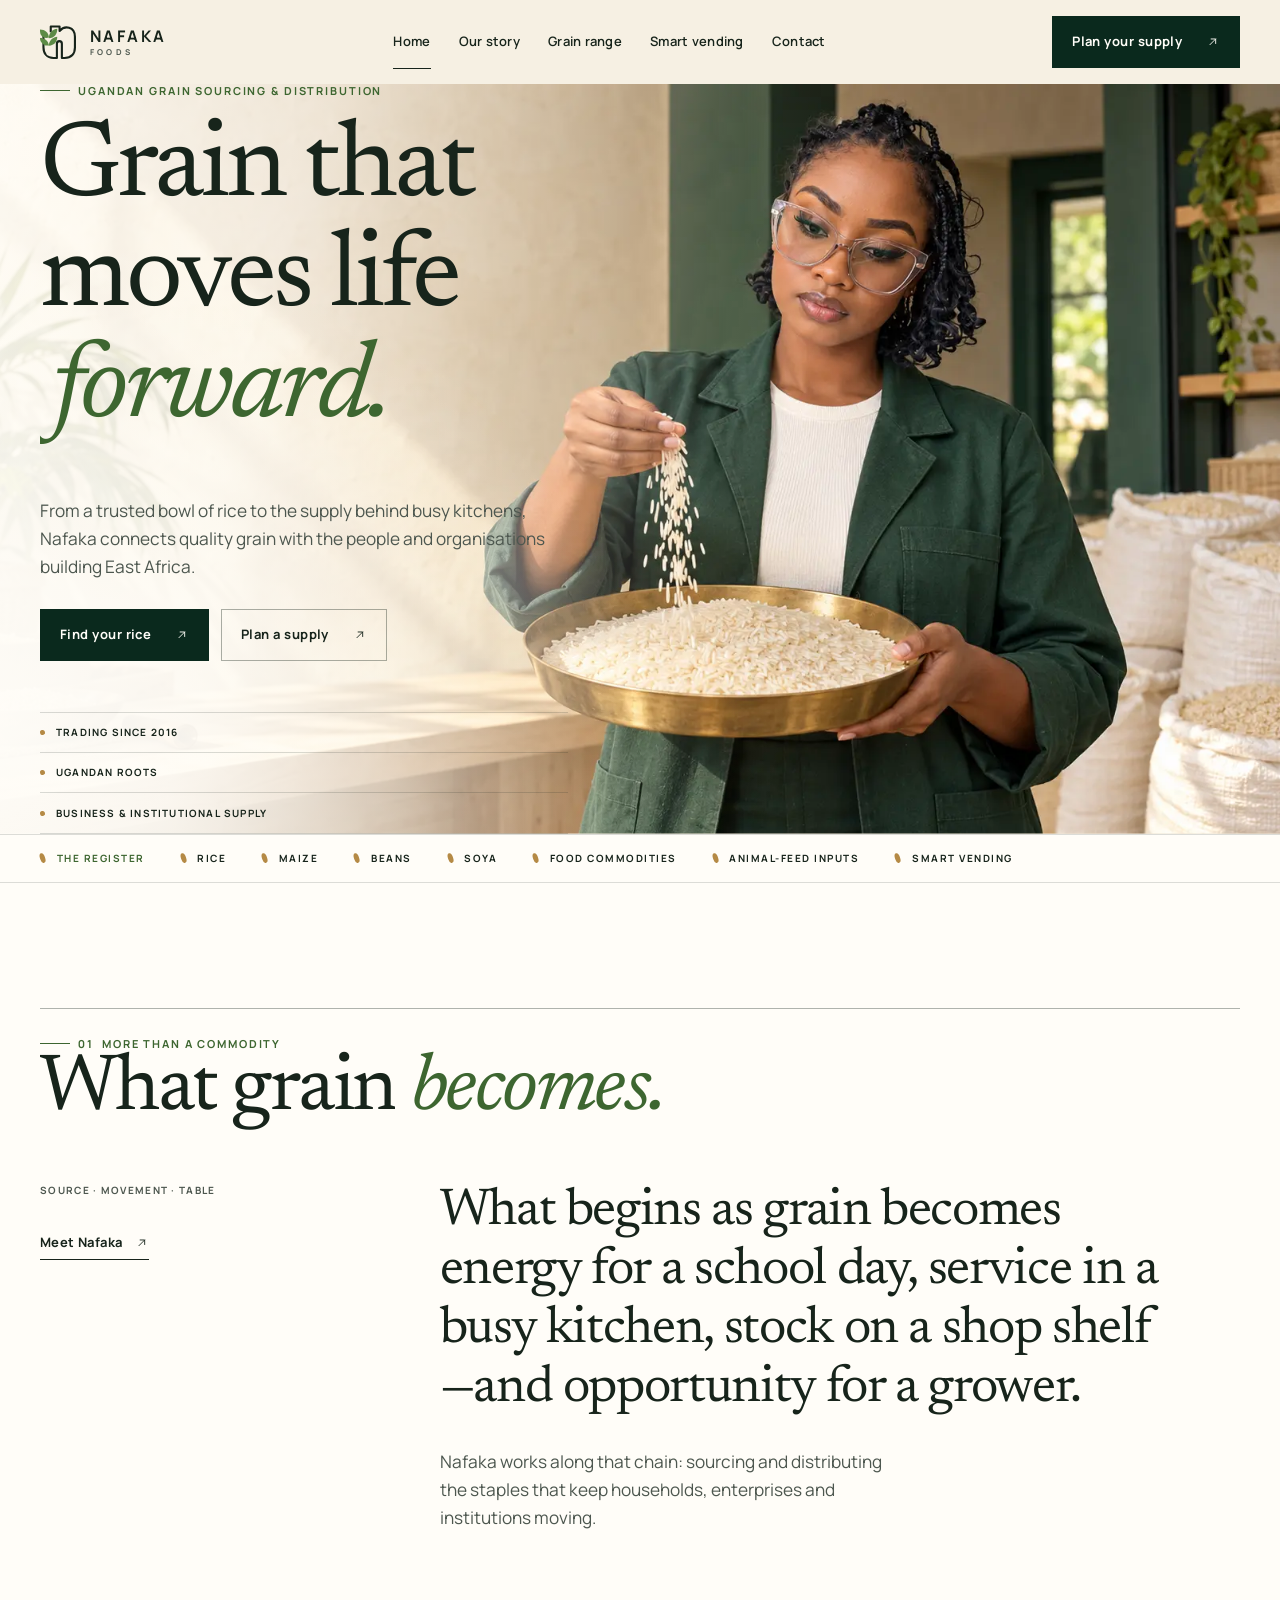
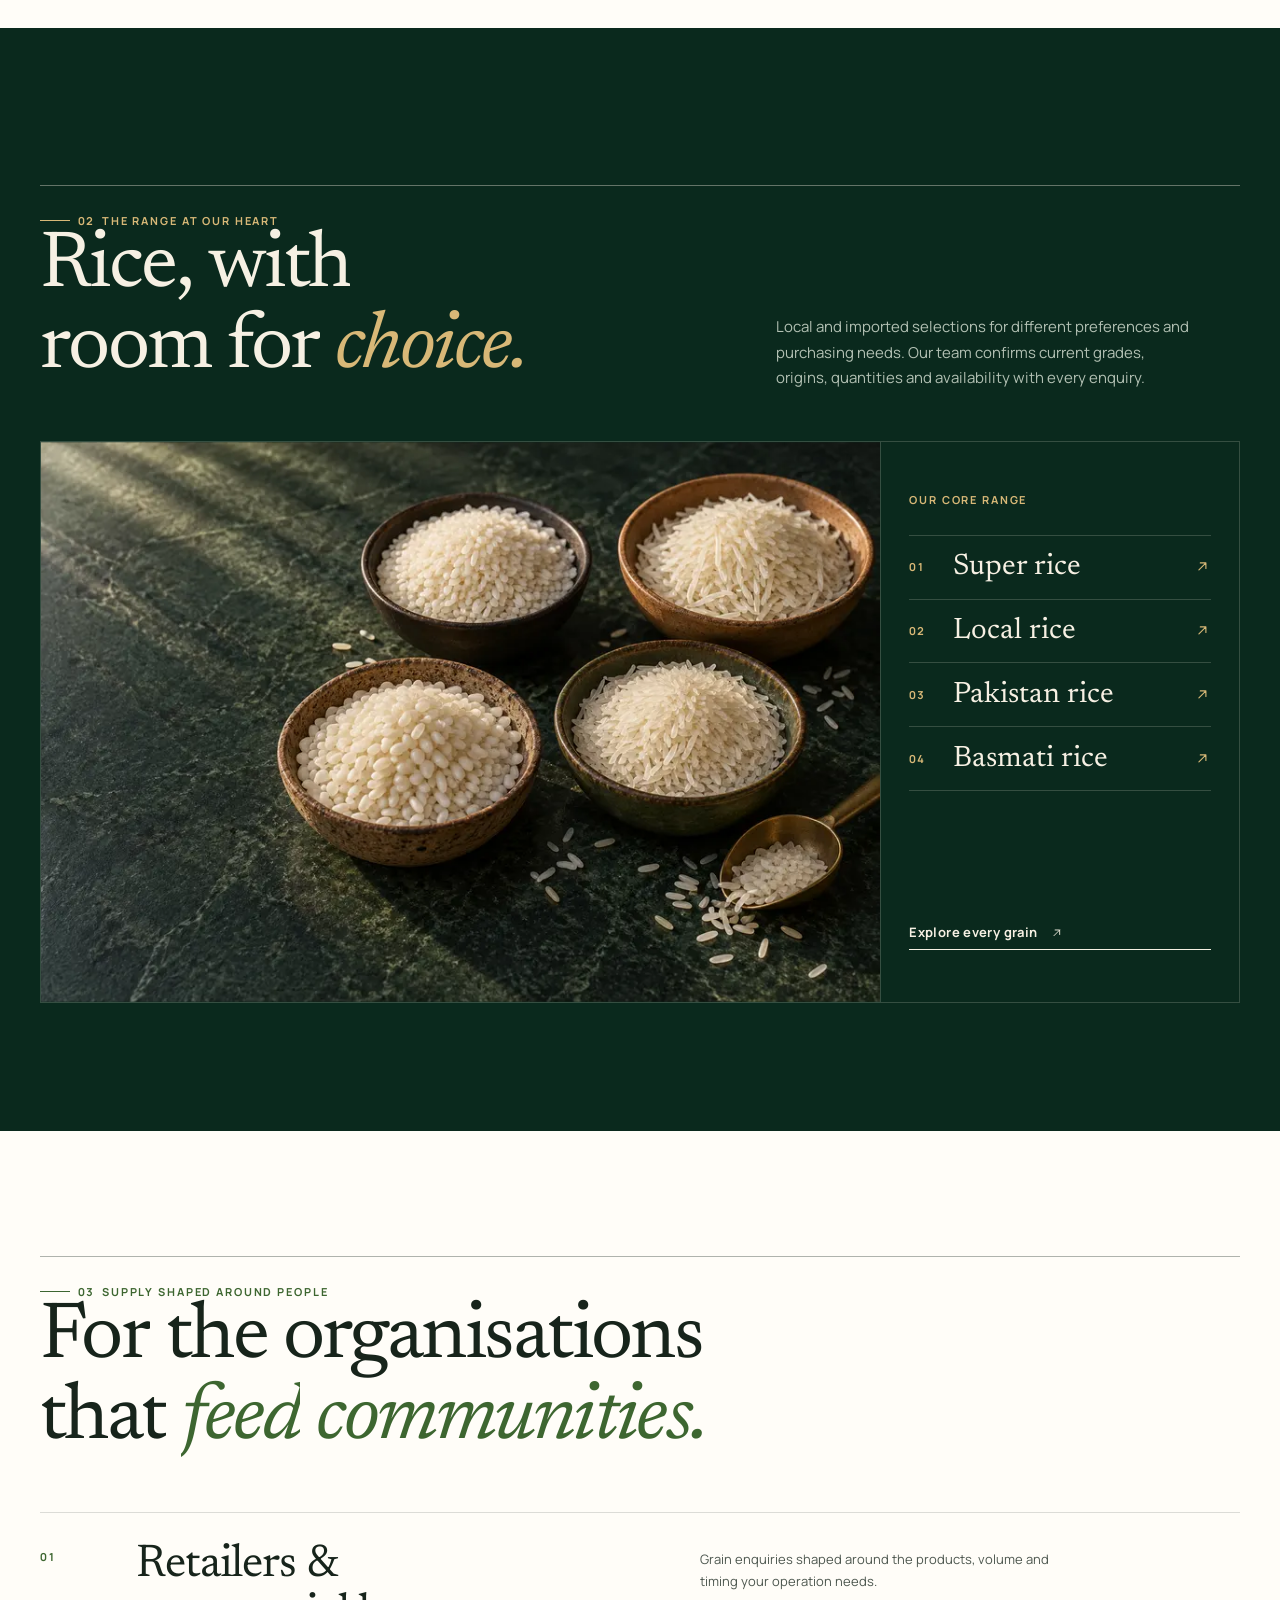
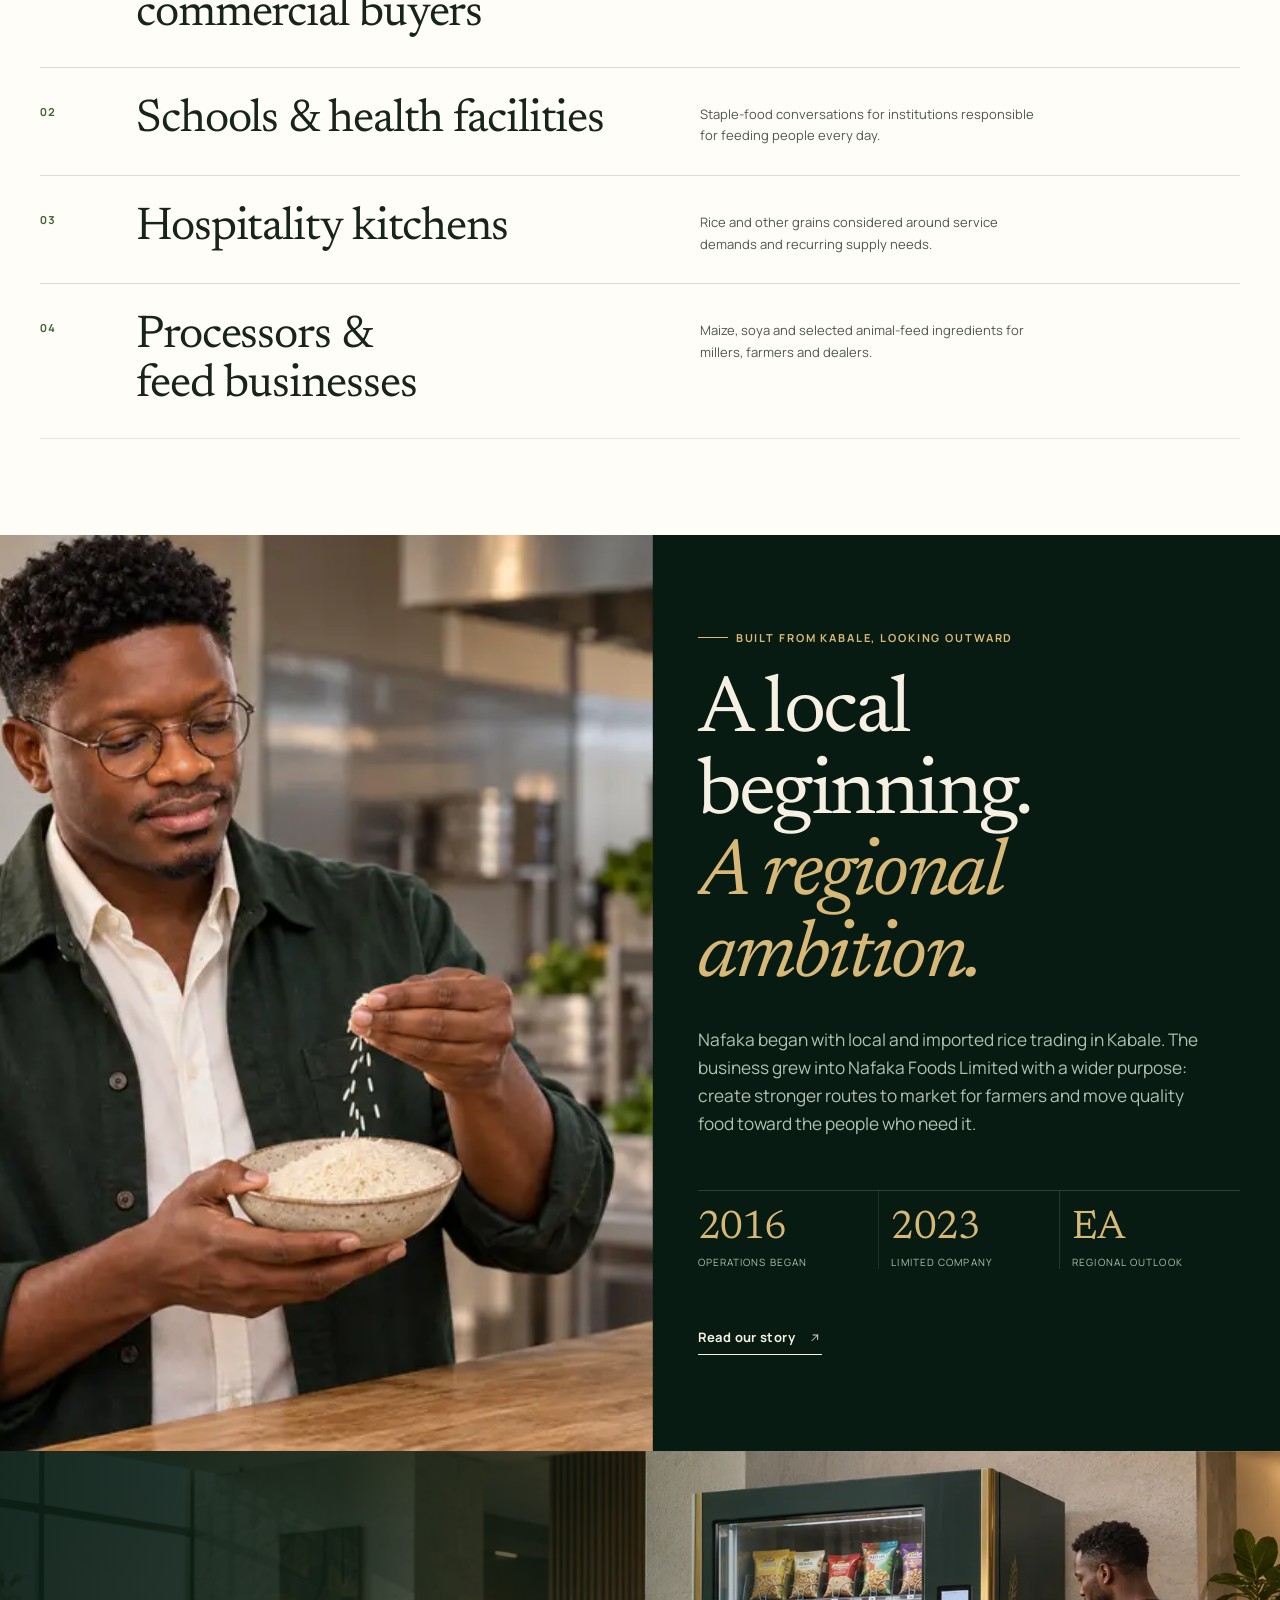
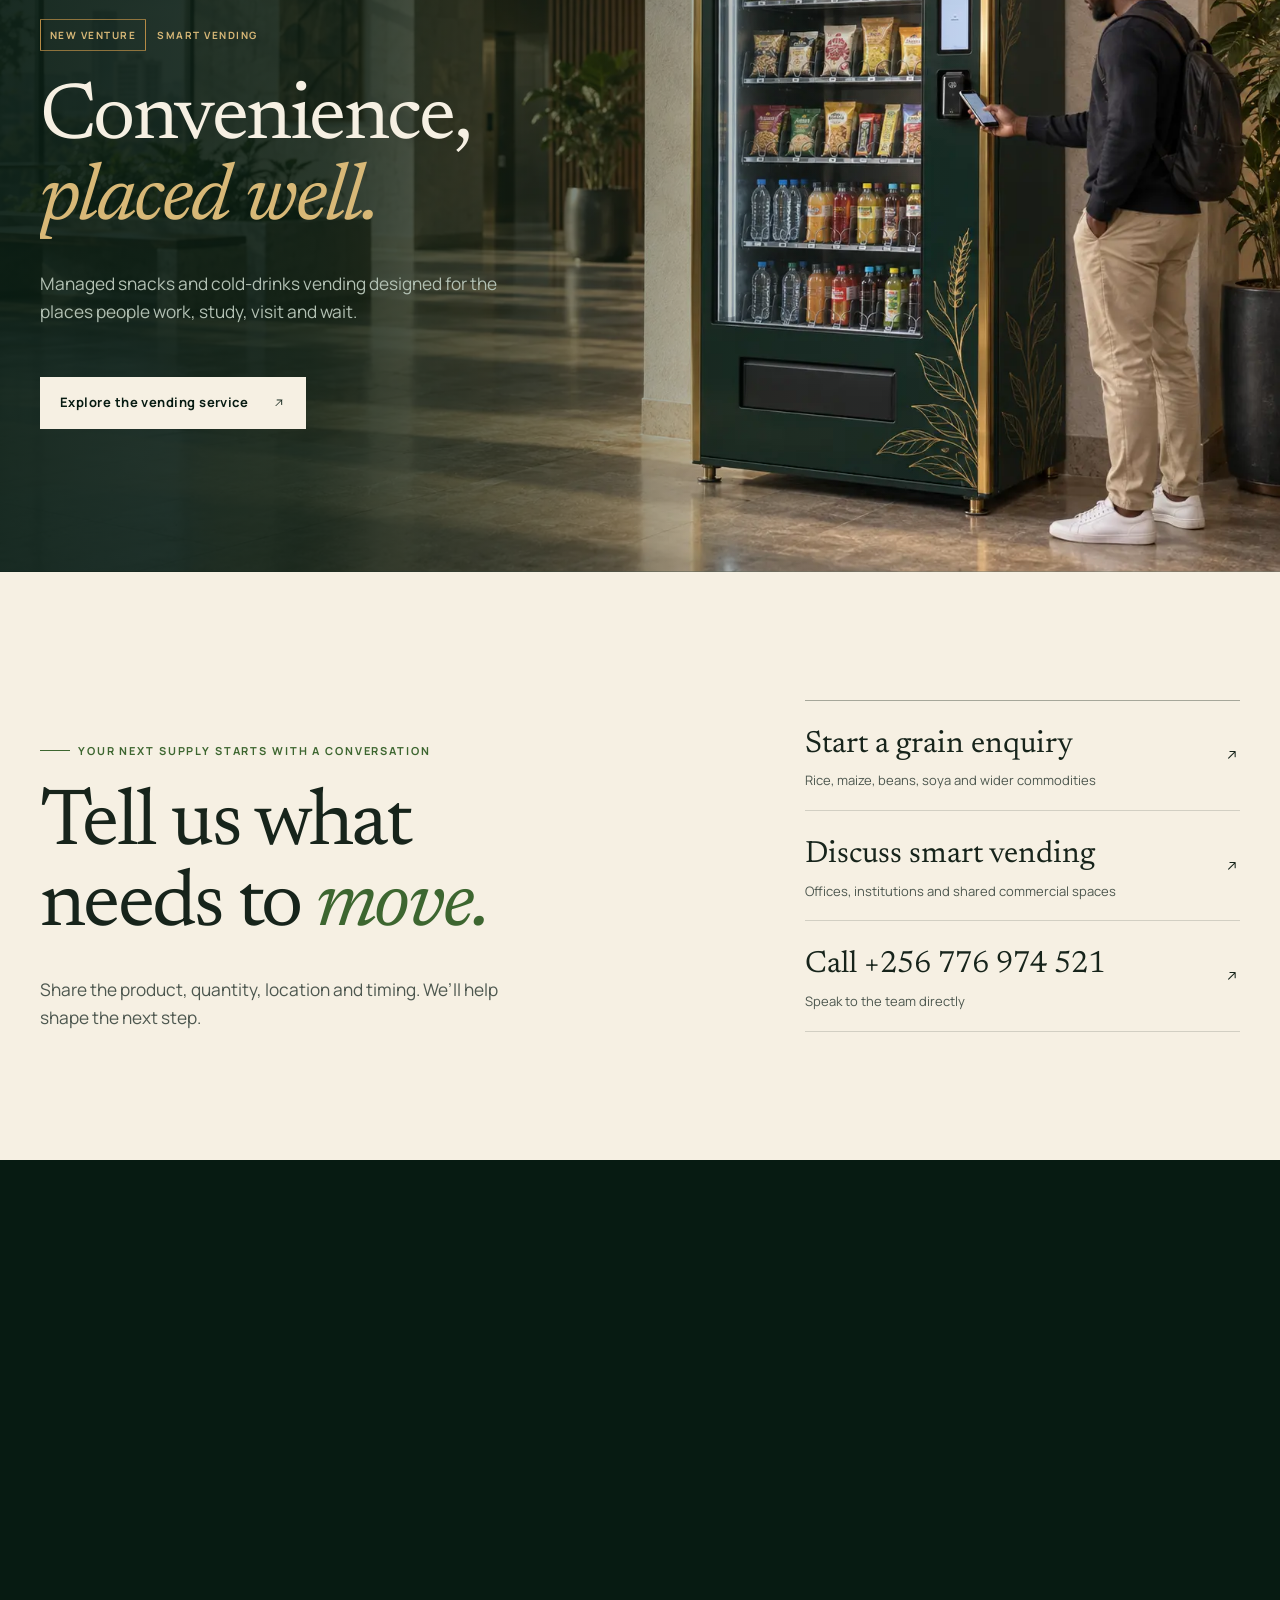
<file: index.html>
<!doctype html>
<!-- Generated by tools/build_pages.py — edit that file, not this one. -->
<html lang="en-UG">
<head>
  <meta charset="utf-8">
  <meta name="viewport" content="width=device-width,initial-scale=1,viewport-fit=cover">
  <meta name="theme-color" content="#0a291d">
  <title>Nafaka Foods | Grain That Moves Life Forward</title>
  <meta name="description" content="Nafaka Foods sources and distributes rice, maize, beans and soya for kitchens, businesses and institutions across Uganda and East Africa.">
  <meta name="robots" content="index,follow">
  <link rel="canonical" href="https://cartelug.github.io/Nafaka_Foods_Website/">
  <meta property="og:type" content="website">
  <meta property="og:site_name" content="Nafaka Foods">
  <meta property="og:locale" content="en_UG">
  <meta property="og:title" content="Nafaka Foods | Grain That Moves Life Forward">
  <meta property="og:description" content="Rice at the heart of a growing Ugandan grain business, connecting quality food with the people and organisations that need it.">
  <meta property="og:image" content="https://cartelug.github.io/Nafaka_Foods_Website/assets/images/v3/hero-desktop-1672.webp">
  <meta property="og:url" content="https://cartelug.github.io/Nafaka_Foods_Website/">
  <meta name="twitter:card" content="summary_large_image">
  <link rel="icon" href="assets/nafaka-mark.svg" type="image/svg+xml">
  <link rel="apple-touch-icon" href="assets/apple-touch-icon.png">
  <link rel="preload" href="assets/fonts/newsreader-400.woff2" as="font" type="font/woff2" crossorigin>
  <link rel="preload" href="assets/fonts/manrope-700.woff2" as="font" type="font/woff2" crossorigin>
  <link rel="preload" href="assets/images/v3/hero-desktop-1672.webp" as="image" media="(min-width:64em)">
  <link rel="preload" href="assets/images/v3/hero-mobile-960.webp" as="image" media="(max-width:63.99em)">
  <link rel="stylesheet" href="assets/css/site.css">
  <script>
  (function(){var d=document.documentElement;d.classList.add('js');
  try{if(!sessionStorage.getItem('nafaka:seen')&&!matchMedia('(prefers-reduced-motion: reduce)').matches){d.classList.add('has-gate')}}catch(e){}
  setTimeout(function(){if(!d.classList.contains('js-ready')){d.classList.remove('js','has-gate')}},3000)})();
  </script>
  <script src="assets/js/enquiry.js" defer></script>
  <script src="assets/js/site.js" defer></script>
  <script type="application/ld+json">{"@context":"https://schema.org","@type":"Organization","name":"Nafaka Foods Limited","url":"https://cartelug.github.io/Nafaka_Foods_Website/","logo":"https://cartelug.github.io/Nafaka_Foods_Website/assets/nafaka-logo.webp","foundingDate":"2023","description":"A Ugandan grain trading, value addition and food distribution company whose operations began in Kabale in 2016.","email":"nafakafoodsmc@gmail.com","telephone":"+256776974521","address":{"@type":"PostalAddress","addressLocality":"Kampala","addressCountry":"UG","postOfficeBoxNumber":"10463"},"contactPoint":[{"@type":"ContactPoint","contactType":"sales","telephone":"+256776974521"},{"@type":"ContactPoint","contactType":"sales","telephone":"+256752974521"}]}</script>
</head>
<body data-nav="light">
  <a class="skip-link" href="#main">Skip to content</a>
  <svg class="icon-sprite" aria-hidden="true" focusable="false" width="0" height="0">
    <defs>
      <symbol id="i-arrow-ne" viewBox="0 0 24 24"><path d="M7 17 17 7M9 7h8v8"/></symbol>
      <symbol id="i-arrow-down" viewBox="0 0 24 24"><path d="M12 5v14M6 13l6 6 6-6"/></symbol>
      <symbol id="i-arrow-up" viewBox="0 0 24 24"><path d="M12 19V5M6 11l6-6 6 6"/></symbol>
      <symbol id="i-arrow-right" viewBox="0 0 24 24"><path d="M4 12h15M13 6l6 6-6 6"/></symbol>
      <symbol id="i-phone" viewBox="0 0 24 24">
        <path d="M8.4 4.5 10 8.2 8 10a12 12 0 0 0 6 6l1.8-2 3.7 1.6v3.1c0 .9-.8 1.6-1.7 1.5C10.6 21 3 13.4 2.6 6.2c0-.9.6-1.7 1.5-1.7Z"/>
      </symbol>
      <symbol id="i-whatsapp" viewBox="0 0 24 24">
        <path d="M3.5 20.5 5 16.6A8.2 8.2 0 1 1 8 19.4Z"/>
        <path d="M8.9 8.3c.3 0 .5 0 .7.4l.8 1.7-.7 1a5.6 5.6 0 0 0 2.9 2.9l1-.8 1.8.8c.3.1.4.3.4.6a2 2 0 0 1-2.8 1.5 8.6 8.6 0 0 1-4.6-4.6 2 2 0 0 1 .5-3.5Z"/>
      </symbol>
      <symbol id="i-mail" viewBox="0 0 24 24">
        <rect x="2.5" y="5" width="19" height="14" rx="1.2"/><path d="m3.4 6.2 8.6 6.6 8.6-6.6"/>
      </symbol>
      <symbol id="i-pin" viewBox="0 0 24 24">
        <path d="M12 21.5C7.6 16.9 5.4 13.4 5.4 10a6.6 6.6 0 1 1 13.2 0c0 3.4-2.2 6.9-6.6 11.5Z"/>
        <circle cx="12" cy="9.8" r="2.4"/>
      </symbol>
      <symbol id="i-grain" viewBox="0 0 24 24">
        <path d="M12 21V8"/>
        <path d="M12 8c0-3 2-5.5 5-6 .3 3.4-1.6 6-5 6ZM12 8C12 5 10 2.5 7 2c-.3 3.4 1.6 6 5 6Z"/>
        <path d="M12 15c0-2.6 1.8-4.8 4.4-5.2.3 3-1.4 5.2-4.4 5.2ZM12 15c0-2.6-1.8-4.8-4.4-5.2-.3 3 1.4 5.2 4.4 5.2Z"/>
      </symbol>
      <symbol id="i-check" viewBox="0 0 24 24"><path d="m4.5 12.5 5 5 10-11"/></symbol>
      <symbol id="i-close" viewBox="0 0 24 24"><path d="M5.5 5.5l13 13M18.5 5.5l-13 13"/></symbol>
    </defs>
  </svg>
  <div class="route-progress" data-scroll-progress aria-hidden="true"></div>
  <div class="grain-gate" aria-hidden="true">
    <div>
      <svg class="grain-gate__mark" viewBox="-14 -12 128 124" fill="none" role="presentation">
        <path class="grain-gate__stroke" d="M28 24V9h23v12C64 5 91 9 91 36v28c0 17-10 27-27 27h-7V54c0-9-13-9-13 0v37h-9C18 91 9 79 9 63V28"/>
        <path class="grain-gate__leaf" d="M10 38C-1 32 0 21 0 17c13 0 23 8 23 21-5 1-9 1-13 0ZM23 38c1-14 11-22 22-23 0 14-7 24-22 25ZM11 57C1 51 0 43 0 39c12 0 22 7 23 19-5 1-8 1-12-1ZM23 57c2-13 11-20 22-21 0 12-7 23-22 23Z"/>
        <ellipse class="grain-gate__grain" cx="49" cy="53" rx="3.1" ry="6.4"/>
      </svg>
      <p class="grain-gate__label meta">Nafaka Foods</p>
    </div>
  </div>
  <header class="site-header">
    <div class="shell nav-rail">
      <a class="brand" href="index.html"><svg class="brand__mark" viewBox="0 0 100 100" fill="none" aria-hidden="true" focusable="false"><path d="M28 24V9h23v12C64 5 91 9 91 36v28c0 17-10 27-27 27h-7V54c0-9-13-9-13 0v37h-9C18 91 9 79 9 63V28" stroke="currentColor" stroke-width="5.5" stroke-linejoin="round"/><path d="M10 38C-1 32 0 21 0 17c13 0 23 8 23 21-5 1-9 1-13 0ZM23 38c1-14 11-22 22-23 0 14-7 24-22 25ZM11 57C1 51 0 43 0 39c12 0 22 7 23 19-5 1-8 1-12-1ZM23 57c2-13 11-20 22-21 0 12-7 23-22 23Z" fill="#5c8b46"/></svg><span class="brand__word">NAFAKA<span>FOODS</span><span class="visually-hidden">— home</span></span></a>
      <nav class="nav-primary" aria-label="Primary">
        <a class="nav-link" href="index.html" aria-current="page">Home</a><a class="nav-link" href="about.html">Our story</a><a class="nav-link" href="products.html">Grain range</a><a class="nav-link" href="services.html">Smart vending</a><a class="nav-link" href="contact.html">Contact</a>
        <span class="nav-indicator" aria-hidden="true"></span>
      </nav>
      <a class="btn nav-action" href="contact.html" data-magnetic>Plan your supply <span class="travel travel--ne" aria-hidden="true"><svg class="icon travel__out" viewBox="0 0 24 24" aria-hidden="true" focusable="false"><use href="#i-arrow-ne"/></svg><svg class="icon travel__in" viewBox="0 0 24 24" aria-hidden="true" focusable="false"><use href="#i-arrow-ne"/></svg></span></a>
      <details class="menu">
        <summary class="menu-trigger" aria-label="Open navigation" aria-expanded="false" aria-controls="menu-panel">
          <span class="menu-trigger__ticks" aria-hidden="true"><i></i><i></i><i></i></span>
        </summary>
        <div class="menu-panel" id="menu-panel">
          <nav class="menu-nav" aria-label="Primary, mobile">
            <a class="menu-link" href="index.html" aria-current="page"><span>Home</span><span class="menu-link__index" aria-hidden="true">01</span></a><a class="menu-link" href="about.html"><span>Our story</span><span class="menu-link__index" aria-hidden="true">02</span></a><a class="menu-link" href="products.html"><span>Grain range</span><span class="menu-link__index" aria-hidden="true">03</span></a><a class="menu-link" href="services.html"><span>Smart vending</span><span class="menu-link__index" aria-hidden="true">04</span></a><a class="menu-link" href="contact.html"><span>Contact</span><span class="menu-link__index" aria-hidden="true">05</span></a>
          </nav>
          <div class="menu-foot">
            <a class="btn" href="https://wa.me/256776974521?text=Hello%20Nafaka%20Foods%2C%20I%20would%20like%20to%20make%20an%20enquiry." target="_blank" rel="noopener noreferrer">Start on WhatsApp <span class="travel travel--ne" aria-hidden="true"><svg class="icon travel__out" viewBox="0 0 24 24" aria-hidden="true" focusable="false"><use href="#i-arrow-ne"/></svg><svg class="icon travel__in" viewBox="0 0 24 24" aria-hidden="true" focusable="false"><use href="#i-arrow-ne"/></svg></span></a>
            <p class="menu-foot__note">Ugandan grain sourcing and distribution.<br>Building forward since 2016.</p>
          </div>
        </div>
      </details>
    </div>
  </header>

  <main id="main" tabindex="-1">
    <section class="hero" data-surface="rice">
      <div class="hero__media parallax" data-depth="22" data-reveal="open">
        <picture>
          <source media="(max-width:63.99em)"
                  srcset="assets/images/v3/hero-mobile-640.webp 640w, assets/images/v3/hero-mobile-960.webp 960w"
                  sizes="100vw" width="640" height="800">
          <img src="assets/images/v3/hero-desktop-1672.webp"
               srcset="assets/images/v3/hero-desktop-1120.webp 1120w, assets/images/v3/hero-desktop-1672.webp 1672w"
               sizes="100vw" alt="A grain specialist examining long-grain white rice in a brass sampling pan"
               width="1672" height="941" fetchpriority="high" decoding="async">
        </picture>
      </div>
      <div class="hero__veil" aria-hidden="true"></div>
      <div class="grain-field" data-ambient aria-hidden="true"><i style="left:32.8%;--d:12.7s;--t:-13.0s;--x:-29px;transform:scale(0.96)"></i><i style="left:36.7%;--d:11.6s;--t:-10.1s;--x:-31px;transform:scale(0.89)"></i><i style="left:8.6%;--d:12.0s;--t:-8.5s;--x:22px;transform:scale(0.7)"></i><i style="left:23.2%;--d:17.9s;--t:-19.0s;--x:5px;transform:scale(0.87)"></i><i style="left:94.7%;--d:11.5s;--t:-17.2s;--x:-14px;transform:scale(0.71)"></i><i style="left:13.2%;--d:14.4s;--t:-16.3s;--x:-22px;transform:scale(0.99)"></i><i style="left:62.7%;--d:15.1s;--t:-11.0s;--x:-30px;transform:scale(0.66)"></i><i style="left:21.6%;--d:18.5s;--t:-8.6s;--x:-13px;transform:scale(0.99)"></i><i style="left:45.1%;--d:14.3s;--t:-15.9s;--x:14px;transform:scale(0.77)"></i><i style="left:56.6%;--d:16.8s;--t:-17.5s;--x:16px;transform:scale(0.8)"></i><i style="left:95.1%;--d:12.3s;--t:-8.4s;--x:17px;transform:scale(0.72)"></i><i style="left:48.5%;--d:11.4s;--t:-13.4s;--x:18px;transform:scale(0.98)"></i><i style="left:85.2%;--d:14.5s;--t:-13.9s;--x:6px;transform:scale(0.99)"></i><i style="left:45.3%;--d:20.2s;--t:-18.9s;--x:-2px;transform:scale(1.04)"></i><i style="left:7.8%;--d:18.7s;--t:-12.9s;--x:34px;transform:scale(1.14)"></i><i style="left:29.0%;--d:15.2s;--t:-13.4s;--x:-32px;transform:scale(0.91)"></i><i style="left:18.0%;--d:12.3s;--t:-1.2s;--x:18px;transform:scale(0.7)"></i><i style="left:25.5%;--d:15.3s;--t:-17.4s;--x:-29px;transform:scale(0.9)"></i></div>

      <div class="shell hero__lede">
        <div class="hero__copy">
          <p class="eyebrow">Ugandan grain sourcing &amp; distribution</p>
          <h1 class="hero__title display-1">
            <span class="hero__line"><span>Grain that</span></span>
            <span class="hero__line"><span>moves life</span></span>
            <span class="hero__line hero__line--step"><span><em>forward.</em></span></span>
          </h1>
        </div>
      </div>

      <div class="shell hero__support">
        <div class="hero__copy">
          <p class="lead">From a trusted bowl of rice to the supply behind busy kitchens,
            Nafaka connects quality grain with the people and organisations building East Africa.</p>
          <div class="cluster hero__actions">
            <a class="btn" href="products.html#rice" data-magnetic>Find your rice <span class="travel travel--ne" aria-hidden="true"><svg class="icon travel__out" viewBox="0 0 24 24" aria-hidden="true" focusable="false"><use href="#i-arrow-ne"/></svg><svg class="icon travel__in" viewBox="0 0 24 24" aria-hidden="true" focusable="false"><use href="#i-arrow-ne"/></svg></span></a>
            <a class="btn btn--line" href="contact.html">Plan a supply <span class="travel travel--ne" aria-hidden="true"><svg class="icon travel__out" viewBox="0 0 24 24" aria-hidden="true" focusable="false"><use href="#i-arrow-ne"/></svg><svg class="icon travel__in" viewBox="0 0 24 24" aria-hidden="true" focusable="false"><use href="#i-arrow-ne"/></svg></span></a>
          </div>
          <ul class="hero__meta">
            <li>Trading since 2016</li>
            <li>Ugandan roots</li>
            <li>Business &amp; institutional supply</li>
          </ul>
        </div>
      </div>
    </section>

    <nav class="route-rail" data-surface="ivory" aria-label="What Nafaka moves">
      <div class="route-rail__track">
        <span class="route-rail__item route-rail__lead" aria-hidden="true">The register</span>
        <a class="route-rail__item" href="products.html#rice">Rice</a><a class="route-rail__item" href="products.html#maize">Maize</a><a class="route-rail__item" href="products.html#beans">Beans</a><a class="route-rail__item" href="products.html#soya">Soya</a><a class="route-rail__item" href="products.html#wider-range">Food commodities</a><a class="route-rail__item" href="products.html#wider-range">Animal-feed inputs</a><a class="route-rail__item" href="services.html">Smart vending</a>
      </div>
    </nav>

    <section class="band" data-surface="ivory">
      <div class="shell">
        <div class="station" data-reveal="draw">
          <p class="eyebrow"><span class="index">01</span>More than a commodity</p>
          <div class="station__head">
            <h2 class="station__title display-2" data-reveal="words">What grain <em>becomes.</em></h2>
            
          </div>
          
        </div>
        <div class="statement__grid">
          <div class="statement__aside" data-reveal="advance">
            <p class="meta">Source &middot; Movement &middot; Table</p>
            <a class="link" href="about.html">Meet Nafaka <span class="travel travel--ne" aria-hidden="true"><svg class="icon travel__out" viewBox="0 0 24 24" aria-hidden="true" focusable="false"><use href="#i-arrow-ne"/></svg><svg class="icon travel__in" viewBox="0 0 24 24" aria-hidden="true" focusable="false"><use href="#i-arrow-ne"/></svg></span></a>
          </div>
          <div data-reveal="fall">
            <p class="quote quote--wide statement__quote">What begins as grain becomes energy for a
              school day, service in a busy kitchen, stock on a shop shelf&mdash;and opportunity for
              a grower.</p>
            <p class="lead">Nafaka works along that chain: sourcing and distributing the staples that
              keep households, enterprises and institutions moving.</p>
          </div>
        </div>
      </div>
    </section>

    <section class="band band--tall" data-surface="forest" id="range">
      <div class="shell">
        <div class="station" data-reveal="draw">
          <p class="eyebrow"><span class="index">02</span>The range at our heart</p>
          <div class="station__head station__grid">
            <h2 class="station__title display-2" data-reveal="words">Rice, with room for <em>choice.</em></h2>
            <p class="station__note prose">Local and imported selections for different preferences and purchasing needs. Our team confirms current grades, origins, quantities and availability with every enquiry.</p>
          </div>
          
        </div>
        <div class="range__stage">
          <div class="figure range__photo parallax" data-depth="18" data-reveal="open">
            <img src="assets/images/v3/rice-range-1536.webp"
                 srcset="assets/images/v3/rice-range-900.webp 900w, assets/images/v3/rice-range-1536.webp 1536w"
                 sizes="(max-width:63.99em) 100vw, 62vw"
                 alt="Four bowls presenting different realistic white-rice grain profiles"
                 width="1536" height="1024" loading="lazy" decoding="async">
          </div>
          <div class="range__index">
            <p class="eyebrow eyebrow--bare">Our core range</p>
            <div class="rice-rows" data-reveal-group="60">
              <a class="rice-row" href="products.html#super-rice">
                <span class="index">01</span>
                <span class="rice-row__name">Super rice</span>
                <span class="rice-row__arrow"><span class="travel travel--ne" aria-hidden="true"><svg class="icon travel__out" viewBox="0 0 24 24" aria-hidden="true" focusable="false"><use href="#i-arrow-ne"/></svg><svg class="icon travel__in" viewBox="0 0 24 24" aria-hidden="true" focusable="false"><use href="#i-arrow-ne"/></svg></span></span>
              </a><a class="rice-row" href="products.html#local-rice">
                <span class="index">02</span>
                <span class="rice-row__name">Local rice</span>
                <span class="rice-row__arrow"><span class="travel travel--ne" aria-hidden="true"><svg class="icon travel__out" viewBox="0 0 24 24" aria-hidden="true" focusable="false"><use href="#i-arrow-ne"/></svg><svg class="icon travel__in" viewBox="0 0 24 24" aria-hidden="true" focusable="false"><use href="#i-arrow-ne"/></svg></span></span>
              </a><a class="rice-row" href="products.html#pakistan-rice">
                <span class="index">03</span>
                <span class="rice-row__name">Pakistan rice</span>
                <span class="rice-row__arrow"><span class="travel travel--ne" aria-hidden="true"><svg class="icon travel__out" viewBox="0 0 24 24" aria-hidden="true" focusable="false"><use href="#i-arrow-ne"/></svg><svg class="icon travel__in" viewBox="0 0 24 24" aria-hidden="true" focusable="false"><use href="#i-arrow-ne"/></svg></span></span>
              </a><a class="rice-row" href="products.html#basmati-rice">
                <span class="index">04</span>
                <span class="rice-row__name">Basmati rice</span>
                <span class="rice-row__arrow"><span class="travel travel--ne" aria-hidden="true"><svg class="icon travel__out" viewBox="0 0 24 24" aria-hidden="true" focusable="false"><use href="#i-arrow-ne"/></svg><svg class="icon travel__in" viewBox="0 0 24 24" aria-hidden="true" focusable="false"><use href="#i-arrow-ne"/></svg></span></span>
              </a>
            </div>
            <a class="link" href="products.html">Explore every grain <span class="travel travel--ne" aria-hidden="true"><svg class="icon travel__out" viewBox="0 0 24 24" aria-hidden="true" focusable="false"><use href="#i-arrow-ne"/></svg><svg class="icon travel__in" viewBox="0 0 24 24" aria-hidden="true" focusable="false"><use href="#i-arrow-ne"/></svg></span></a>
          </div>
        </div>
      </div>
    </section>

    <section class="band" data-surface="ivory">
      <div class="shell">
        <div class="station" data-reveal="draw">
          <p class="eyebrow"><span class="index">03</span>Supply shaped around people</p>
          <div class="station__head">
            <h2 class="station__title display-2" data-reveal="words">For the organisations that <em>feed communities.</em></h2>
            
          </div>
          
        </div>
        <div class="measures" data-reveal-group="70">
          <div class="measure-row" data-reveal="advance">
              <span class="index measure-row__index">01</span>
              <div>
                <h3 class="measure-row__title display-3">Retailers &amp; commercial buyers</h3>
              </div>
              <p class="measure-row__body">Grain enquiries shaped around the products, volume and timing your operation needs.</p>
            </div><div class="measure-row" data-reveal="advance">
              <span class="index measure-row__index">02</span>
              <div>
                <h3 class="measure-row__title display-3">Schools &amp; health facilities</h3>
              </div>
              <p class="measure-row__body">Staple-food conversations for institutions responsible for feeding people every day.</p>
            </div><div class="measure-row" data-reveal="advance">
              <span class="index measure-row__index">03</span>
              <div>
                <h3 class="measure-row__title display-3">Hospitality kitchens</h3>
              </div>
              <p class="measure-row__body">Rice and other grains considered around service demands and recurring supply needs.</p>
            </div><div class="measure-row" data-reveal="advance">
              <span class="index measure-row__index">04</span>
              <div>
                <h3 class="measure-row__title display-3">Processors &amp; feed businesses</h3>
              </div>
              <p class="measure-row__body">Maize, soya and selected animal-feed ingredients for millers, farmers and dealers.</p>
            </div>
        </div>
      </div>
    </section>

    <section class="origin" data-surface="deep">
      <div class="figure origin__media parallax" data-depth="24" data-reveal="open">
        <img src="assets/images/v3/supply-1536.webp"
             srcset="assets/images/v3/supply-900.webp 900w, assets/images/v3/supply-1536.webp 1536w"
             sizes="(max-width:63.99em) 100vw, 51vw"
             alt="A commercial kitchen buyer examining a bowl of uncooked long-grain rice"
             width="1536" height="1024" loading="lazy" decoding="async">
      </div>
      <div class="origin__copy">
        <p class="eyebrow" data-reveal="advance">Built from Kabale, looking outward</p>
        <h2 class="display-2 mt-s" data-reveal="fall">A local beginning.<br><em>A regional ambition.</em></h2>
        <p class="lead mt-s" data-reveal="settle">Nafaka began with local and imported rice trading in
          Kabale. The business grew into Nafaka Foods Limited with a wider purpose: create stronger
          routes to market for farmers and move quality food toward the people who need it.</p>
        <div class="origin__milestones" data-reveal-group="70">
          <div class="origin__milestone" data-reveal="settle">
            <strong class="numeral" data-count>2016</strong><span>Operations began</span>
          </div>
          <div class="origin__milestone" data-reveal="settle">
            <strong class="numeral" data-count>2023</strong><span>Limited company</span>
          </div>
          <div class="origin__milestone" data-reveal="settle">
            <strong class="numeral">EA</strong><span>Regional outlook</span>
          </div>
        </div>
        <p class="mt-m" data-reveal="settle"><a class="link" href="about.html">Read our story <span class="travel travel--ne" aria-hidden="true"><svg class="icon travel__out" viewBox="0 0 24 24" aria-hidden="true" focusable="false"><use href="#i-arrow-ne"/></svg><svg class="icon travel__in" viewBox="0 0 24 24" aria-hidden="true" focusable="false"><use href="#i-arrow-ne"/></svg></span></a></p>
      </div>
    </section>

    <section class="venture" data-surface="deep">
      <div class="figure venture__media parallax" data-depth="20" data-reveal="open">
        <picture>
          <source media="(max-width:56.24em)"
                  srcset="assets/images/v3/vending-mobile-640.webp 640w, assets/images/v3/vending-mobile-960.webp 960w"
                  sizes="100vw" width="640" height="800">
          <img src="assets/images/v3/vending-desktop-1672.webp"
               srcset="assets/images/v3/vending-desktop-1120.webp 1120w, assets/images/v3/vending-desktop-1672.webp 1672w"
               sizes="100vw"
               alt="A professional using a phone at a smart snacks-and-drinks vending machine"
               width="1672" height="941" loading="lazy" decoding="async">
        </picture>
      </div>
      <div class="venture__veil" aria-hidden="true"></div>
      <div class="venture__copy">
        <div class="venture__inner">
          <p class="venture__tag" data-reveal="advance"><span>New venture</span> Smart vending</p>
          <h2 class="display-2" data-reveal="fall">Convenience, <em>placed well.</em></h2>
          <p class="lead mt-s" data-reveal="settle">Managed snacks and cold-drinks vending designed for
            the places people work, study, visit and wait.</p>
          <p class="mt-m" data-reveal="settle">
            <a class="btn" href="services.html" data-magnetic>Explore the vending service <span class="travel travel--ne" aria-hidden="true"><svg class="icon travel__out" viewBox="0 0 24 24" aria-hidden="true" focusable="false"><use href="#i-arrow-ne"/></svg><svg class="icon travel__in" viewBox="0 0 24 24" aria-hidden="true" focusable="false"><use href="#i-arrow-ne"/></svg></span></a>
          </p>
        </div>
      </div>
    </section>

    <section class="band band--tall" data-surface="rice">
      <div class="shell">
        <div class="close-panel__grid">
          <div data-reveal="fall">
            <p class="eyebrow">Your next supply starts with a conversation</p>
            <h2 class="display-2 mt-s">Tell us what needs to <em>move.</em></h2>
            <p class="lead mt-s">Share the product, quantity, location and timing. We&rsquo;ll help shape the next step.</p>
          </div>
          <div class="close-panel__routes" data-reveal-group="80">
            <a class="close-panel__route" href="contact.html">
              <span><strong>Start a grain enquiry</strong><small>Rice, maize, beans, soya and wider commodities</small></span>
              <span class="travel travel--ne" aria-hidden="true"><svg class="icon travel__out" viewBox="0 0 24 24" aria-hidden="true" focusable="false"><use href="#i-arrow-ne"/></svg><svg class="icon travel__in" viewBox="0 0 24 24" aria-hidden="true" focusable="false"><use href="#i-arrow-ne"/></svg></span>
            </a><a class="close-panel__route" href="contact.html?product=Smart%20vending">
              <span><strong>Discuss smart vending</strong><small>Offices, institutions and shared commercial spaces</small></span>
              <span class="travel travel--ne" aria-hidden="true"><svg class="icon travel__out" viewBox="0 0 24 24" aria-hidden="true" focusable="false"><use href="#i-arrow-ne"/></svg><svg class="icon travel__in" viewBox="0 0 24 24" aria-hidden="true" focusable="false"><use href="#i-arrow-ne"/></svg></span>
            </a><a class="close-panel__route" href="tel:+256776974521">
              <span><strong>Call +256 776 974 521</strong><small>Speak to the team directly</small></span>
              <span class="travel travel--ne" aria-hidden="true"><svg class="icon travel__out" viewBox="0 0 24 24" aria-hidden="true" focusable="false"><use href="#i-arrow-ne"/></svg><svg class="icon travel__in" viewBox="0 0 24 24" aria-hidden="true" focusable="false"><use href="#i-arrow-ne"/></svg></span>
            </a>
          </div>
        </div>
      </div>
    </section>
  </main>

  <footer class="site-footer" data-surface="deep">
    <div class="shell">
      <div class="footer-grid">
        <div>
          <a class="brand" href="index.html"><svg class="brand__mark" viewBox="0 0 100 100" fill="none" aria-hidden="true" focusable="false"><path d="M28 24V9h23v12C64 5 91 9 91 36v28c0 17-10 27-27 27h-7V54c0-9-13-9-13 0v37h-9C18 91 9 79 9 63V28" stroke="currentColor" stroke-width="5.5" stroke-linejoin="round"/><path d="M10 38C-1 32 0 21 0 17c13 0 23 8 23 21-5 1-9 1-13 0ZM23 38c1-14 11-22 22-23 0 14-7 24-22 25ZM11 57C1 51 0 43 0 39c12 0 22 7 23 19-5 1-8 1-12-1ZM23 57c2-13 11-20 22-21 0 12-7 23-22 23Z" fill="#5c8b46"/></svg><span class="brand__word">NAFAKA<span>FOODS</span><span class="visually-hidden">— home</span></span></a>
          <p class="footer-note mt-s">Grain that moves life forward. A Ugandan food business connecting
            supply, opportunity and everyday nourishment.</p>
        </div>
        <div>
          <h2 class="footer-heading">Explore</h2>
          <nav class="footer-links" aria-label="Footer"><a href="index.html" aria-current="page">Home</a><a href="about.html">Our story</a><a href="products.html">Grain range</a><a href="services.html">Smart vending</a><a href="contact.html">Contact</a></nav>
        </div>
        <div>
          <h2 class="footer-heading">Start a conversation</h2>
          <div class="footer-links">
            <a href="tel:+256776974521">+256 776 974 521</a>
            <a href="tel:+256752974521">+256 752 974 521</a>
            <a href="mailto:nafakafoodsmc@gmail.com">nafakafoodsmc@gmail.com</a>
          </div>
          <p class="footer-note mt-s">P.O. Box 10463<br>Kampala, Uganda</p>
        </div>
      </div>
      <div class="footer-bottom">
        <span>&copy; <span data-year>2026</span> Nafaka Foods Limited</span>
        <span>Uganda &middot; East Africa</span>
        <a class="to-top" href="#main">Back to top <span class="travel travel--up" aria-hidden="true"><svg class="icon travel__out" viewBox="0 0 24 24" aria-hidden="true" focusable="false"><use href="#i-arrow-up"/></svg><svg class="icon travel__in" viewBox="0 0 24 24" aria-hidden="true" focusable="false"><use href="#i-arrow-up"/></svg></span></a>
      </div>
    </div>
  </footer>
  <aside class="quick-bar" data-surface="ivory" aria-label="Quick contact">
    <a class="btn" href="https://wa.me/256776974521?text=Hello%20Nafaka%20Foods%2C%20I%20would%20like%20to%20make%20an%20enquiry." target="_blank" rel="noopener noreferrer">Enquire on WhatsApp <span class="travel travel--ne" aria-hidden="true"><svg class="icon travel__out" viewBox="0 0 24 24" aria-hidden="true" focusable="false"><use href="#i-arrow-ne"/></svg><svg class="icon travel__in" viewBox="0 0 24 24" aria-hidden="true" focusable="false"><use href="#i-arrow-ne"/></svg></span></a>
    <a class="btn btn--line btn--icon" href="tel:+256776974521" aria-label="Call Nafaka Foods on +256 776 974 521">
      <svg class="icon icon--ring" viewBox="0 0 24 24" aria-hidden="true" focusable="false"><use href="#i-phone"/></svg>
    </a>
  </aside>
</body>
</html>
</file>
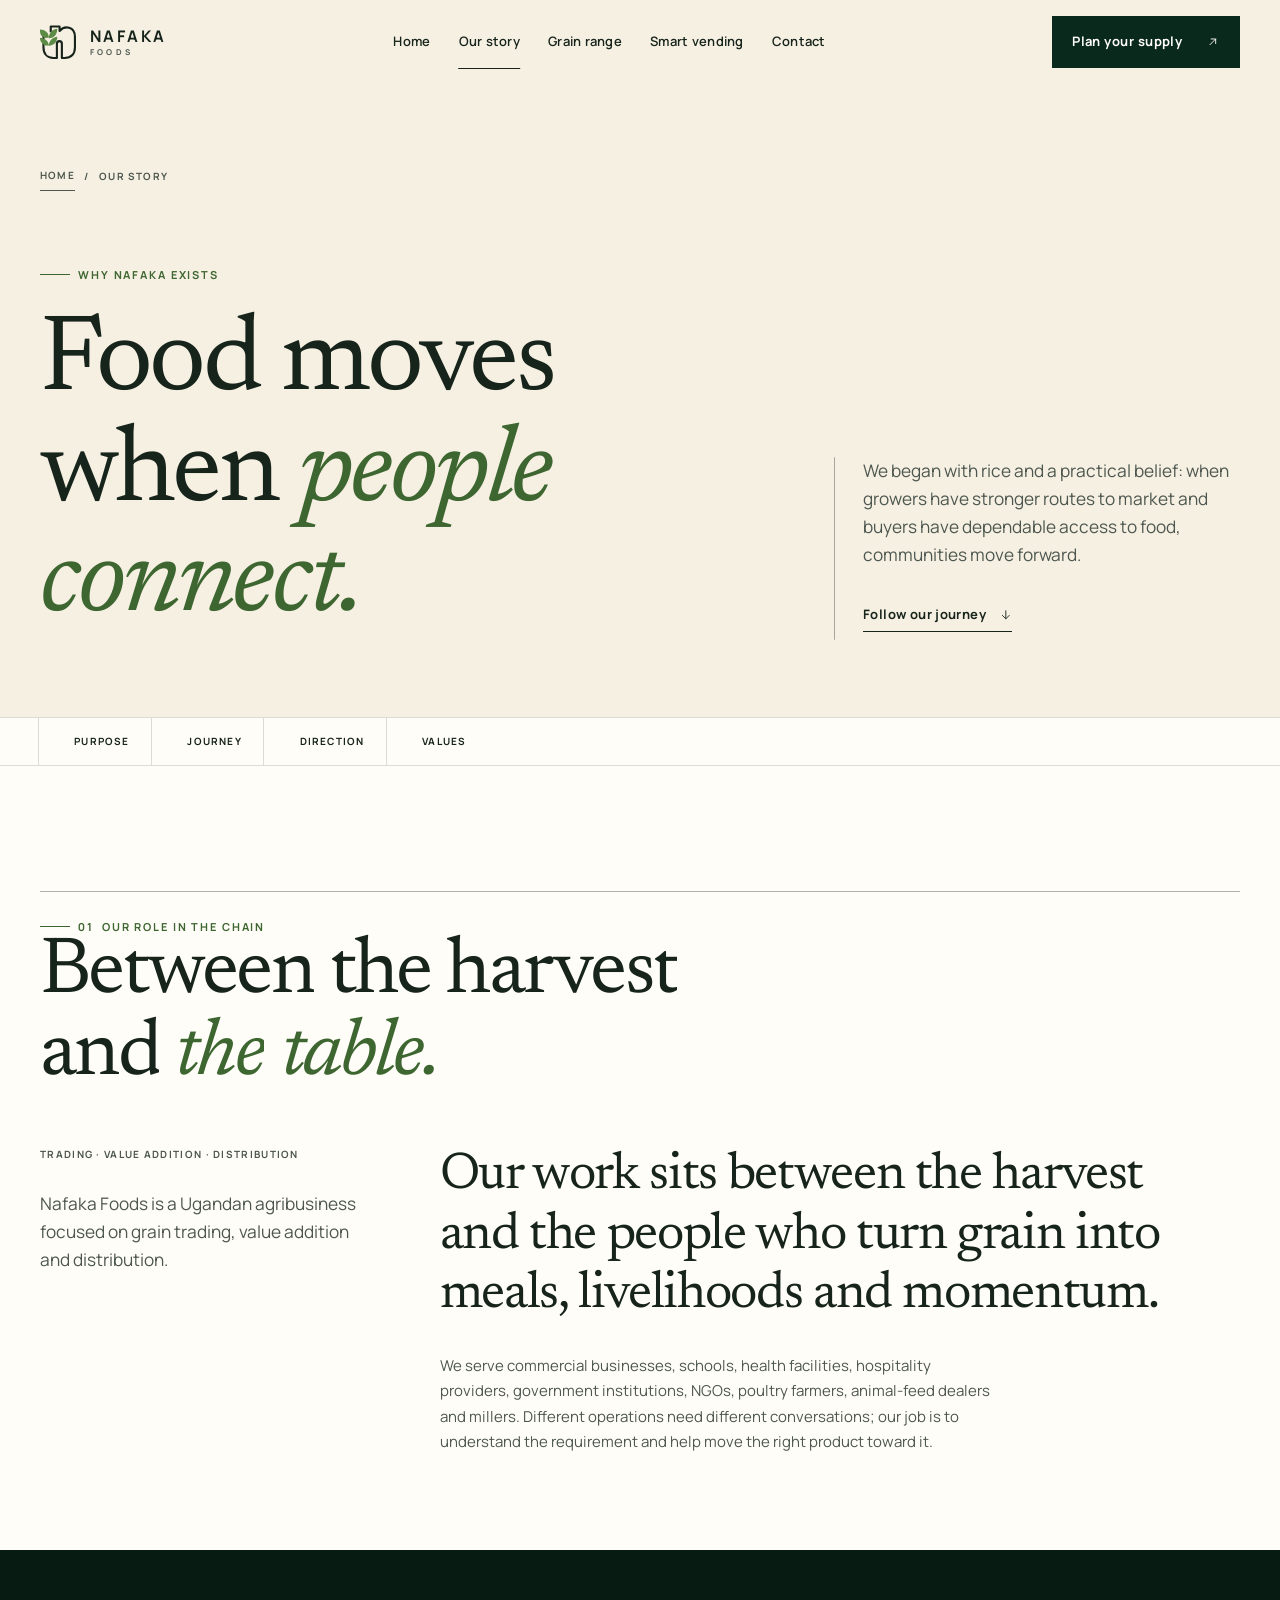
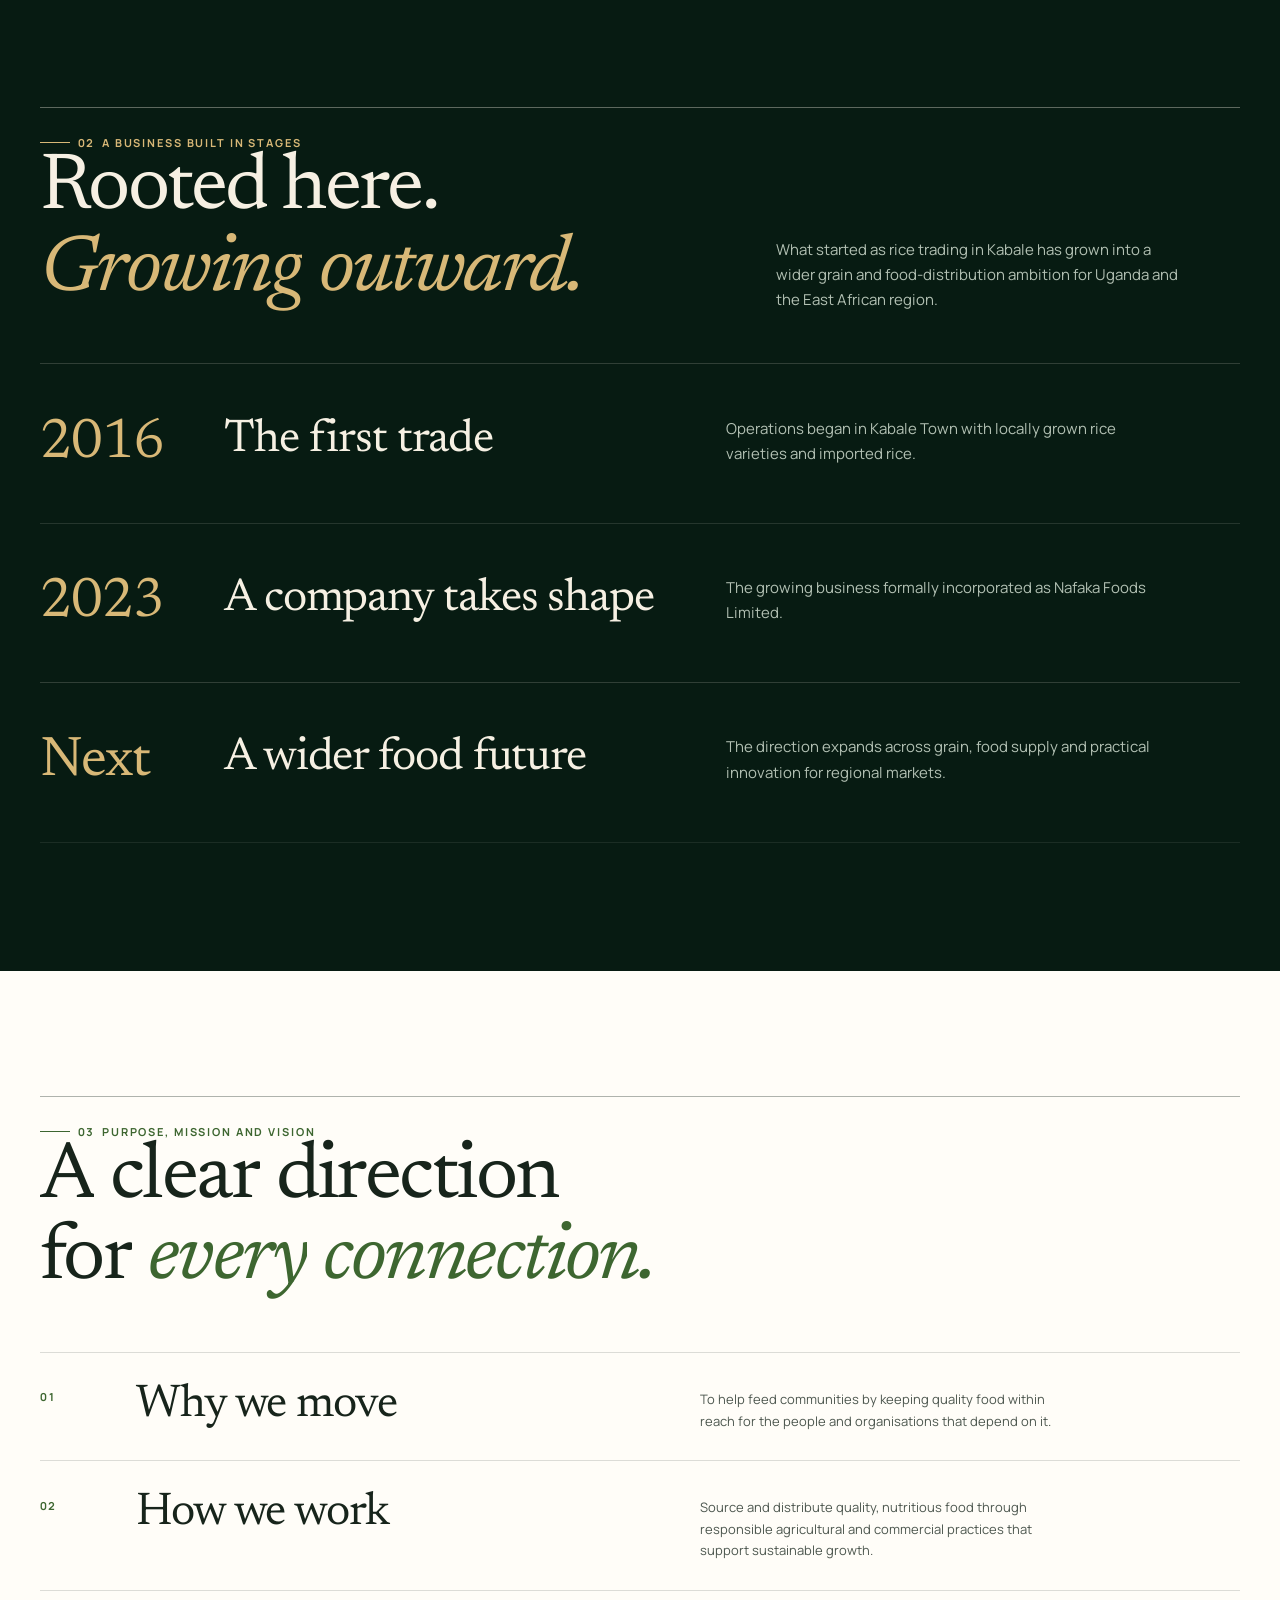
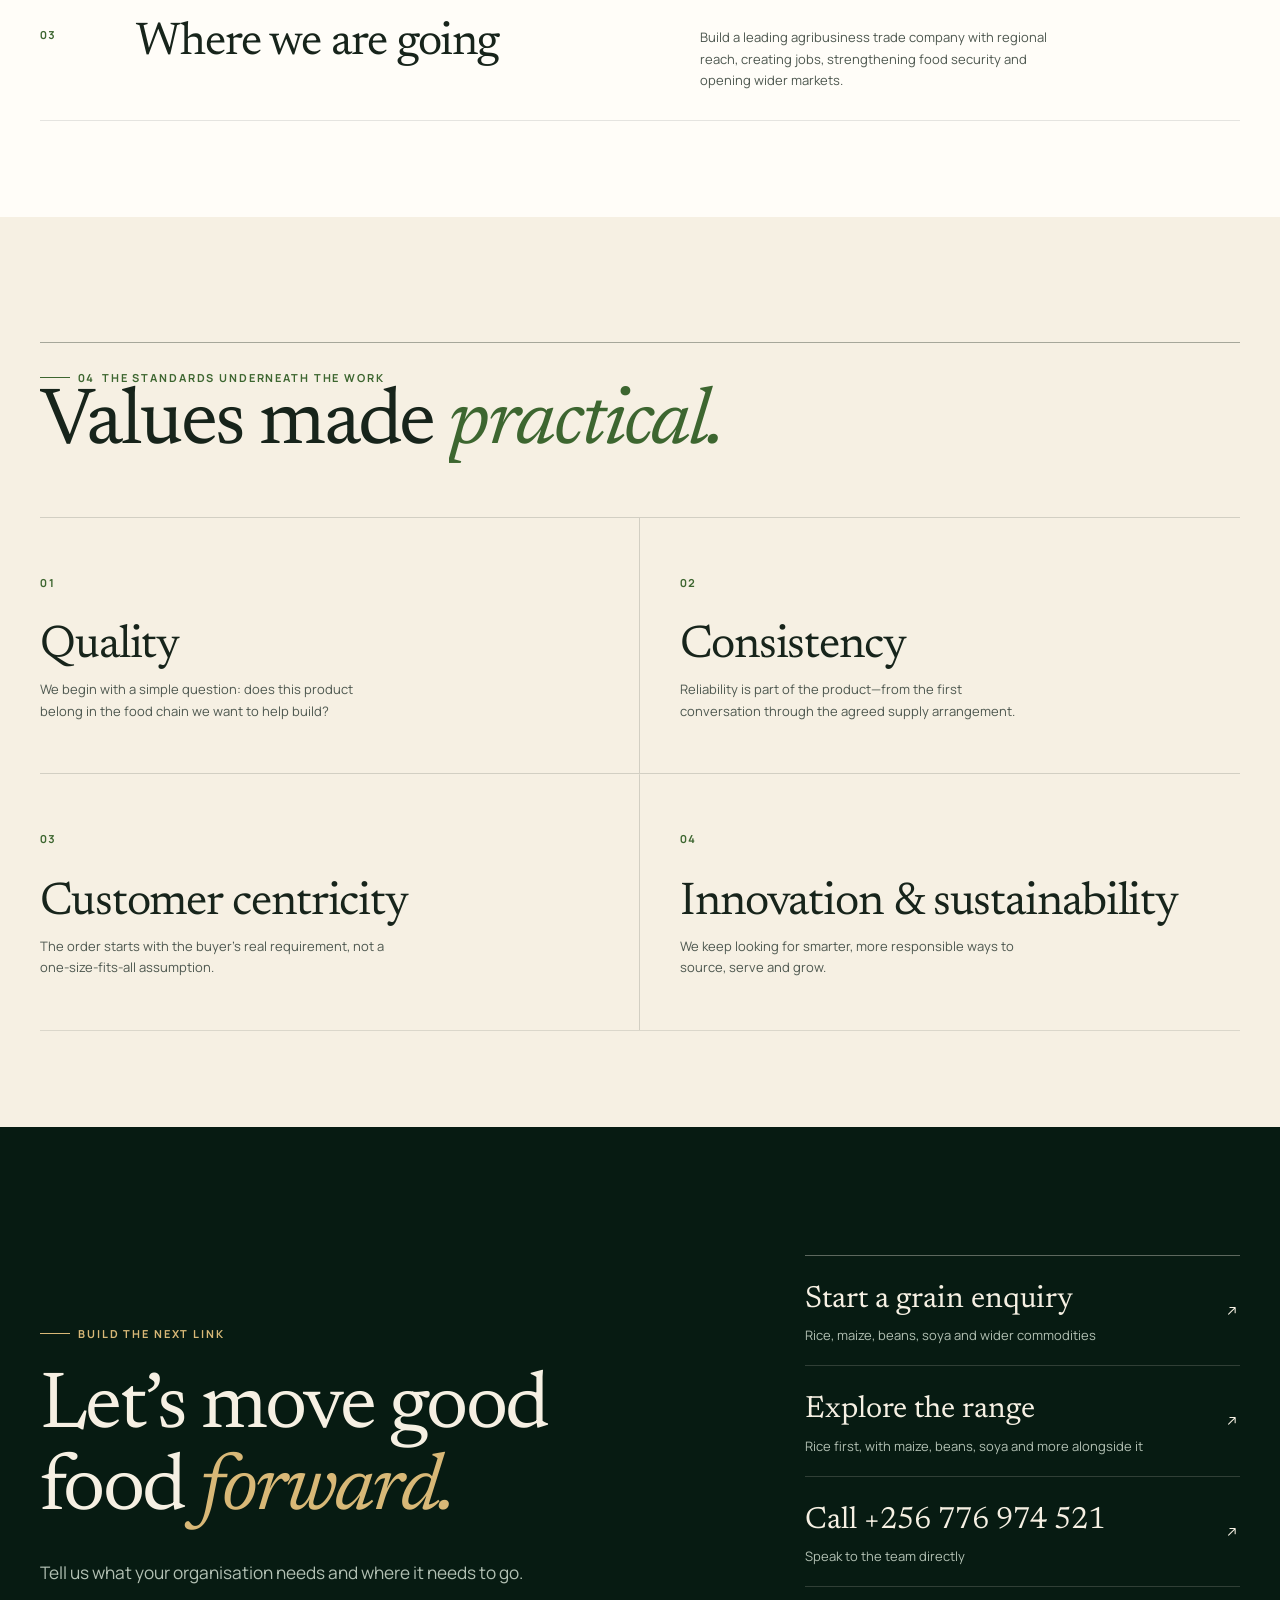
<file: about.html>
<!doctype html>
<!-- Generated by tools/build_pages.py — edit that file, not this one. -->
<html lang="en-UG">
<head>
  <meta charset="utf-8">
  <meta name="viewport" content="width=device-width,initial-scale=1,viewport-fit=cover">
  <meta name="theme-color" content="#0a291d">
  <title>Our Story | Nafaka Foods</title>
  <meta name="description" content="Discover Nafaka Foods’ journey from rice trading in Kabale in 2016 to a Ugandan grain and food-distribution company with a regional outlook.">
  <meta name="robots" content="index,follow">
  <link rel="canonical" href="https://cartelug.github.io/Nafaka_Foods_Website/about.html">
  <meta property="og:type" content="website">
  <meta property="og:site_name" content="Nafaka Foods">
  <meta property="og:locale" content="en_UG">
  <meta property="og:title" content="Our Story | Nafaka Foods">
  <meta property="og:description" content="A Ugandan grain business creating stronger connections between farmers, food and the organisations that serve communities.">
  <meta property="og:image" content="https://cartelug.github.io/Nafaka_Foods_Website/assets/images/v3/supply-1536.webp">
  <meta property="og:url" content="https://cartelug.github.io/Nafaka_Foods_Website/about.html">
  <meta name="twitter:card" content="summary_large_image">
  <link rel="icon" href="assets/nafaka-mark.svg" type="image/svg+xml">
  <link rel="apple-touch-icon" href="assets/apple-touch-icon.png">
  <link rel="preload" href="assets/fonts/newsreader-400.woff2" as="font" type="font/woff2" crossorigin>
  <link rel="preload" href="assets/fonts/manrope-700.woff2" as="font" type="font/woff2" crossorigin>
  <link rel="stylesheet" href="assets/css/site.css">
  <script>
  (function(){var d=document.documentElement;d.classList.add('js');
  try{if(!sessionStorage.getItem('nafaka:seen')&&!matchMedia('(prefers-reduced-motion: reduce)').matches){d.classList.add('has-gate')}}catch(e){}
  setTimeout(function(){if(!d.classList.contains('js-ready')){d.classList.remove('js','has-gate')}},3000)})();
  </script>
  <script src="assets/js/enquiry.js" defer></script>
  <script src="assets/js/site.js" defer></script>
</head>
<body data-nav="light">
  <a class="skip-link" href="#main">Skip to content</a>
  <svg class="icon-sprite" aria-hidden="true" focusable="false" width="0" height="0">
    <defs>
      <symbol id="i-arrow-ne" viewBox="0 0 24 24"><path d="M7 17 17 7M9 7h8v8"/></symbol>
      <symbol id="i-arrow-down" viewBox="0 0 24 24"><path d="M12 5v14M6 13l6 6 6-6"/></symbol>
      <symbol id="i-arrow-up" viewBox="0 0 24 24"><path d="M12 19V5M6 11l6-6 6 6"/></symbol>
      <symbol id="i-arrow-right" viewBox="0 0 24 24"><path d="M4 12h15M13 6l6 6-6 6"/></symbol>
      <symbol id="i-phone" viewBox="0 0 24 24">
        <path d="M8.4 4.5 10 8.2 8 10a12 12 0 0 0 6 6l1.8-2 3.7 1.6v3.1c0 .9-.8 1.6-1.7 1.5C10.6 21 3 13.4 2.6 6.2c0-.9.6-1.7 1.5-1.7Z"/>
      </symbol>
      <symbol id="i-whatsapp" viewBox="0 0 24 24">
        <path d="M3.5 20.5 5 16.6A8.2 8.2 0 1 1 8 19.4Z"/>
        <path d="M8.9 8.3c.3 0 .5 0 .7.4l.8 1.7-.7 1a5.6 5.6 0 0 0 2.9 2.9l1-.8 1.8.8c.3.1.4.3.4.6a2 2 0 0 1-2.8 1.5 8.6 8.6 0 0 1-4.6-4.6 2 2 0 0 1 .5-3.5Z"/>
      </symbol>
      <symbol id="i-mail" viewBox="0 0 24 24">
        <rect x="2.5" y="5" width="19" height="14" rx="1.2"/><path d="m3.4 6.2 8.6 6.6 8.6-6.6"/>
      </symbol>
      <symbol id="i-pin" viewBox="0 0 24 24">
        <path d="M12 21.5C7.6 16.9 5.4 13.4 5.4 10a6.6 6.6 0 1 1 13.2 0c0 3.4-2.2 6.9-6.6 11.5Z"/>
        <circle cx="12" cy="9.8" r="2.4"/>
      </symbol>
      <symbol id="i-grain" viewBox="0 0 24 24">
        <path d="M12 21V8"/>
        <path d="M12 8c0-3 2-5.5 5-6 .3 3.4-1.6 6-5 6ZM12 8C12 5 10 2.5 7 2c-.3 3.4 1.6 6 5 6Z"/>
        <path d="M12 15c0-2.6 1.8-4.8 4.4-5.2.3 3-1.4 5.2-4.4 5.2ZM12 15c0-2.6-1.8-4.8-4.4-5.2-.3 3 1.4 5.2 4.4 5.2Z"/>
      </symbol>
      <symbol id="i-check" viewBox="0 0 24 24"><path d="m4.5 12.5 5 5 10-11"/></symbol>
      <symbol id="i-close" viewBox="0 0 24 24"><path d="M5.5 5.5l13 13M18.5 5.5l-13 13"/></symbol>
    </defs>
  </svg>
  <div class="route-progress" data-scroll-progress aria-hidden="true"></div>
  <div class="grain-gate" aria-hidden="true">
    <div>
      <svg class="grain-gate__mark" viewBox="-14 -12 128 124" fill="none" role="presentation">
        <path class="grain-gate__stroke" d="M28 24V9h23v12C64 5 91 9 91 36v28c0 17-10 27-27 27h-7V54c0-9-13-9-13 0v37h-9C18 91 9 79 9 63V28"/>
        <path class="grain-gate__leaf" d="M10 38C-1 32 0 21 0 17c13 0 23 8 23 21-5 1-9 1-13 0ZM23 38c1-14 11-22 22-23 0 14-7 24-22 25ZM11 57C1 51 0 43 0 39c12 0 22 7 23 19-5 1-8 1-12-1ZM23 57c2-13 11-20 22-21 0 12-7 23-22 23Z"/>
        <ellipse class="grain-gate__grain" cx="49" cy="53" rx="3.1" ry="6.4"/>
      </svg>
      <p class="grain-gate__label meta">Nafaka Foods</p>
    </div>
  </div>
  <header class="site-header">
    <div class="shell nav-rail">
      <a class="brand" href="index.html"><svg class="brand__mark" viewBox="0 0 100 100" fill="none" aria-hidden="true" focusable="false"><path d="M28 24V9h23v12C64 5 91 9 91 36v28c0 17-10 27-27 27h-7V54c0-9-13-9-13 0v37h-9C18 91 9 79 9 63V28" stroke="currentColor" stroke-width="5.5" stroke-linejoin="round"/><path d="M10 38C-1 32 0 21 0 17c13 0 23 8 23 21-5 1-9 1-13 0ZM23 38c1-14 11-22 22-23 0 14-7 24-22 25ZM11 57C1 51 0 43 0 39c12 0 22 7 23 19-5 1-8 1-12-1ZM23 57c2-13 11-20 22-21 0 12-7 23-22 23Z" fill="#5c8b46"/></svg><span class="brand__word">NAFAKA<span>FOODS</span><span class="visually-hidden">— home</span></span></a>
      <nav class="nav-primary" aria-label="Primary">
        <a class="nav-link" href="index.html">Home</a><a class="nav-link" href="about.html" aria-current="page">Our story</a><a class="nav-link" href="products.html">Grain range</a><a class="nav-link" href="services.html">Smart vending</a><a class="nav-link" href="contact.html">Contact</a>
        <span class="nav-indicator" aria-hidden="true"></span>
      </nav>
      <a class="btn nav-action" href="contact.html" data-magnetic>Plan your supply <span class="travel travel--ne" aria-hidden="true"><svg class="icon travel__out" viewBox="0 0 24 24" aria-hidden="true" focusable="false"><use href="#i-arrow-ne"/></svg><svg class="icon travel__in" viewBox="0 0 24 24" aria-hidden="true" focusable="false"><use href="#i-arrow-ne"/></svg></span></a>
      <details class="menu">
        <summary class="menu-trigger" aria-label="Open navigation" aria-expanded="false" aria-controls="menu-panel">
          <span class="menu-trigger__ticks" aria-hidden="true"><i></i><i></i><i></i></span>
        </summary>
        <div class="menu-panel" id="menu-panel">
          <nav class="menu-nav" aria-label="Primary, mobile">
            <a class="menu-link" href="index.html"><span>Home</span><span class="menu-link__index" aria-hidden="true">01</span></a><a class="menu-link" href="about.html" aria-current="page"><span>Our story</span><span class="menu-link__index" aria-hidden="true">02</span></a><a class="menu-link" href="products.html"><span>Grain range</span><span class="menu-link__index" aria-hidden="true">03</span></a><a class="menu-link" href="services.html"><span>Smart vending</span><span class="menu-link__index" aria-hidden="true">04</span></a><a class="menu-link" href="contact.html"><span>Contact</span><span class="menu-link__index" aria-hidden="true">05</span></a>
          </nav>
          <div class="menu-foot">
            <a class="btn" href="https://wa.me/256776974521?text=Hello%20Nafaka%20Foods%2C%20I%20would%20like%20to%20make%20an%20enquiry." target="_blank" rel="noopener noreferrer">Start on WhatsApp <span class="travel travel--ne" aria-hidden="true"><svg class="icon travel__out" viewBox="0 0 24 24" aria-hidden="true" focusable="false"><use href="#i-arrow-ne"/></svg><svg class="icon travel__in" viewBox="0 0 24 24" aria-hidden="true" focusable="false"><use href="#i-arrow-ne"/></svg></span></a>
            <p class="menu-foot__note">Ugandan grain sourcing and distribution.<br>Building forward since 2016.</p>
          </div>
        </div>
      </details>
    </div>
  </header>

  <main id="main" tabindex="-1">
    <section class="masthead" data-surface="rice">
      <div class="shell">
        <p class="masthead__crumb"><a href="index.html">Home</a> <span aria-hidden="true">/</span> Our story</p>
        <div class="masthead__grid">
          <div>
            <p class="eyebrow" data-reveal="advance">Why Nafaka exists</p>
            <h1 class="masthead__title display-1 mt-s" data-reveal="fall">Food moves when <em>people connect.</em></h1>
          </div>
          <div class="masthead__aside" data-reveal="settle">
            <p class="lead">We began with rice and a practical belief: when growers have stronger routes
              to market and buyers have dependable access to food, communities move forward.</p>
            <a class="link btn--down" href="#journey">Follow our journey <span class="travel travel--down" aria-hidden="true"><svg class="icon travel__out" viewBox="0 0 24 24" aria-hidden="true" focusable="false"><use href="#i-arrow-down"/></svg><svg class="icon travel__in" viewBox="0 0 24 24" aria-hidden="true" focusable="false"><use href="#i-arrow-down"/></svg></span></a>
          </div>
        </div>
      </div>
    </section>

    <nav class="chapters" data-surface="ivory" aria-label="On this page">
      <div class="chapters__scroll"><a class="chapters__link" href="#purpose">Purpose</a><a class="chapters__link" href="#journey">Journey</a><a class="chapters__link" href="#direction">Direction</a><a class="chapters__link" href="#values">Values</a></div>
    </nav>

    <section class="band" data-surface="ivory" id="purpose">
      <div class="shell">
        <div class="station" data-reveal="draw">
          <p class="eyebrow"><span class="index">01</span>Our role in the chain</p>
          <div class="station__head">
            <h2 class="station__title display-2" data-reveal="words">Between the harvest and <em>the table.</em></h2>
            
          </div>
          
        </div>
        <div class="statement__grid">
          <div class="statement__aside" data-reveal="advance">
            <p class="meta">Trading &middot; Value addition &middot; Distribution</p>
            <p class="lead">Nafaka Foods is a Ugandan agribusiness focused on grain trading, value
              addition and distribution.</p>
          </div>
          <div data-reveal="fall">
            <p class="quote quote--wide statement__quote">Our work sits between the harvest and the
              people who turn grain into meals, livelihoods and momentum.</p>
            <p class="prose">We serve commercial businesses, schools, health facilities, hospitality
              providers, government institutions, NGOs, poultry farmers, animal-feed dealers and millers.
              Different operations need different conversations; our job is to understand the requirement
              and help move the right product toward it.</p>
          </div>
        </div>
      </div>
    </section>

    <section class="band band--tall" data-surface="deep" id="journey">
      <div class="shell">
        <div class="station" data-reveal="draw">
          <p class="eyebrow"><span class="index">02</span>A business built in stages</p>
          <div class="station__head station__grid">
            <h2 class="station__title display-2" data-reveal="words">Rooted here. <em>Growing outward.</em></h2>
            <p class="station__note prose">What started as rice trading in Kabale has grown into a wider grain and food-distribution ambition for Uganda and the East African region.</p>
          </div>
          
        </div>
        <div class="chronology" data-reveal-group="90">
          <article class="chronology__entry" data-reveal="advance">
              <p class="chronology__year numeral" data-count>2016</p>
              <h3 class="chronology__title display-3">The first trade</h3>
              <p class="chronology__body">Operations began in Kabale Town with locally grown rice varieties and imported rice.</p>
            </article><article class="chronology__entry" data-reveal="advance">
              <p class="chronology__year numeral" data-count>2023</p>
              <h3 class="chronology__title display-3">A company takes shape</h3>
              <p class="chronology__body">The growing business formally incorporated as Nafaka Foods Limited.</p>
            </article><article class="chronology__entry" data-reveal="advance">
              <p class="chronology__year numeral" data-count>Next</p>
              <h3 class="chronology__title display-3">A wider food future</h3>
              <p class="chronology__body">The direction expands across grain, food supply and practical innovation for regional markets.</p>
            </article>
        </div>
      </div>
    </section>

    <section class="band" data-surface="ivory" id="direction">
      <div class="shell">
        <div class="station" data-reveal="draw">
          <p class="eyebrow"><span class="index">03</span>Purpose, mission and vision</p>
          <div class="station__head">
            <h2 class="station__title display-2" data-reveal="words">A clear direction for <em>every connection.</em></h2>
            
          </div>
          
        </div>
        <div class="measures" data-reveal-group="70">
          <div class="measure-row" data-reveal="advance">
              <span class="index measure-row__index">01</span>
              <div><h3 class="measure-row__title display-3">Why we move</h3></div>
              <p class="measure-row__body">To help feed communities by keeping quality food within reach for the people and organisations that depend on it.</p>
            </div><div class="measure-row" data-reveal="advance">
              <span class="index measure-row__index">02</span>
              <div><h3 class="measure-row__title display-3">How we work</h3></div>
              <p class="measure-row__body">Source and distribute quality, nutritious food through responsible agricultural and commercial practices that support sustainable growth.</p>
            </div><div class="measure-row" data-reveal="advance">
              <span class="index measure-row__index">03</span>
              <div><h3 class="measure-row__title display-3">Where we are going</h3></div>
              <p class="measure-row__body">Build a leading agribusiness trade company with regional reach, creating jobs, strengthening food security and opening wider markets.</p>
            </div>
        </div>
      </div>
    </section>

    <section class="band" data-surface="rice" id="values">
      <div class="shell">
        <div class="station" data-reveal="draw">
          <p class="eyebrow"><span class="index">04</span>The standards underneath the work</p>
          <div class="station__head">
            <h2 class="station__title display-2" data-reveal="words">Values made <em>practical.</em></h2>
            
          </div>
          
        </div>
        <div class="principles" data-reveal-group="70">
          <article class="principle" data-reveal="settle">
              <span class="index">01</span>
              <h3 class="principle__title display-3">Quality</h3>
              <p class="principle__body">We begin with a simple question: does this product belong in the food chain we want to help build?</p>
            </article><article class="principle" data-reveal="settle">
              <span class="index">02</span>
              <h3 class="principle__title display-3">Consistency</h3>
              <p class="principle__body">Reliability is part of the product&mdash;from the first conversation through the agreed supply arrangement.</p>
            </article><article class="principle" data-reveal="settle">
              <span class="index">03</span>
              <h3 class="principle__title display-3">Customer centricity</h3>
              <p class="principle__body">The order starts with the buyer&rsquo;s real requirement, not a one-size-fits-all assumption.</p>
            </article><article class="principle" data-reveal="settle">
              <span class="index">04</span>
              <h3 class="principle__title display-3">Innovation &amp; sustainability</h3>
              <p class="principle__body">We keep looking for smarter, more responsible ways to source, serve and grow.</p>
            </article>
        </div>
      </div>
    </section>

    <section class="band band--tall" data-surface="deep">
      <div class="shell">
        <div class="close-panel__grid">
          <div data-reveal="fall">
            <p class="eyebrow">Build the next link</p>
            <h2 class="display-2 mt-s">Let&rsquo;s move good food <em>forward.</em></h2>
            <p class="lead mt-s">Tell us what your organisation needs and where it needs to go.</p>
          </div>
          <div class="close-panel__routes" data-reveal-group="80">
            <a class="close-panel__route" href="contact.html">
              <span><strong>Start a grain enquiry</strong><small>Rice, maize, beans, soya and wider commodities</small></span>
              <span class="travel travel--ne" aria-hidden="true"><svg class="icon travel__out" viewBox="0 0 24 24" aria-hidden="true" focusable="false"><use href="#i-arrow-ne"/></svg><svg class="icon travel__in" viewBox="0 0 24 24" aria-hidden="true" focusable="false"><use href="#i-arrow-ne"/></svg></span>
            </a><a class="close-panel__route" href="products.html">
              <span><strong>Explore the range</strong><small>Rice first, with maize, beans, soya and more alongside it</small></span>
              <span class="travel travel--ne" aria-hidden="true"><svg class="icon travel__out" viewBox="0 0 24 24" aria-hidden="true" focusable="false"><use href="#i-arrow-ne"/></svg><svg class="icon travel__in" viewBox="0 0 24 24" aria-hidden="true" focusable="false"><use href="#i-arrow-ne"/></svg></span>
            </a><a class="close-panel__route" href="tel:+256776974521">
              <span><strong>Call +256 776 974 521</strong><small>Speak to the team directly</small></span>
              <span class="travel travel--ne" aria-hidden="true"><svg class="icon travel__out" viewBox="0 0 24 24" aria-hidden="true" focusable="false"><use href="#i-arrow-ne"/></svg><svg class="icon travel__in" viewBox="0 0 24 24" aria-hidden="true" focusable="false"><use href="#i-arrow-ne"/></svg></span>
            </a>
          </div>
        </div>
      </div>
    </section>
  </main>

  <footer class="site-footer" data-surface="deep">
    <div class="shell">
      <div class="footer-grid">
        <div>
          <a class="brand" href="index.html"><svg class="brand__mark" viewBox="0 0 100 100" fill="none" aria-hidden="true" focusable="false"><path d="M28 24V9h23v12C64 5 91 9 91 36v28c0 17-10 27-27 27h-7V54c0-9-13-9-13 0v37h-9C18 91 9 79 9 63V28" stroke="currentColor" stroke-width="5.5" stroke-linejoin="round"/><path d="M10 38C-1 32 0 21 0 17c13 0 23 8 23 21-5 1-9 1-13 0ZM23 38c1-14 11-22 22-23 0 14-7 24-22 25ZM11 57C1 51 0 43 0 39c12 0 22 7 23 19-5 1-8 1-12-1ZM23 57c2-13 11-20 22-21 0 12-7 23-22 23Z" fill="#5c8b46"/></svg><span class="brand__word">NAFAKA<span>FOODS</span><span class="visually-hidden">— home</span></span></a>
          <p class="footer-note mt-s">Grain that moves life forward. A Ugandan food business connecting
            supply, opportunity and everyday nourishment.</p>
        </div>
        <div>
          <h2 class="footer-heading">Explore</h2>
          <nav class="footer-links" aria-label="Footer"><a href="index.html">Home</a><a href="about.html" aria-current="page">Our story</a><a href="products.html">Grain range</a><a href="services.html">Smart vending</a><a href="contact.html">Contact</a></nav>
        </div>
        <div>
          <h2 class="footer-heading">Start a conversation</h2>
          <div class="footer-links">
            <a href="tel:+256776974521">+256 776 974 521</a>
            <a href="tel:+256752974521">+256 752 974 521</a>
            <a href="mailto:nafakafoodsmc@gmail.com">nafakafoodsmc@gmail.com</a>
          </div>
          <p class="footer-note mt-s">P.O. Box 10463<br>Kampala, Uganda</p>
        </div>
      </div>
      <div class="footer-bottom">
        <span>&copy; <span data-year>2026</span> Nafaka Foods Limited</span>
        <span>Uganda &middot; East Africa</span>
        <a class="to-top" href="#main">Back to top <span class="travel travel--up" aria-hidden="true"><svg class="icon travel__out" viewBox="0 0 24 24" aria-hidden="true" focusable="false"><use href="#i-arrow-up"/></svg><svg class="icon travel__in" viewBox="0 0 24 24" aria-hidden="true" focusable="false"><use href="#i-arrow-up"/></svg></span></a>
      </div>
    </div>
  </footer>
  <aside class="quick-bar" data-surface="ivory" aria-label="Quick contact">
    <a class="btn" href="https://wa.me/256776974521?text=Hello%20Nafaka%20Foods%2C%20I%20would%20like%20to%20make%20an%20enquiry." target="_blank" rel="noopener noreferrer">Enquire on WhatsApp <span class="travel travel--ne" aria-hidden="true"><svg class="icon travel__out" viewBox="0 0 24 24" aria-hidden="true" focusable="false"><use href="#i-arrow-ne"/></svg><svg class="icon travel__in" viewBox="0 0 24 24" aria-hidden="true" focusable="false"><use href="#i-arrow-ne"/></svg></span></a>
    <a class="btn btn--line btn--icon" href="tel:+256776974521" aria-label="Call Nafaka Foods on +256 776 974 521">
      <svg class="icon icon--ring" viewBox="0 0 24 24" aria-hidden="true" focusable="false"><use href="#i-phone"/></svg>
    </a>
  </aside>
</body>
</html>
</file>
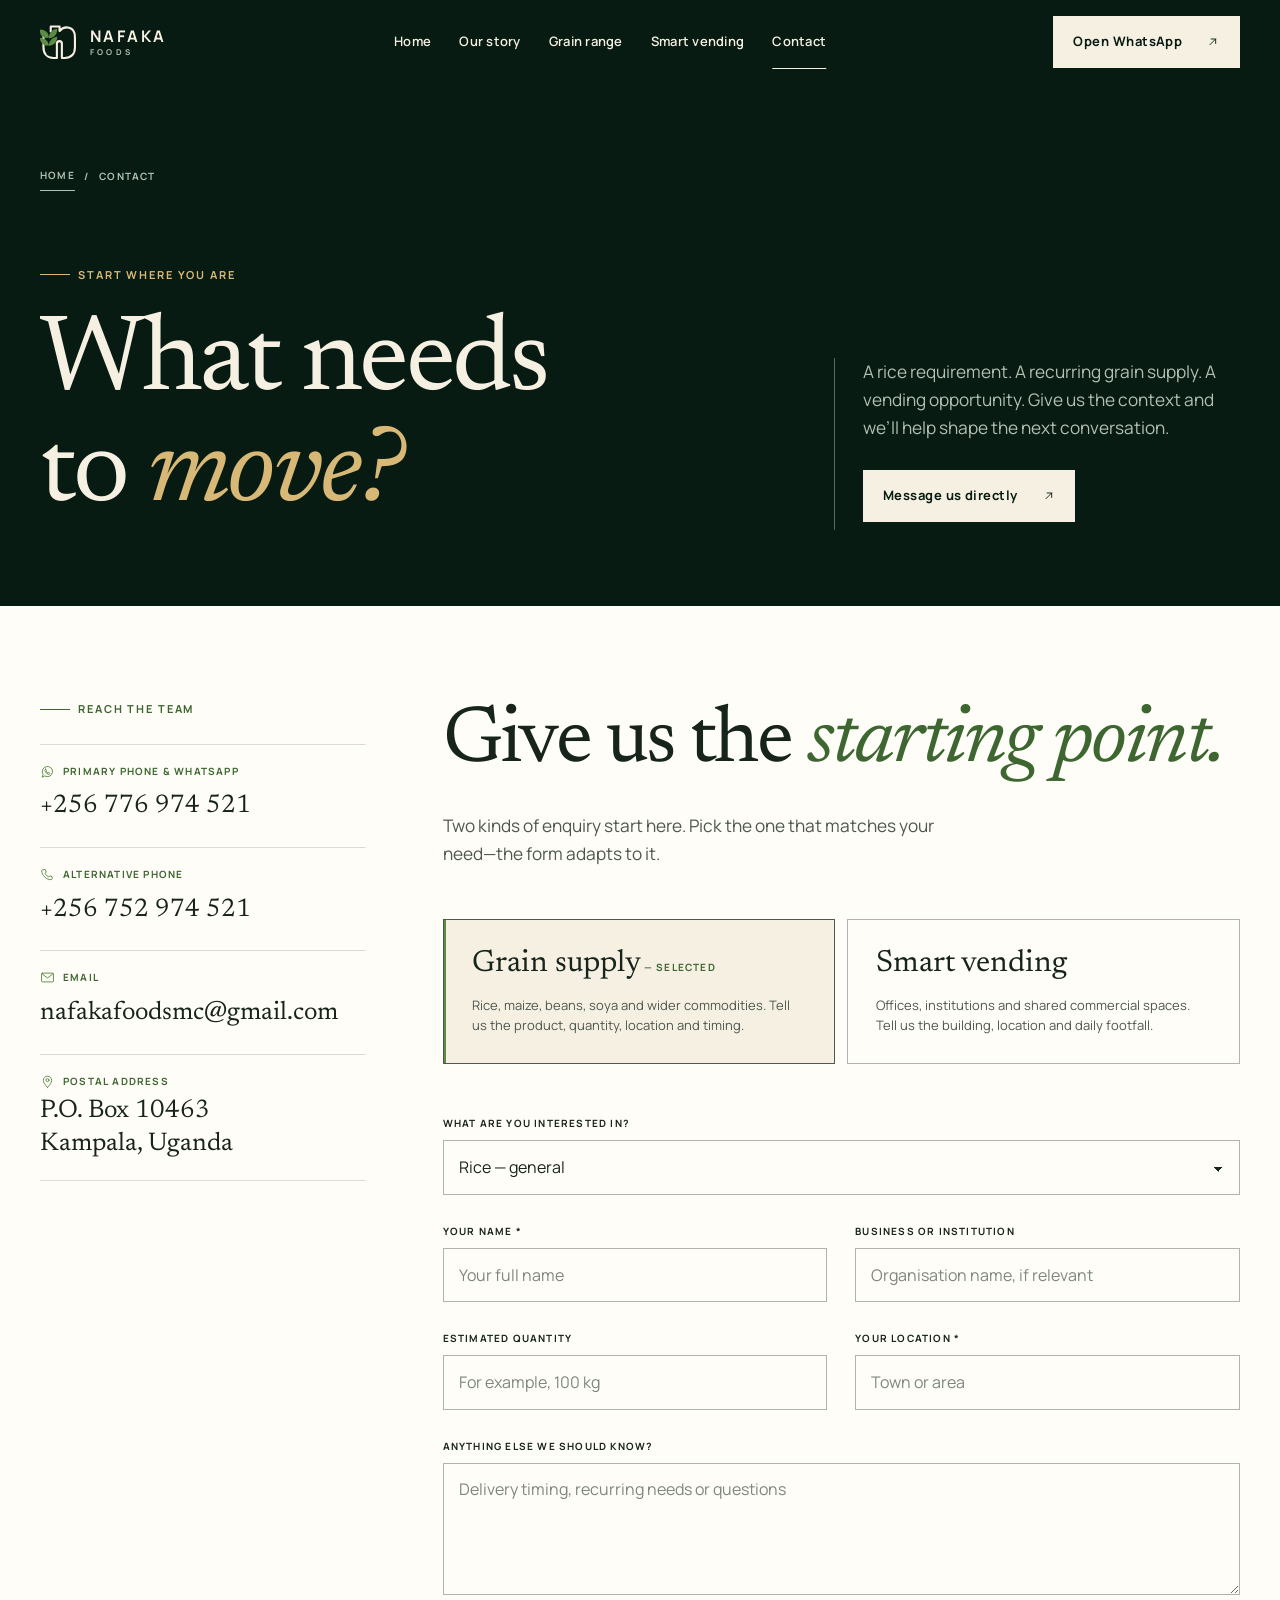
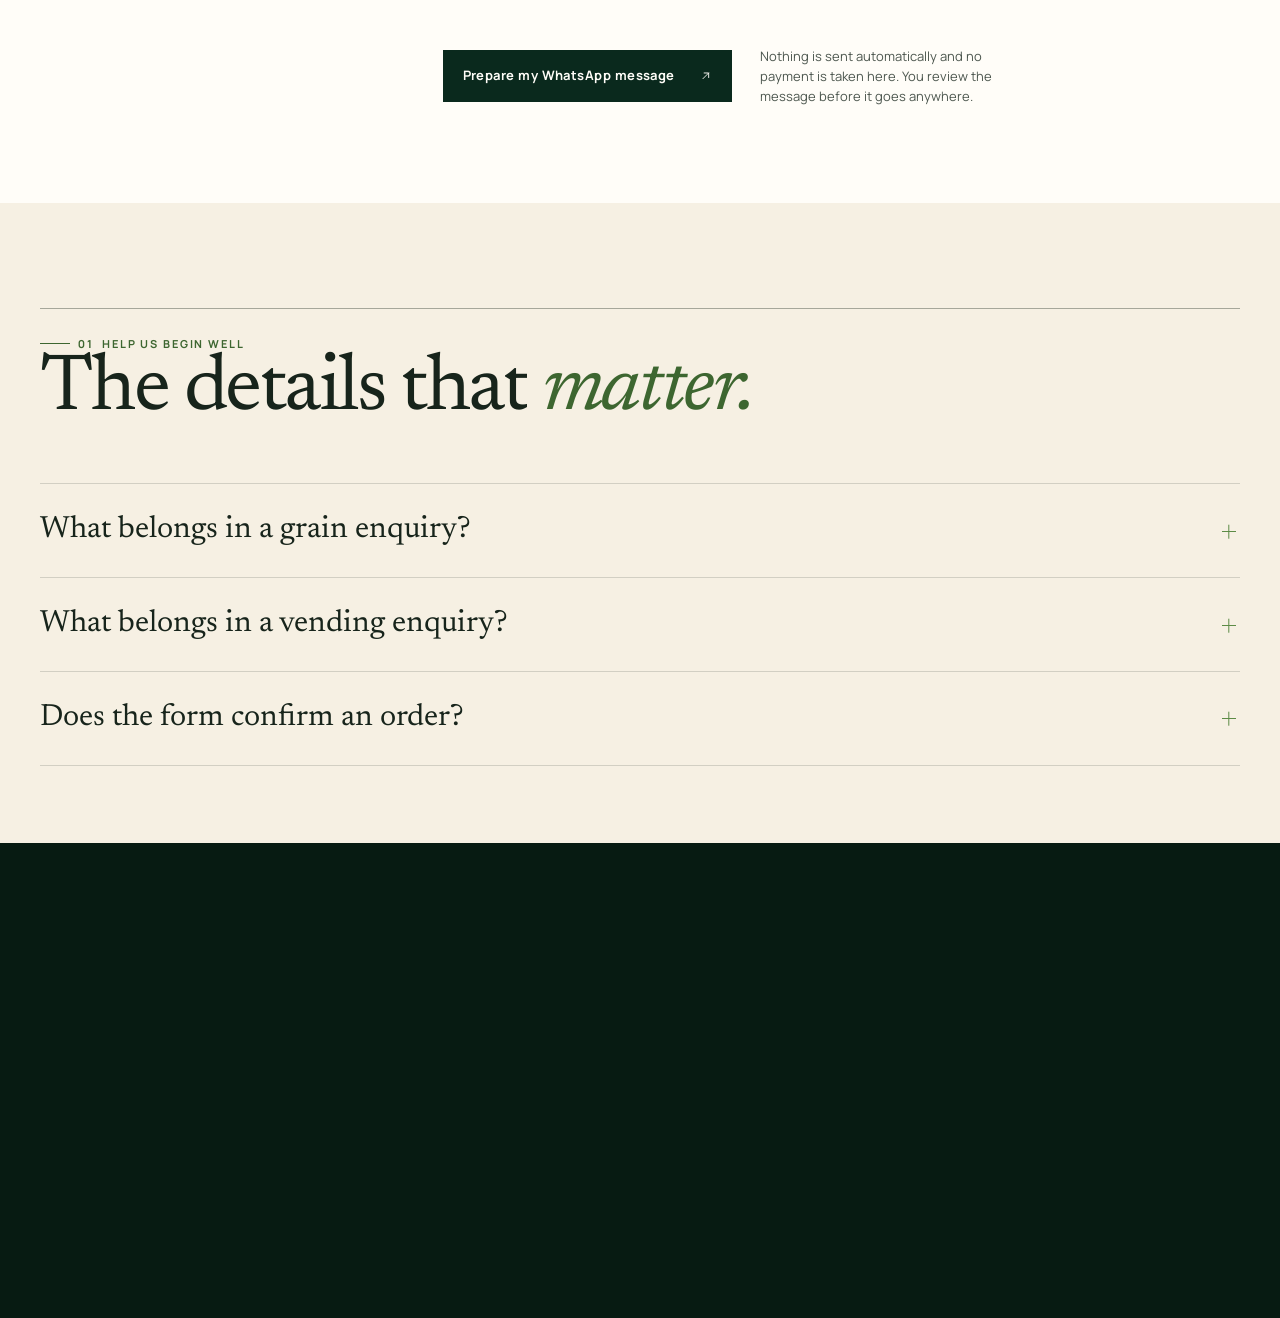
<file: contact.html>
<!doctype html>
<!-- Generated by tools/build_pages.py — edit that file, not this one. -->
<html lang="en-UG">
<head>
  <meta charset="utf-8">
  <meta name="viewport" content="width=device-width,initial-scale=1,viewport-fit=cover">
  <meta name="theme-color" content="#0a291d">
  <title>Contact &amp; Supply Enquiries | Nafaka Foods</title>
  <meta name="description" content="Talk to Nafaka Foods about rice, grain supply or smart vending. Prepare a direct WhatsApp enquiry, call or email the team.">
  <meta name="robots" content="index,follow">
  <link rel="canonical" href="https://cartelug.github.io/Nafaka_Foods_Website/contact.html">
  <meta property="og:type" content="website">
  <meta property="og:site_name" content="Nafaka Foods">
  <meta property="og:locale" content="en_UG">
  <meta property="og:title" content="Start a Conversation | Nafaka Foods">
  <meta property="og:description" content="Tell Nafaka what you need, where it needs to go and when you need it.">
  <meta property="og:image" content="https://cartelug.github.io/Nafaka_Foods_Website/assets/images/v3/hero-desktop-1672.webp">
  <meta property="og:url" content="https://cartelug.github.io/Nafaka_Foods_Website/contact.html">
  <meta name="twitter:card" content="summary_large_image">
  <link rel="icon" href="assets/nafaka-mark.svg" type="image/svg+xml">
  <link rel="apple-touch-icon" href="assets/apple-touch-icon.png">
  <link rel="preload" href="assets/fonts/newsreader-400.woff2" as="font" type="font/woff2" crossorigin>
  <link rel="preload" href="assets/fonts/manrope-700.woff2" as="font" type="font/woff2" crossorigin>
  <link rel="stylesheet" href="assets/css/site.css">
  <script>
  (function(){var d=document.documentElement;d.classList.add('js');
  try{if(!sessionStorage.getItem('nafaka:seen')&&!matchMedia('(prefers-reduced-motion: reduce)').matches){d.classList.add('has-gate')}}catch(e){}
  setTimeout(function(){if(!d.classList.contains('js-ready')){d.classList.remove('js','has-gate')}},3000)})();
  </script>
  <script src="assets/js/enquiry.js" defer></script>
  <script src="assets/js/site.js" defer></script>
</head>
<body data-nav="dark">
  <a class="skip-link" href="#main">Skip to content</a>
  <svg class="icon-sprite" aria-hidden="true" focusable="false" width="0" height="0">
    <defs>
      <symbol id="i-arrow-ne" viewBox="0 0 24 24"><path d="M7 17 17 7M9 7h8v8"/></symbol>
      <symbol id="i-arrow-down" viewBox="0 0 24 24"><path d="M12 5v14M6 13l6 6 6-6"/></symbol>
      <symbol id="i-arrow-up" viewBox="0 0 24 24"><path d="M12 19V5M6 11l6-6 6 6"/></symbol>
      <symbol id="i-arrow-right" viewBox="0 0 24 24"><path d="M4 12h15M13 6l6 6-6 6"/></symbol>
      <symbol id="i-phone" viewBox="0 0 24 24">
        <path d="M8.4 4.5 10 8.2 8 10a12 12 0 0 0 6 6l1.8-2 3.7 1.6v3.1c0 .9-.8 1.6-1.7 1.5C10.6 21 3 13.4 2.6 6.2c0-.9.6-1.7 1.5-1.7Z"/>
      </symbol>
      <symbol id="i-whatsapp" viewBox="0 0 24 24">
        <path d="M3.5 20.5 5 16.6A8.2 8.2 0 1 1 8 19.4Z"/>
        <path d="M8.9 8.3c.3 0 .5 0 .7.4l.8 1.7-.7 1a5.6 5.6 0 0 0 2.9 2.9l1-.8 1.8.8c.3.1.4.3.4.6a2 2 0 0 1-2.8 1.5 8.6 8.6 0 0 1-4.6-4.6 2 2 0 0 1 .5-3.5Z"/>
      </symbol>
      <symbol id="i-mail" viewBox="0 0 24 24">
        <rect x="2.5" y="5" width="19" height="14" rx="1.2"/><path d="m3.4 6.2 8.6 6.6 8.6-6.6"/>
      </symbol>
      <symbol id="i-pin" viewBox="0 0 24 24">
        <path d="M12 21.5C7.6 16.9 5.4 13.4 5.4 10a6.6 6.6 0 1 1 13.2 0c0 3.4-2.2 6.9-6.6 11.5Z"/>
        <circle cx="12" cy="9.8" r="2.4"/>
      </symbol>
      <symbol id="i-grain" viewBox="0 0 24 24">
        <path d="M12 21V8"/>
        <path d="M12 8c0-3 2-5.5 5-6 .3 3.4-1.6 6-5 6ZM12 8C12 5 10 2.5 7 2c-.3 3.4 1.6 6 5 6Z"/>
        <path d="M12 15c0-2.6 1.8-4.8 4.4-5.2.3 3-1.4 5.2-4.4 5.2ZM12 15c0-2.6-1.8-4.8-4.4-5.2-.3 3 1.4 5.2 4.4 5.2Z"/>
      </symbol>
      <symbol id="i-check" viewBox="0 0 24 24"><path d="m4.5 12.5 5 5 10-11"/></symbol>
      <symbol id="i-close" viewBox="0 0 24 24"><path d="M5.5 5.5l13 13M18.5 5.5l-13 13"/></symbol>
    </defs>
  </svg>
  <div class="route-progress" data-scroll-progress aria-hidden="true"></div>
  <div class="grain-gate" aria-hidden="true">
    <div>
      <svg class="grain-gate__mark" viewBox="-14 -12 128 124" fill="none" role="presentation">
        <path class="grain-gate__stroke" d="M28 24V9h23v12C64 5 91 9 91 36v28c0 17-10 27-27 27h-7V54c0-9-13-9-13 0v37h-9C18 91 9 79 9 63V28"/>
        <path class="grain-gate__leaf" d="M10 38C-1 32 0 21 0 17c13 0 23 8 23 21-5 1-9 1-13 0ZM23 38c1-14 11-22 22-23 0 14-7 24-22 25ZM11 57C1 51 0 43 0 39c12 0 22 7 23 19-5 1-8 1-12-1ZM23 57c2-13 11-20 22-21 0 12-7 23-22 23Z"/>
        <ellipse class="grain-gate__grain" cx="49" cy="53" rx="3.1" ry="6.4"/>
      </svg>
      <p class="grain-gate__label meta">Nafaka Foods</p>
    </div>
  </div>
  <header class="site-header">
    <div class="shell nav-rail">
      <a class="brand" href="index.html"><svg class="brand__mark" viewBox="0 0 100 100" fill="none" aria-hidden="true" focusable="false"><path d="M28 24V9h23v12C64 5 91 9 91 36v28c0 17-10 27-27 27h-7V54c0-9-13-9-13 0v37h-9C18 91 9 79 9 63V28" stroke="currentColor" stroke-width="5.5" stroke-linejoin="round"/><path d="M10 38C-1 32 0 21 0 17c13 0 23 8 23 21-5 1-9 1-13 0ZM23 38c1-14 11-22 22-23 0 14-7 24-22 25ZM11 57C1 51 0 43 0 39c12 0 22 7 23 19-5 1-8 1-12-1ZM23 57c2-13 11-20 22-21 0 12-7 23-22 23Z" fill="#5c8b46"/></svg><span class="brand__word">NAFAKA<span>FOODS</span><span class="visually-hidden">— home</span></span></a>
      <nav class="nav-primary" aria-label="Primary">
        <a class="nav-link" href="index.html">Home</a><a class="nav-link" href="about.html">Our story</a><a class="nav-link" href="products.html">Grain range</a><a class="nav-link" href="services.html">Smart vending</a><a class="nav-link" href="contact.html" aria-current="page">Contact</a>
        <span class="nav-indicator" aria-hidden="true"></span>
      </nav>
      <a class="btn nav-action" href="https://wa.me/256776974521?text=Hello%20Nafaka%20Foods%2C%20I%20would%20like%20to%20make%20an%20enquiry." target="_blank" rel="noopener noreferrer" data-magnetic>Open WhatsApp <span class="travel travel--ne" aria-hidden="true"><svg class="icon travel__out" viewBox="0 0 24 24" aria-hidden="true" focusable="false"><use href="#i-arrow-ne"/></svg><svg class="icon travel__in" viewBox="0 0 24 24" aria-hidden="true" focusable="false"><use href="#i-arrow-ne"/></svg></span></a>
      <details class="menu">
        <summary class="menu-trigger" aria-label="Open navigation" aria-expanded="false" aria-controls="menu-panel">
          <span class="menu-trigger__ticks" aria-hidden="true"><i></i><i></i><i></i></span>
        </summary>
        <div class="menu-panel" id="menu-panel">
          <nav class="menu-nav" aria-label="Primary, mobile">
            <a class="menu-link" href="index.html"><span>Home</span><span class="menu-link__index" aria-hidden="true">01</span></a><a class="menu-link" href="about.html"><span>Our story</span><span class="menu-link__index" aria-hidden="true">02</span></a><a class="menu-link" href="products.html"><span>Grain range</span><span class="menu-link__index" aria-hidden="true">03</span></a><a class="menu-link" href="services.html"><span>Smart vending</span><span class="menu-link__index" aria-hidden="true">04</span></a><a class="menu-link" href="contact.html" aria-current="page"><span>Contact</span><span class="menu-link__index" aria-hidden="true">05</span></a>
          </nav>
          <div class="menu-foot">
            <a class="btn" href="https://wa.me/256776974521?text=Hello%20Nafaka%20Foods%2C%20I%20would%20like%20to%20make%20an%20enquiry." target="_blank" rel="noopener noreferrer">Start on WhatsApp <span class="travel travel--ne" aria-hidden="true"><svg class="icon travel__out" viewBox="0 0 24 24" aria-hidden="true" focusable="false"><use href="#i-arrow-ne"/></svg><svg class="icon travel__in" viewBox="0 0 24 24" aria-hidden="true" focusable="false"><use href="#i-arrow-ne"/></svg></span></a>
            <p class="menu-foot__note">Ugandan grain sourcing and distribution.<br>Building forward since 2016.</p>
          </div>
        </div>
      </details>
    </div>
  </header>

  <main id="main" tabindex="-1">
    <section class="masthead" data-surface="deep">
      <div class="shell">
        <p class="masthead__crumb"><a href="index.html">Home</a> <span aria-hidden="true">/</span> Contact</p>
        <div class="masthead__grid">
          <div>
            <p class="eyebrow" data-reveal="advance">Start where you are</p>
            <h1 class="masthead__title display-1 mt-s" data-reveal="fall">What needs to <em>move?</em></h1>
          </div>
          <div class="masthead__aside" data-reveal="settle">
            <p class="lead">A rice requirement. A recurring grain supply. A vending opportunity. Give us
              the context and we&rsquo;ll help shape the next conversation.</p>
            <a class="btn" href="https://wa.me/256776974521?text=Hello%20Nafaka%20Foods%2C%20I%20would%20like%20to%20make%20an%20enquiry." target="_blank" rel="noopener noreferrer" data-magnetic>Message us directly <span class="travel travel--ne" aria-hidden="true"><svg class="icon travel__out" viewBox="0 0 24 24" aria-hidden="true" focusable="false"><use href="#i-arrow-ne"/></svg><svg class="icon travel__in" viewBox="0 0 24 24" aria-hidden="true" focusable="false"><use href="#i-arrow-ne"/></svg></span></a>
          </div>
        </div>
      </div>
    </section>

    <section class="band" data-surface="ivory">
      <div class="shell contact-layout">
        <aside data-reveal="advance">
          <p class="eyebrow">Reach the team</p>
          <div class="contact-methods mt-s">
            <div class="contact-method">
              <span class="contact-method__label"><svg class="icon" viewBox="0 0 24 24" aria-hidden="true" focusable="false"><use href="#i-whatsapp"/></svg>Primary phone &amp; WhatsApp</span>
              <a class="contact-method__value" href="tel:+256776974521">+256 776 974 521</a>
            </div>
            <div class="contact-method">
              <span class="contact-method__label"><svg class="icon" viewBox="0 0 24 24" aria-hidden="true" focusable="false"><use href="#i-phone"/></svg>Alternative phone</span>
              <a class="contact-method__value" href="tel:+256752974521">+256 752 974 521</a>
            </div>
            <div class="contact-method">
              <span class="contact-method__label"><svg class="icon" viewBox="0 0 24 24" aria-hidden="true" focusable="false"><use href="#i-mail"/></svg>Email</span>
              <a class="contact-method__value" href="mailto:nafakafoodsmc@gmail.com">nafakafoodsmc@gmail.com</a>
            </div>
            <div class="contact-method">
              <span class="contact-method__label"><svg class="icon" viewBox="0 0 24 24" aria-hidden="true" focusable="false"><use href="#i-pin"/></svg>Postal address</span>
              <span class="contact-method__value">P.O. Box 10463<br>Kampala, Uganda</span>
            </div>
          </div>
        </aside>

        <div data-reveal="settle">
          <h2 class="display-2">Give us the <em>starting point.</em></h2>
          <p class="lead mt-s">Two kinds of enquiry start here. Pick the one that matches your need&mdash;the
            form adapts to it.</p>

          <div class="enquiry-routes mt-m" role="group" aria-label="Choose the kind of enquiry">
            <a class="enquiry-route" href="contact.html?product=Rice%20%E2%80%94%20general#enquiry-form"
               data-route-product="Rice — general">
              <strong>Grain supply</strong>
              <small>Rice, maize, beans, soya and wider commodities. Tell us the product, quantity,
                location and timing.</small>
            </a>
            <a class="enquiry-route" href="contact.html?product=Smart%20vending#enquiry-form"
               data-route-product="Smart vending">
              <strong>Smart vending</strong>
              <small>Offices, institutions and shared commercial spaces. Tell us the building,
                location and daily footfall.</small>
            </a>
          </div>

          <noscript>
            <p class="form-note">The message builder needs JavaScript. Please use the WhatsApp,
              telephone or email links on this page instead.</p>
          </noscript>

          <form id="enquiry-form" action="contact.html" method="get" novalidate>
            <div class="form-grid">
              <div class="field field--full">
                <label class="field__label" for="product">What are you interested in?</label>
                <select id="product" name="product"><option>Rice — general</option><option>Super rice</option><option>Local rice</option><option>Pakistan rice</option><option>Basmati rice</option><option>Maize</option><option>Beans</option><option>Soya bean</option><option>Other commodities</option><option>Smart vending</option></select>
              </div>
              <div class="field">
                <label class="field__label" for="name">Your name <span class="field__req" aria-hidden="true">*</span></label>
                <input id="name" name="name" type="text" autocomplete="name" enterkeyhint="next"
                       maxlength="100" placeholder="Your full name" required
                       aria-describedby="name-error" data-required="Please tell us who we are replying to.">
                <p class="field__error" id="name-error"></p>
              </div>
              <div class="field">
                <label class="field__label" for="business">Business or institution</label>
                <input id="business" name="business" type="text" autocomplete="organization"
                       enterkeyhint="next" maxlength="150" placeholder="Organisation name, if relevant">
              </div>
              <div class="field" id="quantity-field">
                <label class="field__label" for="quantity">Estimated quantity</label>
                <input id="quantity" name="quantity" type="text" inputmode="text" enterkeyhint="next"
                       maxlength="100" placeholder="For example, 100 kg">
              </div>
              <div class="field">
                <label class="field__label" for="location">Your location <span class="field__req" aria-hidden="true">*</span></label>
                <input id="location" name="location" type="text" autocomplete="address-level2"
                       enterkeyhint="next" maxlength="150" placeholder="Town or area" required
                       aria-describedby="location-error" data-required="Please add the town or area for delivery.">
                <p class="field__error" id="location-error"></p>
              </div>
              <div class="field field--full">
                <label class="field__label" for="details"><span data-details-label>Anything
                  else we should know?</span>
                  <span class="field__req" aria-hidden="true" hidden>*</span></label>
                <textarea id="details" name="details" maxlength="1000" enterkeyhint="done"
                          placeholder="Delivery timing, recurring needs or questions"
                          aria-describedby="details-error"></textarea>
                <p class="field__error" id="details-error"></p>
              </div>
            </div>
            <div class="form-actions">
              <button class="btn" type="submit" disabled>Prepare my WhatsApp message <span class="travel travel--ne" aria-hidden="true"><svg class="icon travel__out" viewBox="0 0 24 24" aria-hidden="true" focusable="false"><use href="#i-arrow-ne"/></svg><svg class="icon travel__in" viewBox="0 0 24 24" aria-hidden="true" focusable="false"><use href="#i-arrow-ne"/></svg></span></button>
              <p class="form-note">Nothing is sent automatically and no payment is taken here. You
                review the message before it goes anywhere.</p>
            </div>
            <p class="form-note form-status" id="enquiry-status" role="status" aria-live="polite"></p>
          </form>

          <section class="draft" id="enquiry-draft" aria-labelledby="draft-title" hidden>
            <h3 class="display-3" id="draft-title">Your message is ready</h3>
            <pre class="draft__text" id="draft-text"></pre>
            <a class="btn" id="draft-send" href="https://wa.me/256776974521?text=Hello%20Nafaka%20Foods%2C%20I%20would%20like%20to%20make%20an%20enquiry." target="_blank" rel="noopener noreferrer">Open WhatsApp to send <span class="travel travel--ne" aria-hidden="true"><svg class="icon travel__out" viewBox="0 0 24 24" aria-hidden="true" focusable="false"><use href="#i-arrow-ne"/></svg><svg class="icon travel__in" viewBox="0 0 24 24" aria-hidden="true" focusable="false"><use href="#i-arrow-ne"/></svg></span></a>
            <p class="form-note mt-s">Nothing has been sent yet. WhatsApp opens with this text ready
              for you to check and send.</p>
          </section>
        </div>
      </div>
    </section>

    <section class="band band--tight" data-surface="rice">
      <div class="shell">
        <div class="station" data-reveal="draw">
          <p class="eyebrow"><span class="index">01</span>Help us begin well</p>
          <div class="station__head">
            <h2 class="station__title display-2" data-reveal="words">The details that <em>matter.</em></h2>
            
          </div>
          
        </div>
        <div class="accordion"><details class="accordion__item">
            <summary class="accordion__summary">What belongs in a grain enquiry?
              <span class="accordion__mark" aria-hidden="true"></span>
            </summary>
            <div class="accordion__body"><p>The product, estimated quantity, town or delivery area and preferred timing. If your organisation needs recurring supply, include the likely frequency.</p></div>
          </details><details class="accordion__item">
            <summary class="accordion__summary">What belongs in a vending enquiry?
              <span class="accordion__mark" aria-hidden="true"></span>
            </summary>
            <div class="accordion__body"><p>The building type, location, approximate daily footfall and any potential installation area you already have in mind.</p></div>
          </details><details class="accordion__item">
            <summary class="accordion__summary">Does the form confirm an order?
              <span class="accordion__mark" aria-hidden="true"></span>
            </summary>
            <div class="accordion__body"><p>No. It only prepares a WhatsApp enquiry. An order or vending arrangement is confirmed after the details and commercial terms are agreed directly.</p></div>
          </details></div>
      </div>
    </section>
  </main>

  <footer class="site-footer" data-surface="deep">
    <div class="shell">
      <div class="footer-grid">
        <div>
          <a class="brand" href="index.html"><svg class="brand__mark" viewBox="0 0 100 100" fill="none" aria-hidden="true" focusable="false"><path d="M28 24V9h23v12C64 5 91 9 91 36v28c0 17-10 27-27 27h-7V54c0-9-13-9-13 0v37h-9C18 91 9 79 9 63V28" stroke="currentColor" stroke-width="5.5" stroke-linejoin="round"/><path d="M10 38C-1 32 0 21 0 17c13 0 23 8 23 21-5 1-9 1-13 0ZM23 38c1-14 11-22 22-23 0 14-7 24-22 25ZM11 57C1 51 0 43 0 39c12 0 22 7 23 19-5 1-8 1-12-1ZM23 57c2-13 11-20 22-21 0 12-7 23-22 23Z" fill="#5c8b46"/></svg><span class="brand__word">NAFAKA<span>FOODS</span><span class="visually-hidden">— home</span></span></a>
          <p class="footer-note mt-s">Grain that moves life forward. A Ugandan food business connecting
            supply, opportunity and everyday nourishment.</p>
        </div>
        <div>
          <h2 class="footer-heading">Explore</h2>
          <nav class="footer-links" aria-label="Footer"><a href="index.html">Home</a><a href="about.html">Our story</a><a href="products.html">Grain range</a><a href="services.html">Smart vending</a><a href="contact.html" aria-current="page">Contact</a></nav>
        </div>
        <div>
          <h2 class="footer-heading">Start a conversation</h2>
          <div class="footer-links">
            <a href="tel:+256776974521">+256 776 974 521</a>
            <a href="tel:+256752974521">+256 752 974 521</a>
            <a href="mailto:nafakafoodsmc@gmail.com">nafakafoodsmc@gmail.com</a>
          </div>
          <p class="footer-note mt-s">P.O. Box 10463<br>Kampala, Uganda</p>
        </div>
      </div>
      <div class="footer-bottom">
        <span>&copy; <span data-year>2026</span> Nafaka Foods Limited</span>
        <span>Uganda &middot; East Africa</span>
        <a class="to-top" href="#main">Back to top <span class="travel travel--up" aria-hidden="true"><svg class="icon travel__out" viewBox="0 0 24 24" aria-hidden="true" focusable="false"><use href="#i-arrow-up"/></svg><svg class="icon travel__in" viewBox="0 0 24 24" aria-hidden="true" focusable="false"><use href="#i-arrow-up"/></svg></span></a>
      </div>
    </div>
  </footer>
  <aside class="quick-bar" data-surface="ivory" aria-label="Quick contact">
    <a class="btn" href="https://wa.me/256776974521?text=Hello%20Nafaka%20Foods%2C%20I%20would%20like%20to%20make%20an%20enquiry." target="_blank" rel="noopener noreferrer">Enquire on WhatsApp <span class="travel travel--ne" aria-hidden="true"><svg class="icon travel__out" viewBox="0 0 24 24" aria-hidden="true" focusable="false"><use href="#i-arrow-ne"/></svg><svg class="icon travel__in" viewBox="0 0 24 24" aria-hidden="true" focusable="false"><use href="#i-arrow-ne"/></svg></span></a>
    <a class="btn btn--line btn--icon" href="tel:+256776974521" aria-label="Call Nafaka Foods on +256 776 974 521">
      <svg class="icon icon--ring" viewBox="0 0 24 24" aria-hidden="true" focusable="false"><use href="#i-phone"/></svg>
    </a>
  </aside>
</body>
</html>
</file>
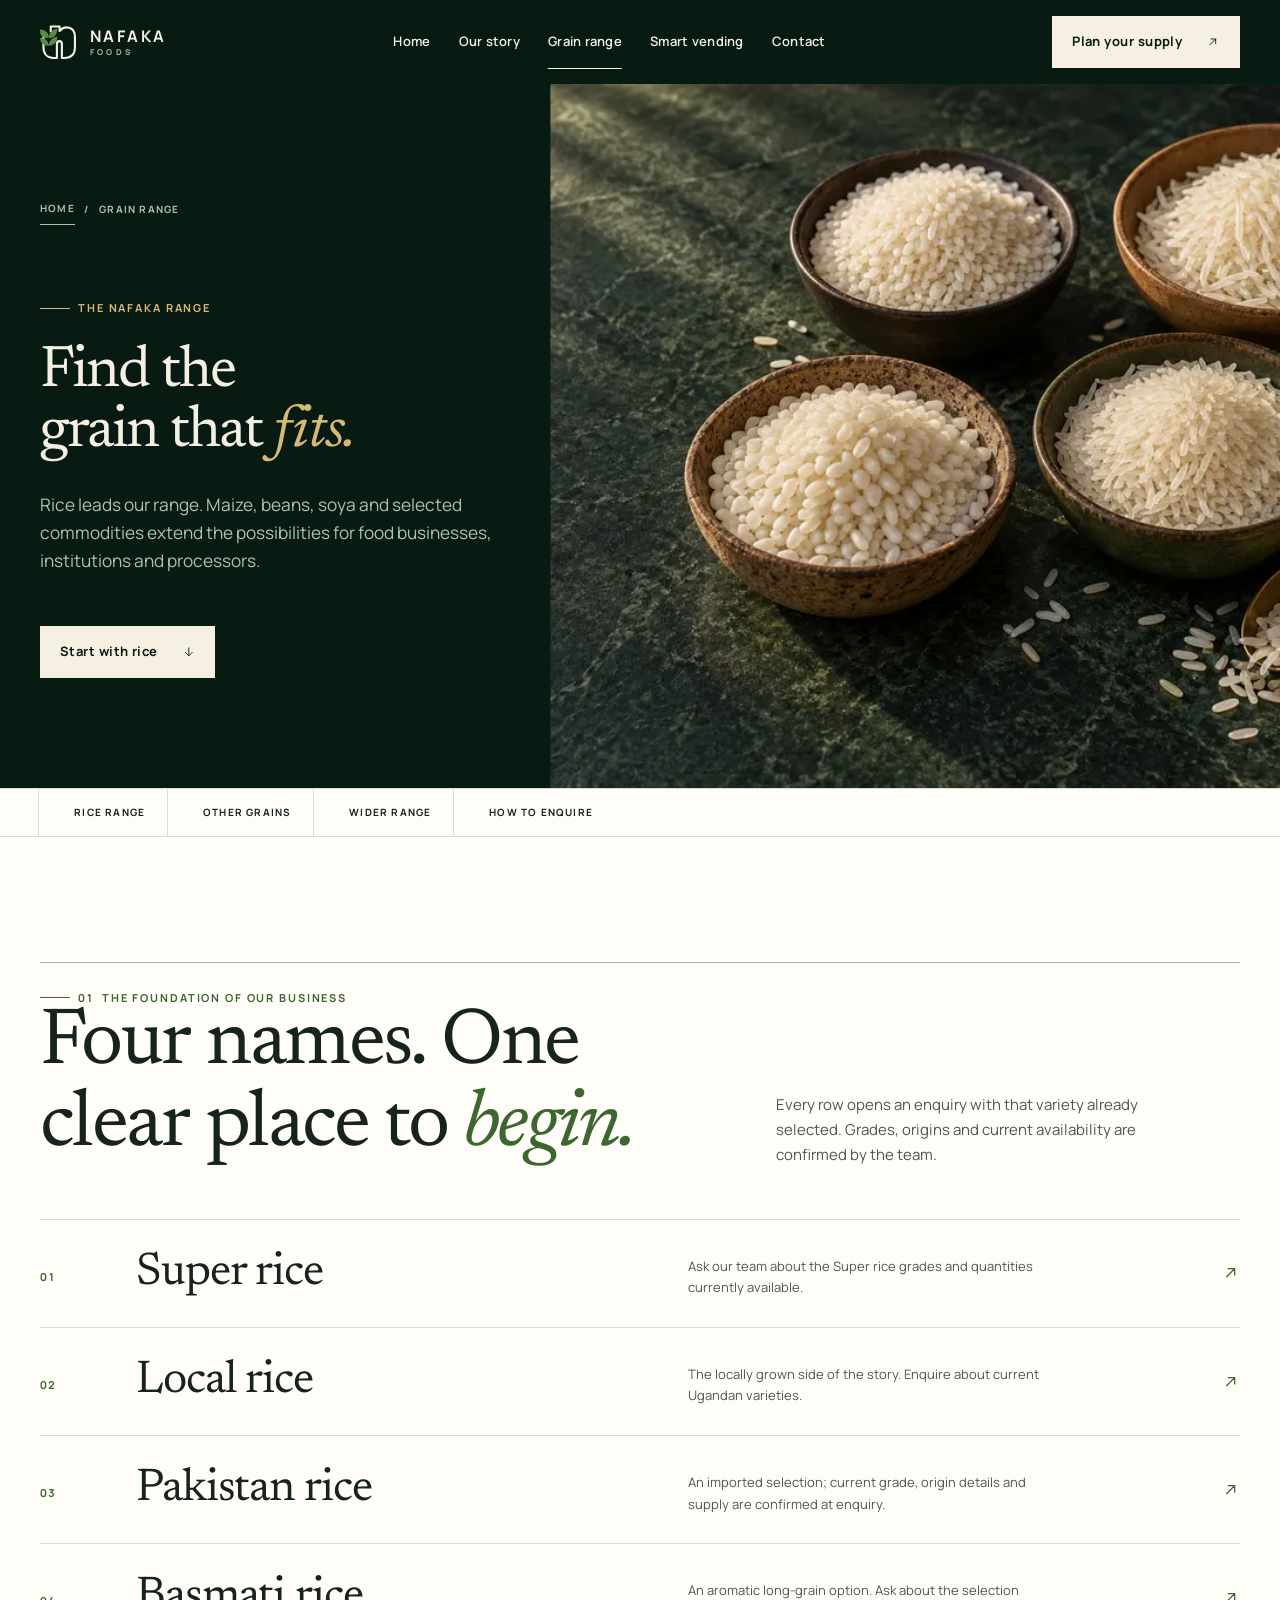
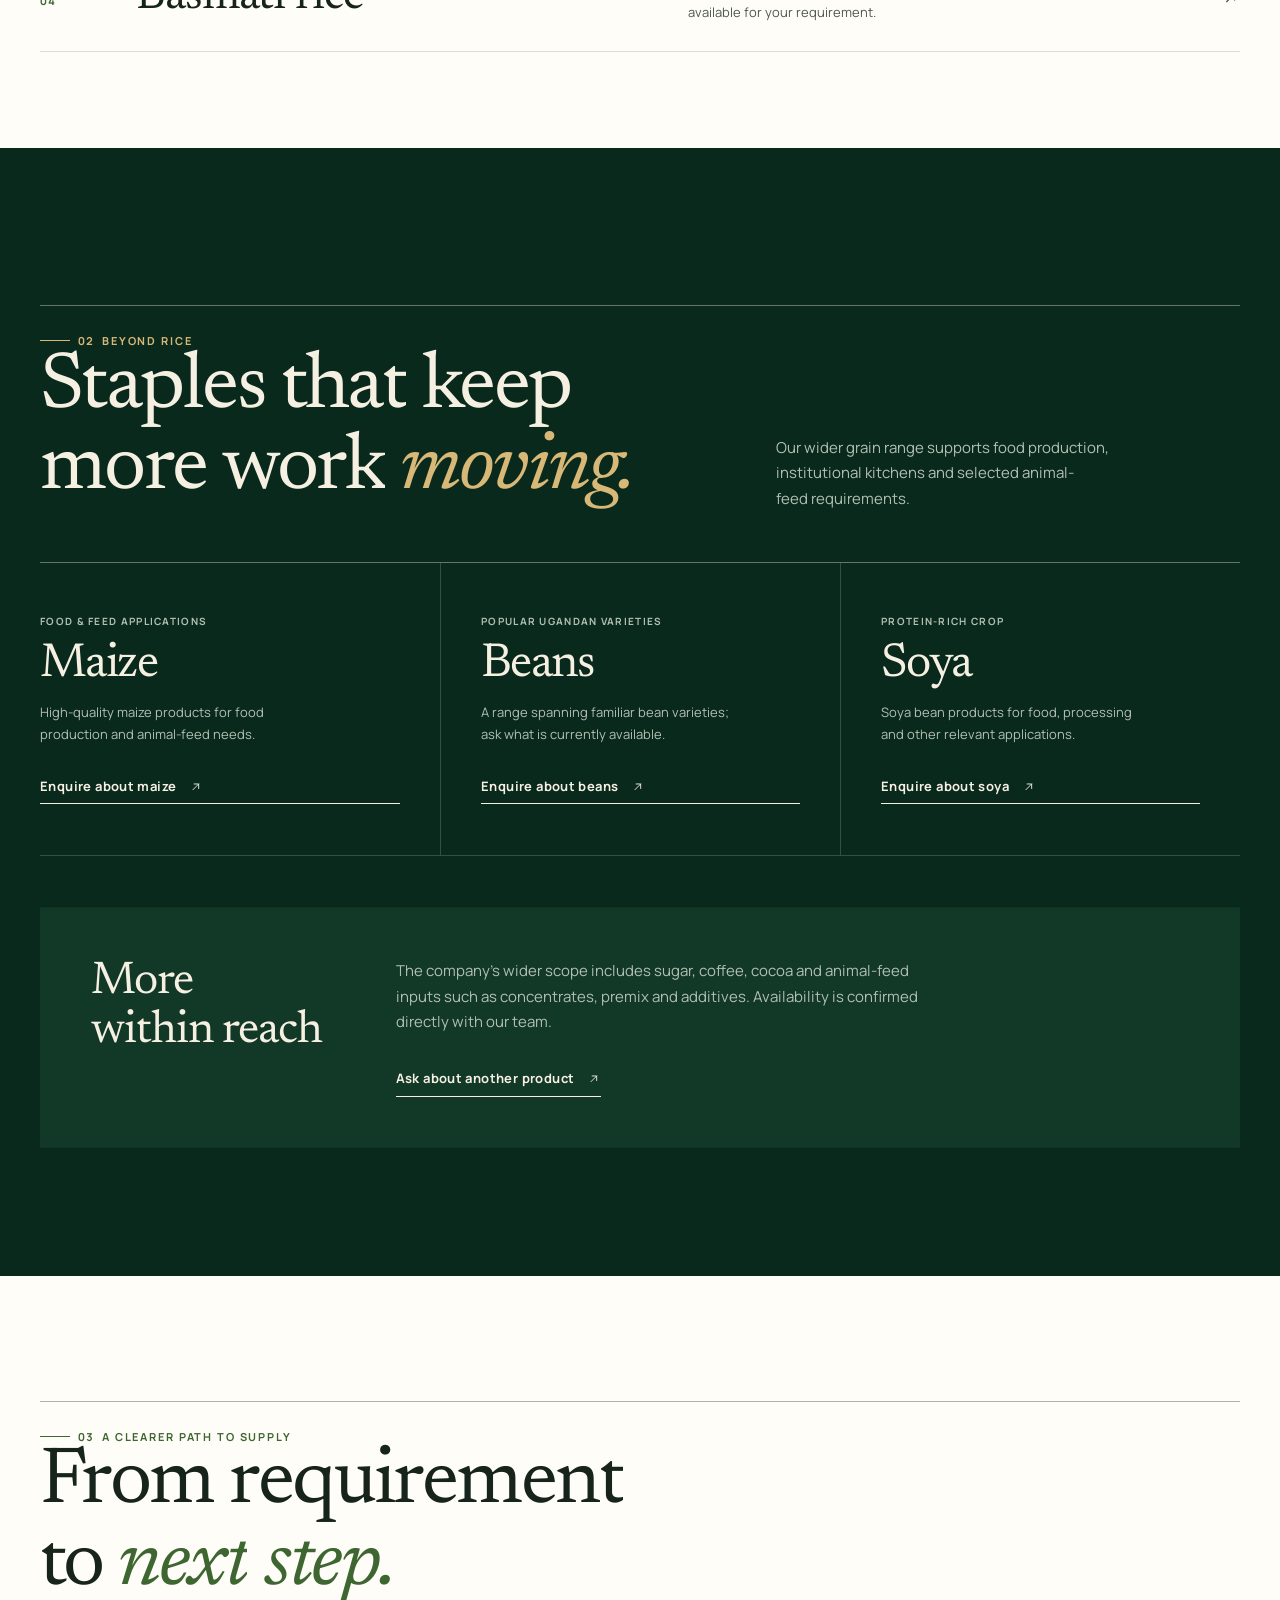
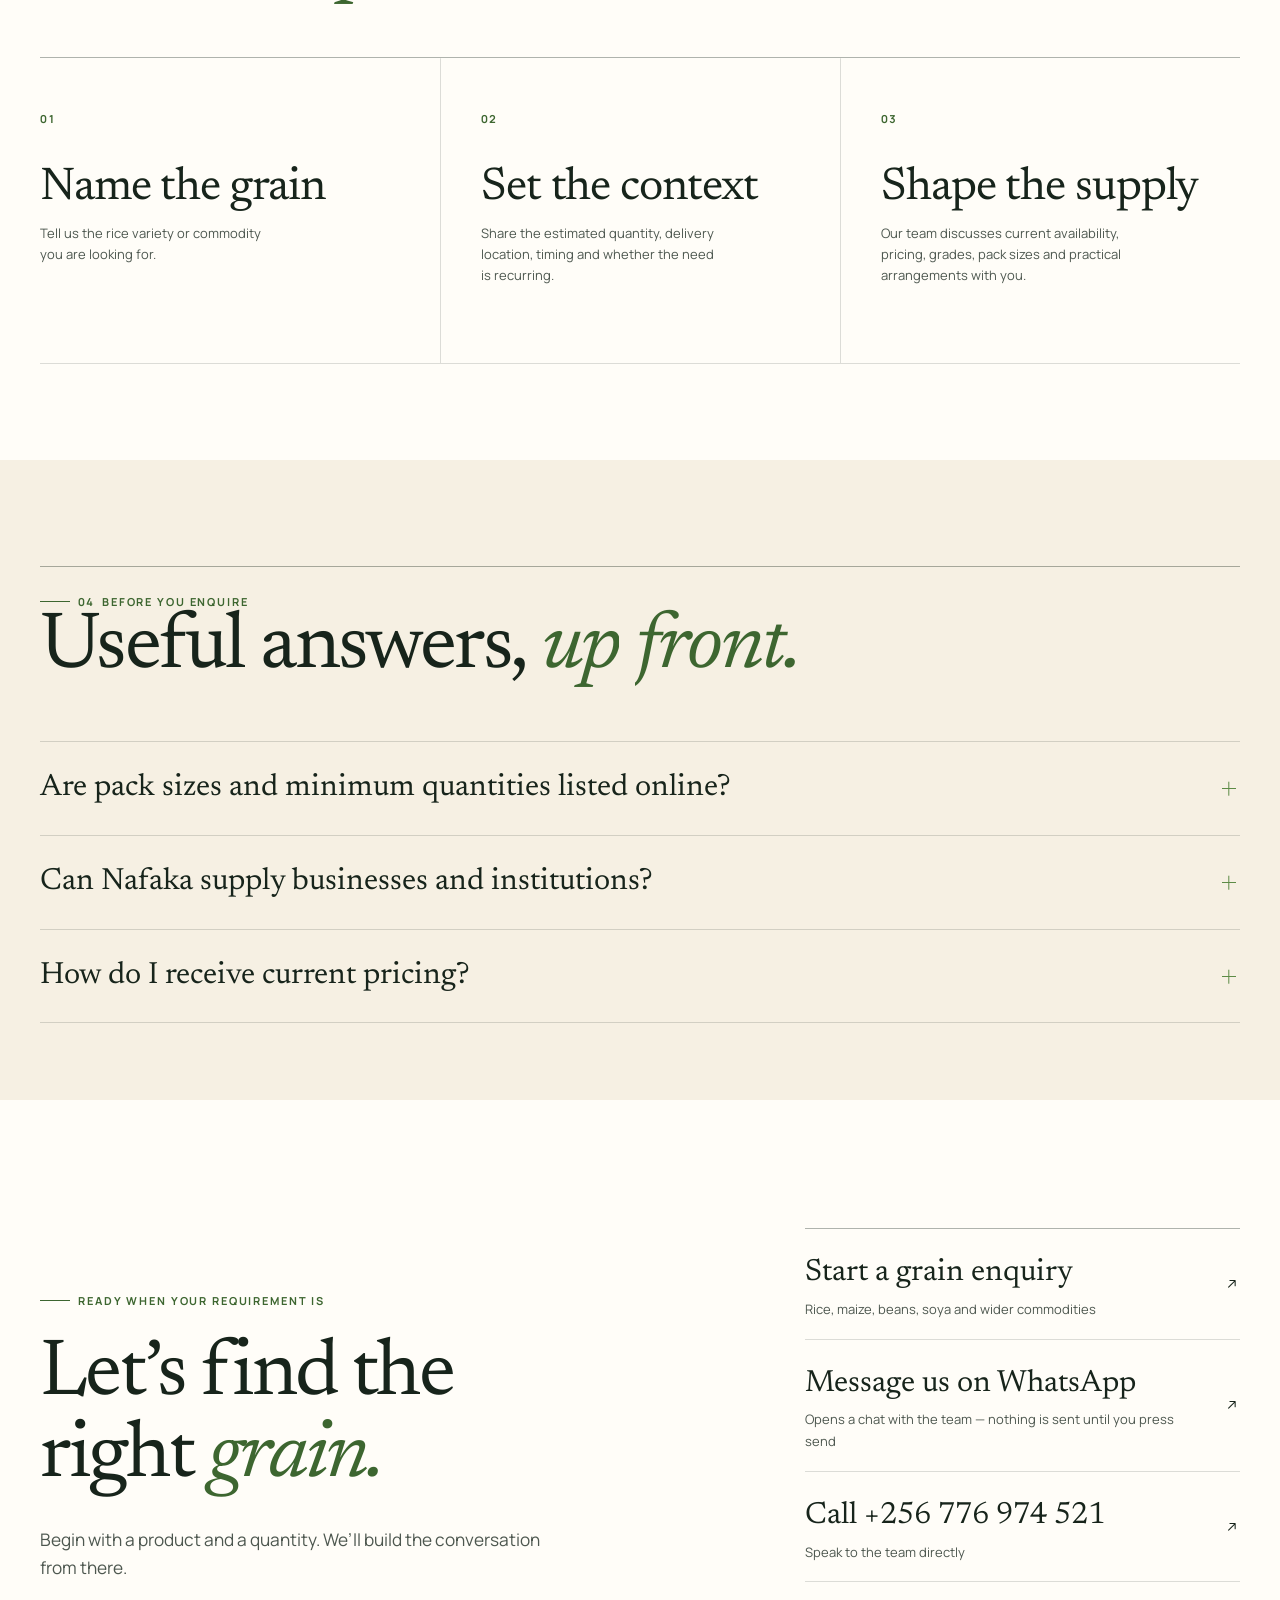
<file: products.html>
<!doctype html>
<!-- Generated by tools/build_pages.py — edit that file, not this one. -->
<html lang="en-UG">
<head>
  <meta charset="utf-8">
  <meta name="viewport" content="width=device-width,initial-scale=1,viewport-fit=cover">
  <meta name="theme-color" content="#0a291d">
  <title>Rice, Maize, Beans &amp; Soya | Nafaka Foods</title>
  <meta name="description" content="Explore Nafaka Foods’ Super, Local, Pakistan and Basmati rice, together with maize, beans, soya and selected food and animal-feed commodities.">
  <meta name="robots" content="index,follow">
  <link rel="canonical" href="https://cartelug.github.io/Nafaka_Foods_Website/products.html">
  <meta property="og:type" content="website">
  <meta property="og:site_name" content="Nafaka Foods">
  <meta property="og:locale" content="en_UG">
  <meta property="og:title" content="The Nafaka Grain Range">
  <meta property="og:description" content="Rice at the heart, with maize, beans, soya and selected commodities alongside it.">
  <meta property="og:image" content="https://cartelug.github.io/Nafaka_Foods_Website/assets/images/v3/rice-range-1536.webp">
  <meta property="og:url" content="https://cartelug.github.io/Nafaka_Foods_Website/products.html">
  <meta name="twitter:card" content="summary_large_image">
  <link rel="icon" href="assets/nafaka-mark.svg" type="image/svg+xml">
  <link rel="apple-touch-icon" href="assets/apple-touch-icon.png">
  <link rel="preload" href="assets/fonts/newsreader-400.woff2" as="font" type="font/woff2" crossorigin>
  <link rel="preload" href="assets/fonts/manrope-700.woff2" as="font" type="font/woff2" crossorigin>
  <link rel="stylesheet" href="assets/css/site.css">
  <script>
  (function(){var d=document.documentElement;d.classList.add('js');
  try{if(!sessionStorage.getItem('nafaka:seen')&&!matchMedia('(prefers-reduced-motion: reduce)').matches){d.classList.add('has-gate')}}catch(e){}
  setTimeout(function(){if(!d.classList.contains('js-ready')){d.classList.remove('js','has-gate')}},3000)})();
  </script>
  <script src="assets/js/enquiry.js" defer></script>
  <script src="assets/js/site.js" defer></script>
</head>
<body data-nav="dark">
  <a class="skip-link" href="#main">Skip to content</a>
  <svg class="icon-sprite" aria-hidden="true" focusable="false" width="0" height="0">
    <defs>
      <symbol id="i-arrow-ne" viewBox="0 0 24 24"><path d="M7 17 17 7M9 7h8v8"/></symbol>
      <symbol id="i-arrow-down" viewBox="0 0 24 24"><path d="M12 5v14M6 13l6 6 6-6"/></symbol>
      <symbol id="i-arrow-up" viewBox="0 0 24 24"><path d="M12 19V5M6 11l6-6 6 6"/></symbol>
      <symbol id="i-arrow-right" viewBox="0 0 24 24"><path d="M4 12h15M13 6l6 6-6 6"/></symbol>
      <symbol id="i-phone" viewBox="0 0 24 24">
        <path d="M8.4 4.5 10 8.2 8 10a12 12 0 0 0 6 6l1.8-2 3.7 1.6v3.1c0 .9-.8 1.6-1.7 1.5C10.6 21 3 13.4 2.6 6.2c0-.9.6-1.7 1.5-1.7Z"/>
      </symbol>
      <symbol id="i-whatsapp" viewBox="0 0 24 24">
        <path d="M3.5 20.5 5 16.6A8.2 8.2 0 1 1 8 19.4Z"/>
        <path d="M8.9 8.3c.3 0 .5 0 .7.4l.8 1.7-.7 1a5.6 5.6 0 0 0 2.9 2.9l1-.8 1.8.8c.3.1.4.3.4.6a2 2 0 0 1-2.8 1.5 8.6 8.6 0 0 1-4.6-4.6 2 2 0 0 1 .5-3.5Z"/>
      </symbol>
      <symbol id="i-mail" viewBox="0 0 24 24">
        <rect x="2.5" y="5" width="19" height="14" rx="1.2"/><path d="m3.4 6.2 8.6 6.6 8.6-6.6"/>
      </symbol>
      <symbol id="i-pin" viewBox="0 0 24 24">
        <path d="M12 21.5C7.6 16.9 5.4 13.4 5.4 10a6.6 6.6 0 1 1 13.2 0c0 3.4-2.2 6.9-6.6 11.5Z"/>
        <circle cx="12" cy="9.8" r="2.4"/>
      </symbol>
      <symbol id="i-grain" viewBox="0 0 24 24">
        <path d="M12 21V8"/>
        <path d="M12 8c0-3 2-5.5 5-6 .3 3.4-1.6 6-5 6ZM12 8C12 5 10 2.5 7 2c-.3 3.4 1.6 6 5 6Z"/>
        <path d="M12 15c0-2.6 1.8-4.8 4.4-5.2.3 3-1.4 5.2-4.4 5.2ZM12 15c0-2.6-1.8-4.8-4.4-5.2-.3 3 1.4 5.2 4.4 5.2Z"/>
      </symbol>
      <symbol id="i-check" viewBox="0 0 24 24"><path d="m4.5 12.5 5 5 10-11"/></symbol>
      <symbol id="i-close" viewBox="0 0 24 24"><path d="M5.5 5.5l13 13M18.5 5.5l-13 13"/></symbol>
    </defs>
  </svg>
  <div class="route-progress" data-scroll-progress aria-hidden="true"></div>
  <div class="grain-gate" aria-hidden="true">
    <div>
      <svg class="grain-gate__mark" viewBox="-14 -12 128 124" fill="none" role="presentation">
        <path class="grain-gate__stroke" d="M28 24V9h23v12C64 5 91 9 91 36v28c0 17-10 27-27 27h-7V54c0-9-13-9-13 0v37h-9C18 91 9 79 9 63V28"/>
        <path class="grain-gate__leaf" d="M10 38C-1 32 0 21 0 17c13 0 23 8 23 21-5 1-9 1-13 0ZM23 38c1-14 11-22 22-23 0 14-7 24-22 25ZM11 57C1 51 0 43 0 39c12 0 22 7 23 19-5 1-8 1-12-1ZM23 57c2-13 11-20 22-21 0 12-7 23-22 23Z"/>
        <ellipse class="grain-gate__grain" cx="49" cy="53" rx="3.1" ry="6.4"/>
      </svg>
      <p class="grain-gate__label meta">Nafaka Foods</p>
    </div>
  </div>
  <header class="site-header">
    <div class="shell nav-rail">
      <a class="brand" href="index.html"><svg class="brand__mark" viewBox="0 0 100 100" fill="none" aria-hidden="true" focusable="false"><path d="M28 24V9h23v12C64 5 91 9 91 36v28c0 17-10 27-27 27h-7V54c0-9-13-9-13 0v37h-9C18 91 9 79 9 63V28" stroke="currentColor" stroke-width="5.5" stroke-linejoin="round"/><path d="M10 38C-1 32 0 21 0 17c13 0 23 8 23 21-5 1-9 1-13 0ZM23 38c1-14 11-22 22-23 0 14-7 24-22 25ZM11 57C1 51 0 43 0 39c12 0 22 7 23 19-5 1-8 1-12-1ZM23 57c2-13 11-20 22-21 0 12-7 23-22 23Z" fill="#5c8b46"/></svg><span class="brand__word">NAFAKA<span>FOODS</span><span class="visually-hidden">— home</span></span></a>
      <nav class="nav-primary" aria-label="Primary">
        <a class="nav-link" href="index.html">Home</a><a class="nav-link" href="about.html">Our story</a><a class="nav-link" href="products.html" aria-current="page">Grain range</a><a class="nav-link" href="services.html">Smart vending</a><a class="nav-link" href="contact.html">Contact</a>
        <span class="nav-indicator" aria-hidden="true"></span>
      </nav>
      <a class="btn nav-action" href="contact.html" data-magnetic>Plan your supply <span class="travel travel--ne" aria-hidden="true"><svg class="icon travel__out" viewBox="0 0 24 24" aria-hidden="true" focusable="false"><use href="#i-arrow-ne"/></svg><svg class="icon travel__in" viewBox="0 0 24 24" aria-hidden="true" focusable="false"><use href="#i-arrow-ne"/></svg></span></a>
      <details class="menu">
        <summary class="menu-trigger" aria-label="Open navigation" aria-expanded="false" aria-controls="menu-panel">
          <span class="menu-trigger__ticks" aria-hidden="true"><i></i><i></i><i></i></span>
        </summary>
        <div class="menu-panel" id="menu-panel">
          <nav class="menu-nav" aria-label="Primary, mobile">
            <a class="menu-link" href="index.html"><span>Home</span><span class="menu-link__index" aria-hidden="true">01</span></a><a class="menu-link" href="about.html"><span>Our story</span><span class="menu-link__index" aria-hidden="true">02</span></a><a class="menu-link" href="products.html" aria-current="page"><span>Grain range</span><span class="menu-link__index" aria-hidden="true">03</span></a><a class="menu-link" href="services.html"><span>Smart vending</span><span class="menu-link__index" aria-hidden="true">04</span></a><a class="menu-link" href="contact.html"><span>Contact</span><span class="menu-link__index" aria-hidden="true">05</span></a>
          </nav>
          <div class="menu-foot">
            <a class="btn" href="https://wa.me/256776974521?text=Hello%20Nafaka%20Foods%2C%20I%20would%20like%20to%20make%20an%20enquiry." target="_blank" rel="noopener noreferrer">Start on WhatsApp <span class="travel travel--ne" aria-hidden="true"><svg class="icon travel__out" viewBox="0 0 24 24" aria-hidden="true" focusable="false"><use href="#i-arrow-ne"/></svg><svg class="icon travel__in" viewBox="0 0 24 24" aria-hidden="true" focusable="false"><use href="#i-arrow-ne"/></svg></span></a>
            <p class="menu-foot__note">Ugandan grain sourcing and distribution.<br>Building forward since 2016.</p>
          </div>
        </div>
      </details>
    </div>
  </header>

  <main id="main" tabindex="-1">
    <section class="masthead masthead--split" data-surface="deep">
      <div class="masthead__grid">
        <div class="masthead__panel">
          <p class="masthead__crumb"><a href="index.html">Home</a> <span aria-hidden="true">/</span> Grain range</p>
          <p class="eyebrow" data-reveal="advance">The Nafaka range</p>
          <h1 class="display-1 mt-s" data-reveal="fall">Find the grain that <em>fits.</em></h1>
          <p class="lead mt-s" data-reveal="settle">Rice leads our range. Maize, beans, soya and
            selected commodities extend the possibilities for food businesses, institutions and processors.</p>
          <p class="mt-m" data-reveal="settle">
            <a class="btn btn--down" href="#rice" data-magnetic>Start with rice <span class="travel travel--down" aria-hidden="true"><svg class="icon travel__out" viewBox="0 0 24 24" aria-hidden="true" focusable="false"><use href="#i-arrow-down"/></svg><svg class="icon travel__in" viewBox="0 0 24 24" aria-hidden="true" focusable="false"><use href="#i-arrow-down"/></svg></span></a>
          </p>
        </div>
        <div class="figure masthead__media parallax" data-depth="20" data-reveal="open">
          <img src="assets/images/v3/rice-range-1536.webp"
               srcset="assets/images/v3/rice-range-900.webp 900w, assets/images/v3/rice-range-1536.webp 1536w"
               sizes="(max-width:63.99em) 100vw, 57vw"
               alt="Four bowls of uncooked white rice showing different grain profiles"
               width="1536" height="1024" fetchpriority="high" decoding="async">
        </div>
      </div>
    </section>

    <nav class="chapters" data-surface="ivory" aria-label="On this page">
      <div class="chapters__scroll"><a class="chapters__link" href="#rice">Rice range</a><a class="chapters__link" href="#other-grains">Other grains</a><a class="chapters__link" href="#wider-range">Wider range</a><a class="chapters__link" href="#ordering">How to enquire</a></div>
    </nav>

    <section class="band" data-surface="ivory" id="rice">
      <div class="shell">
        <div class="station" data-reveal="draw">
          <p class="eyebrow"><span class="index">01</span>The foundation of our business</p>
          <div class="station__head station__grid">
            <h2 class="station__title display-2" data-reveal="words">Four names. One clear place to <em>begin.</em></h2>
            <p class="station__note prose">Every row opens an enquiry with that variety already selected. Grades, origins and current availability are confirmed by the team.</p>
          </div>
          
        </div>
        <div class="measures" data-reveal-group="70">
          <a class="measure-row" id="super-rice" href="contact.html?product=Super%20rice" data-reveal="advance">
              <span class="index measure-row__index">01</span>
              <div><h3 class="measure-row__title display-3">Super rice</h3></div>
              <p class="measure-row__body">Ask our team about the Super rice grades and quantities currently available.</p>
              <span class="measure-row__arrow"><span class="travel travel--ne" aria-hidden="true"><svg class="icon travel__out" viewBox="0 0 24 24" aria-hidden="true" focusable="false"><use href="#i-arrow-ne"/></svg><svg class="icon travel__in" viewBox="0 0 24 24" aria-hidden="true" focusable="false"><use href="#i-arrow-ne"/></svg></span></span>
            </a><a class="measure-row" id="local-rice" href="contact.html?product=Local%20rice" data-reveal="advance">
              <span class="index measure-row__index">02</span>
              <div><h3 class="measure-row__title display-3">Local rice</h3></div>
              <p class="measure-row__body">The locally grown side of the story. Enquire about current Ugandan varieties.</p>
              <span class="measure-row__arrow"><span class="travel travel--ne" aria-hidden="true"><svg class="icon travel__out" viewBox="0 0 24 24" aria-hidden="true" focusable="false"><use href="#i-arrow-ne"/></svg><svg class="icon travel__in" viewBox="0 0 24 24" aria-hidden="true" focusable="false"><use href="#i-arrow-ne"/></svg></span></span>
            </a><a class="measure-row" id="pakistan-rice" href="contact.html?product=Pakistan%20rice" data-reveal="advance">
              <span class="index measure-row__index">03</span>
              <div><h3 class="measure-row__title display-3">Pakistan rice</h3></div>
              <p class="measure-row__body">An imported selection; current grade, origin details and supply are confirmed at enquiry.</p>
              <span class="measure-row__arrow"><span class="travel travel--ne" aria-hidden="true"><svg class="icon travel__out" viewBox="0 0 24 24" aria-hidden="true" focusable="false"><use href="#i-arrow-ne"/></svg><svg class="icon travel__in" viewBox="0 0 24 24" aria-hidden="true" focusable="false"><use href="#i-arrow-ne"/></svg></span></span>
            </a><a class="measure-row" id="basmati-rice" href="contact.html?product=Basmati%20rice" data-reveal="advance">
              <span class="index measure-row__index">04</span>
              <div><h3 class="measure-row__title display-3">Basmati rice</h3></div>
              <p class="measure-row__body">An aromatic long-grain option. Ask about the selection available for your requirement.</p>
              <span class="measure-row__arrow"><span class="travel travel--ne" aria-hidden="true"><svg class="icon travel__out" viewBox="0 0 24 24" aria-hidden="true" focusable="false"><use href="#i-arrow-ne"/></svg><svg class="icon travel__in" viewBox="0 0 24 24" aria-hidden="true" focusable="false"><use href="#i-arrow-ne"/></svg></span></span>
            </a>
        </div>
      </div>
    </section>

    <section class="band band--tall" data-surface="forest" id="other-grains">
      <div class="shell">
        <div class="station" data-reveal="draw">
          <p class="eyebrow"><span class="index">02</span>Beyond rice</p>
          <div class="station__head station__grid">
            <h2 class="station__title display-2" data-reveal="words">Staples that keep more work <em>moving.</em></h2>
            <p class="station__note prose">Our wider grain range supports food production, institutional kitchens and selected animal-feed requirements.</p>
          </div>
          
        </div>
        <div class="commodities" data-reveal-group="80">
          <article class="commodity" id="maize" data-reveal="settle">
              <p class="meta">Food &amp; feed applications</p>
              <h3 class="commodity__name display-2">Maize</h3>
              <p class="commodity__body">High-quality maize products for food production and animal-feed needs.</p>
              <a class="link" href="contact.html?product=Maize">Enquire about maize <span class="travel travel--ne" aria-hidden="true"><svg class="icon travel__out" viewBox="0 0 24 24" aria-hidden="true" focusable="false"><use href="#i-arrow-ne"/></svg><svg class="icon travel__in" viewBox="0 0 24 24" aria-hidden="true" focusable="false"><use href="#i-arrow-ne"/></svg></span></a>
            </article><article class="commodity" id="beans" data-reveal="settle">
              <p class="meta">Popular Ugandan varieties</p>
              <h3 class="commodity__name display-2">Beans</h3>
              <p class="commodity__body">A range spanning familiar bean varieties; ask what is currently available.</p>
              <a class="link" href="contact.html?product=Beans">Enquire about beans <span class="travel travel--ne" aria-hidden="true"><svg class="icon travel__out" viewBox="0 0 24 24" aria-hidden="true" focusable="false"><use href="#i-arrow-ne"/></svg><svg class="icon travel__in" viewBox="0 0 24 24" aria-hidden="true" focusable="false"><use href="#i-arrow-ne"/></svg></span></a>
            </article><article class="commodity" id="soya" data-reveal="settle">
              <p class="meta">Protein-rich crop</p>
              <h3 class="commodity__name display-2">Soya</h3>
              <p class="commodity__body">Soya bean products for food, processing and other relevant applications.</p>
              <a class="link" href="contact.html?product=Soya%20bean">Enquire about soya <span class="travel travel--ne" aria-hidden="true"><svg class="icon travel__out" viewBox="0 0 24 24" aria-hidden="true" focusable="false"><use href="#i-arrow-ne"/></svg><svg class="icon travel__in" viewBox="0 0 24 24" aria-hidden="true" focusable="false"><use href="#i-arrow-ne"/></svg></span></a>
            </article>
        </div>
        <div class="wide-note" data-surface="moss" id="wider-range" data-reveal="settle">
          <h3 class="display-3">More within reach</h3>
          <div>
            <p class="prose">The company&rsquo;s wider scope includes sugar, coffee, cocoa and
              animal-feed inputs such as concentrates, premix and additives. Availability is confirmed
              directly with our team.</p>
            <p class="mt-s"><a class="link" href="contact.html?product=Other%20commodities">Ask about another product <span class="travel travel--ne" aria-hidden="true"><svg class="icon travel__out" viewBox="0 0 24 24" aria-hidden="true" focusable="false"><use href="#i-arrow-ne"/></svg><svg class="icon travel__in" viewBox="0 0 24 24" aria-hidden="true" focusable="false"><use href="#i-arrow-ne"/></svg></span></a></p>
          </div>
        </div>
      </div>
    </section>

    <section class="band" data-surface="ivory" id="ordering">
      <div class="shell">
        <div class="station" data-reveal="draw">
          <p class="eyebrow"><span class="index">03</span>A clearer path to supply</p>
          <div class="station__head">
            <h2 class="station__title display-2" data-reveal="words">From requirement to <em>next step.</em></h2>
            
          </div>
          
        </div>
        <div class="sequence" data-reveal-group="80">
          <article class="sequence__step" data-reveal="advance">
              <span class="index">01</span>
              <h3 class="sequence__title display-3">Name the grain</h3>
              <p class="sequence__body">Tell us the rice variety or commodity you are looking for.</p>
            </article><article class="sequence__step" data-reveal="advance">
              <span class="index">02</span>
              <h3 class="sequence__title display-3">Set the context</h3>
              <p class="sequence__body">Share the estimated quantity, delivery location, timing and whether the need is recurring.</p>
            </article><article class="sequence__step" data-reveal="advance">
              <span class="index">03</span>
              <h3 class="sequence__title display-3">Shape the supply</h3>
              <p class="sequence__body">Our team discusses current availability, pricing, grades, pack sizes and practical arrangements with you.</p>
            </article>
        </div>
      </div>
    </section>

    <section class="band band--tight" data-surface="rice">
      <div class="shell">
        <div class="station" data-reveal="draw">
          <p class="eyebrow"><span class="index">04</span>Before you enquire</p>
          <div class="station__head">
            <h2 class="station__title display-2" data-reveal="words">Useful answers, <em>up front.</em></h2>
            
          </div>
          
        </div>
        <div class="accordion"><details class="accordion__item">
            <summary class="accordion__summary">Are pack sizes and minimum quantities listed online?
              <span class="accordion__mark" aria-hidden="true"></span>
            </summary>
            <div class="accordion__body"><p>No fixed sizes or minimum quantities are published here. They are confirmed with the team because current stock and supply arrangements can differ by product.</p></div>
          </details><details class="accordion__item">
            <summary class="accordion__summary">Can Nafaka supply businesses and institutions?
              <span class="accordion__mark" aria-hidden="true"></span>
            </summary>
            <div class="accordion__body"><p>Yes. The company profile includes commercial buyers, education and health institutions, hospitality providers, government organisations, NGOs, farmers, feed dealers and millers among its target clients.</p></div>
          </details><details class="accordion__item">
            <summary class="accordion__summary">How do I receive current pricing?
              <span class="accordion__mark" aria-hidden="true"></span>
            </summary>
            <div class="accordion__body"><p>Send the product, quantity, location and timing through the enquiry form or WhatsApp. The team will discuss current availability and commercial details directly.</p></div>
          </details></div>
      </div>
    </section>

    <section class="band band--tall" data-surface="ivory">
      <div class="shell">
        <div class="close-panel__grid">
          <div data-reveal="fall">
            <p class="eyebrow">Ready when your requirement is</p>
            <h2 class="display-2 mt-s">Let&rsquo;s find the right <em>grain.</em></h2>
            <p class="lead mt-s">Begin with a product and a quantity. We&rsquo;ll build the conversation from there.</p>
          </div>
          <div class="close-panel__routes" data-reveal-group="80">
            <a class="close-panel__route" href="contact.html">
              <span><strong>Start a grain enquiry</strong><small>Rice, maize, beans, soya and wider commodities</small></span>
              <span class="travel travel--ne" aria-hidden="true"><svg class="icon travel__out" viewBox="0 0 24 24" aria-hidden="true" focusable="false"><use href="#i-arrow-ne"/></svg><svg class="icon travel__in" viewBox="0 0 24 24" aria-hidden="true" focusable="false"><use href="#i-arrow-ne"/></svg></span>
            </a><a class="close-panel__route" href="https://wa.me/256776974521?text=Hello%20Nafaka%20Foods%2C%20I%20would%20like%20to%20make%20a%20grain%20enquiry." target="_blank" rel="noopener noreferrer">
              <span><strong>Message us on WhatsApp</strong><small>Opens a chat with the team &mdash; nothing is sent until you press send</small></span>
              <span class="travel travel--ne" aria-hidden="true"><svg class="icon travel__out" viewBox="0 0 24 24" aria-hidden="true" focusable="false"><use href="#i-arrow-ne"/></svg><svg class="icon travel__in" viewBox="0 0 24 24" aria-hidden="true" focusable="false"><use href="#i-arrow-ne"/></svg></span>
            </a><a class="close-panel__route" href="tel:+256776974521">
              <span><strong>Call +256 776 974 521</strong><small>Speak to the team directly</small></span>
              <span class="travel travel--ne" aria-hidden="true"><svg class="icon travel__out" viewBox="0 0 24 24" aria-hidden="true" focusable="false"><use href="#i-arrow-ne"/></svg><svg class="icon travel__in" viewBox="0 0 24 24" aria-hidden="true" focusable="false"><use href="#i-arrow-ne"/></svg></span>
            </a>
          </div>
        </div>
      </div>
    </section>
  </main>

  <footer class="site-footer" data-surface="deep">
    <div class="shell">
      <div class="footer-grid">
        <div>
          <a class="brand" href="index.html"><svg class="brand__mark" viewBox="0 0 100 100" fill="none" aria-hidden="true" focusable="false"><path d="M28 24V9h23v12C64 5 91 9 91 36v28c0 17-10 27-27 27h-7V54c0-9-13-9-13 0v37h-9C18 91 9 79 9 63V28" stroke="currentColor" stroke-width="5.5" stroke-linejoin="round"/><path d="M10 38C-1 32 0 21 0 17c13 0 23 8 23 21-5 1-9 1-13 0ZM23 38c1-14 11-22 22-23 0 14-7 24-22 25ZM11 57C1 51 0 43 0 39c12 0 22 7 23 19-5 1-8 1-12-1ZM23 57c2-13 11-20 22-21 0 12-7 23-22 23Z" fill="#5c8b46"/></svg><span class="brand__word">NAFAKA<span>FOODS</span><span class="visually-hidden">— home</span></span></a>
          <p class="footer-note mt-s">Grain that moves life forward. A Ugandan food business connecting
            supply, opportunity and everyday nourishment.</p>
        </div>
        <div>
          <h2 class="footer-heading">Explore</h2>
          <nav class="footer-links" aria-label="Footer"><a href="index.html">Home</a><a href="about.html">Our story</a><a href="products.html" aria-current="page">Grain range</a><a href="services.html">Smart vending</a><a href="contact.html">Contact</a></nav>
        </div>
        <div>
          <h2 class="footer-heading">Start a conversation</h2>
          <div class="footer-links">
            <a href="tel:+256776974521">+256 776 974 521</a>
            <a href="tel:+256752974521">+256 752 974 521</a>
            <a href="mailto:nafakafoodsmc@gmail.com">nafakafoodsmc@gmail.com</a>
          </div>
          <p class="footer-note mt-s">P.O. Box 10463<br>Kampala, Uganda</p>
        </div>
      </div>
      <div class="footer-bottom">
        <span>&copy; <span data-year>2026</span> Nafaka Foods Limited</span>
        <span>Uganda &middot; East Africa</span>
        <a class="to-top" href="#main">Back to top <span class="travel travel--up" aria-hidden="true"><svg class="icon travel__out" viewBox="0 0 24 24" aria-hidden="true" focusable="false"><use href="#i-arrow-up"/></svg><svg class="icon travel__in" viewBox="0 0 24 24" aria-hidden="true" focusable="false"><use href="#i-arrow-up"/></svg></span></a>
      </div>
    </div>
  </footer>
  <aside class="quick-bar" data-surface="ivory" aria-label="Quick contact">
    <a class="btn" href="https://wa.me/256776974521?text=Hello%20Nafaka%20Foods%2C%20I%20would%20like%20to%20make%20a%20grain%20enquiry." target="_blank" rel="noopener noreferrer">Enquire on WhatsApp <span class="travel travel--ne" aria-hidden="true"><svg class="icon travel__out" viewBox="0 0 24 24" aria-hidden="true" focusable="false"><use href="#i-arrow-ne"/></svg><svg class="icon travel__in" viewBox="0 0 24 24" aria-hidden="true" focusable="false"><use href="#i-arrow-ne"/></svg></span></a>
    <a class="btn btn--line btn--icon" href="tel:+256776974521" aria-label="Call Nafaka Foods on +256 776 974 521">
      <svg class="icon icon--ring" viewBox="0 0 24 24" aria-hidden="true" focusable="false"><use href="#i-phone"/></svg>
    </a>
  </aside>
</body>
</html>
</file>
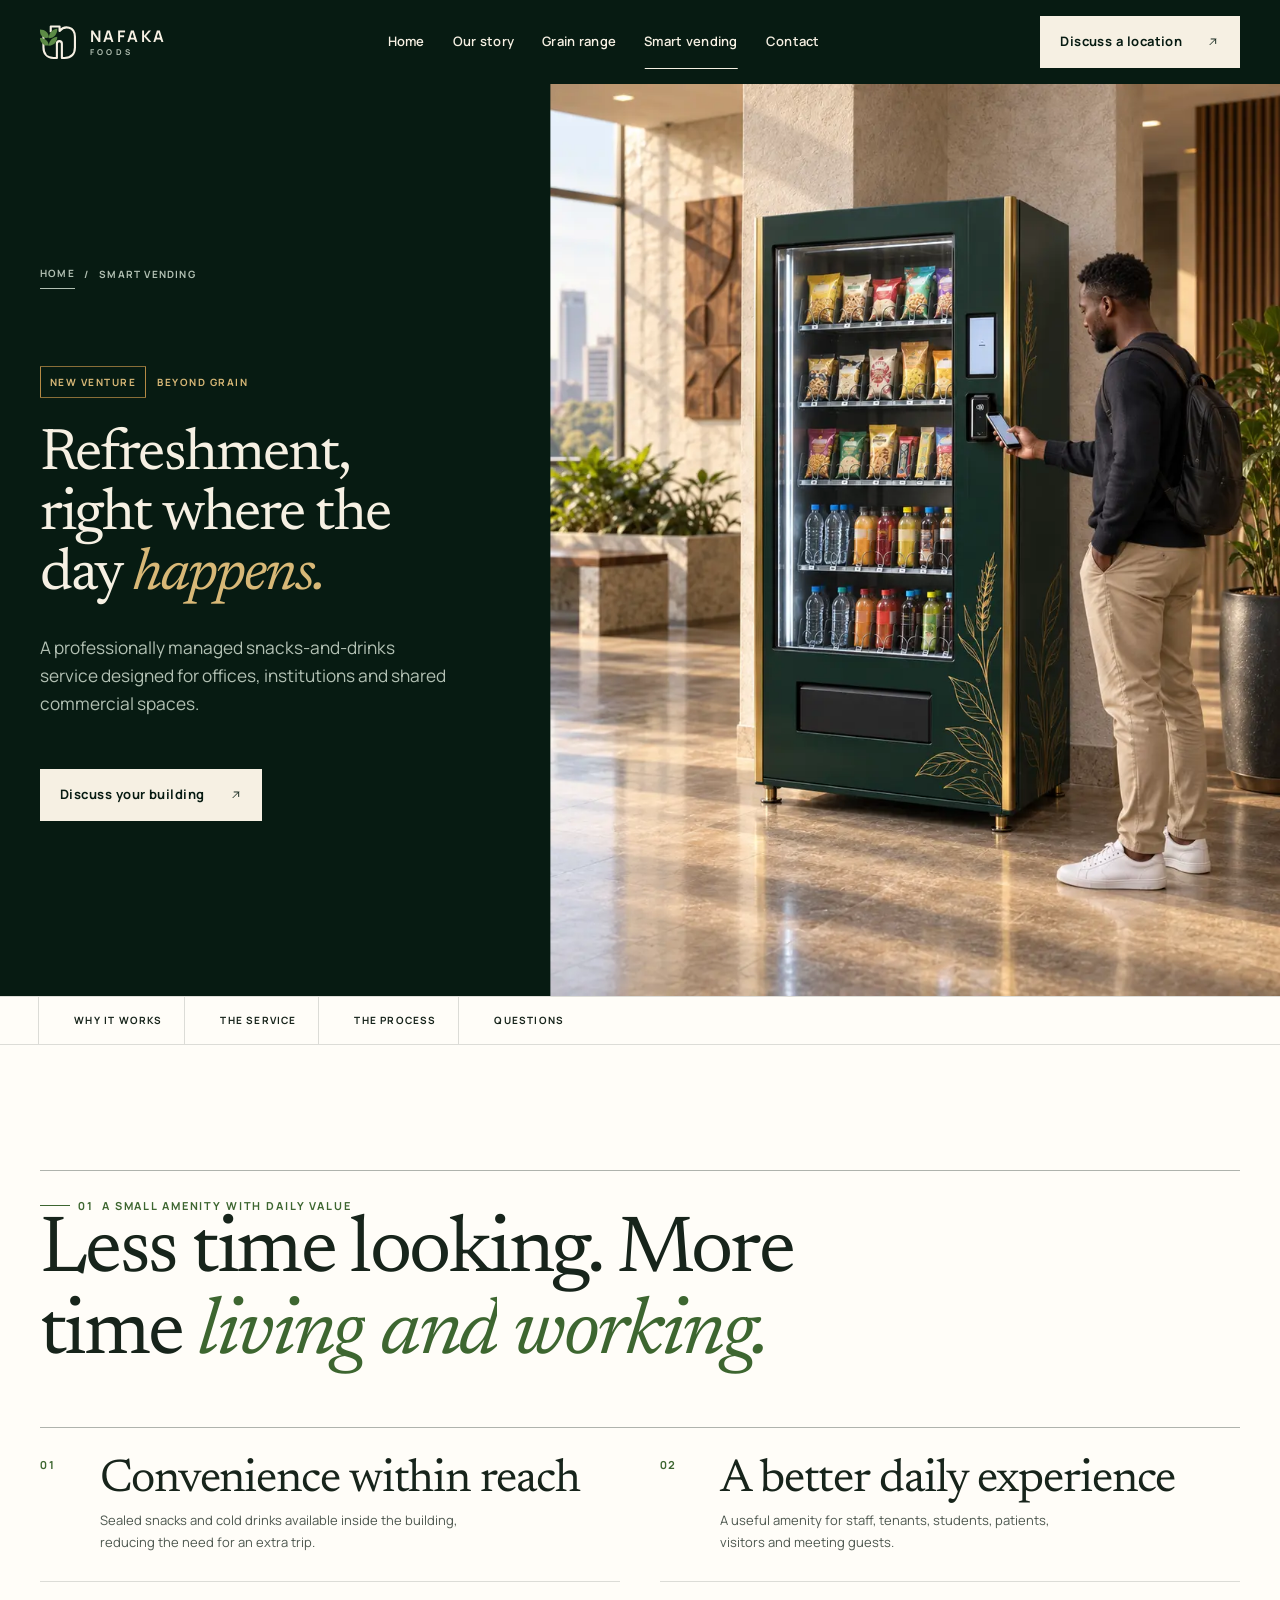
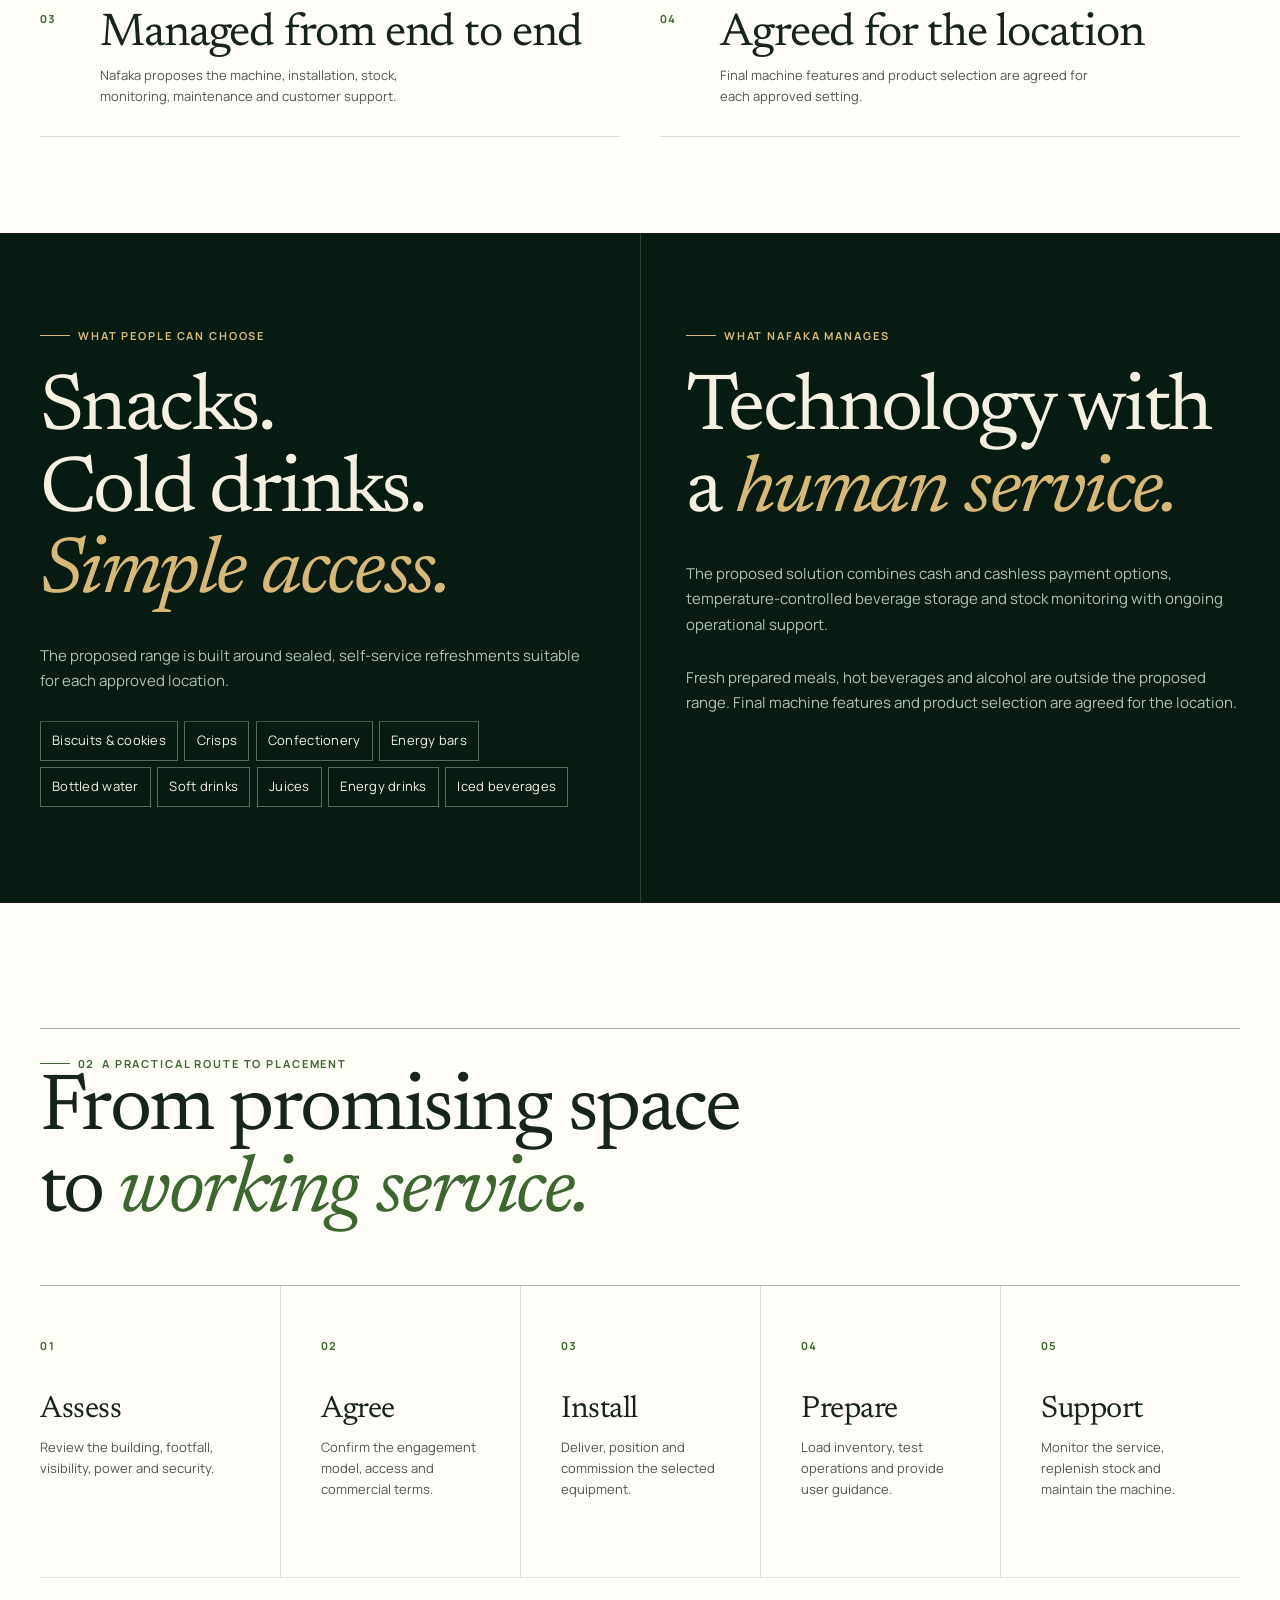
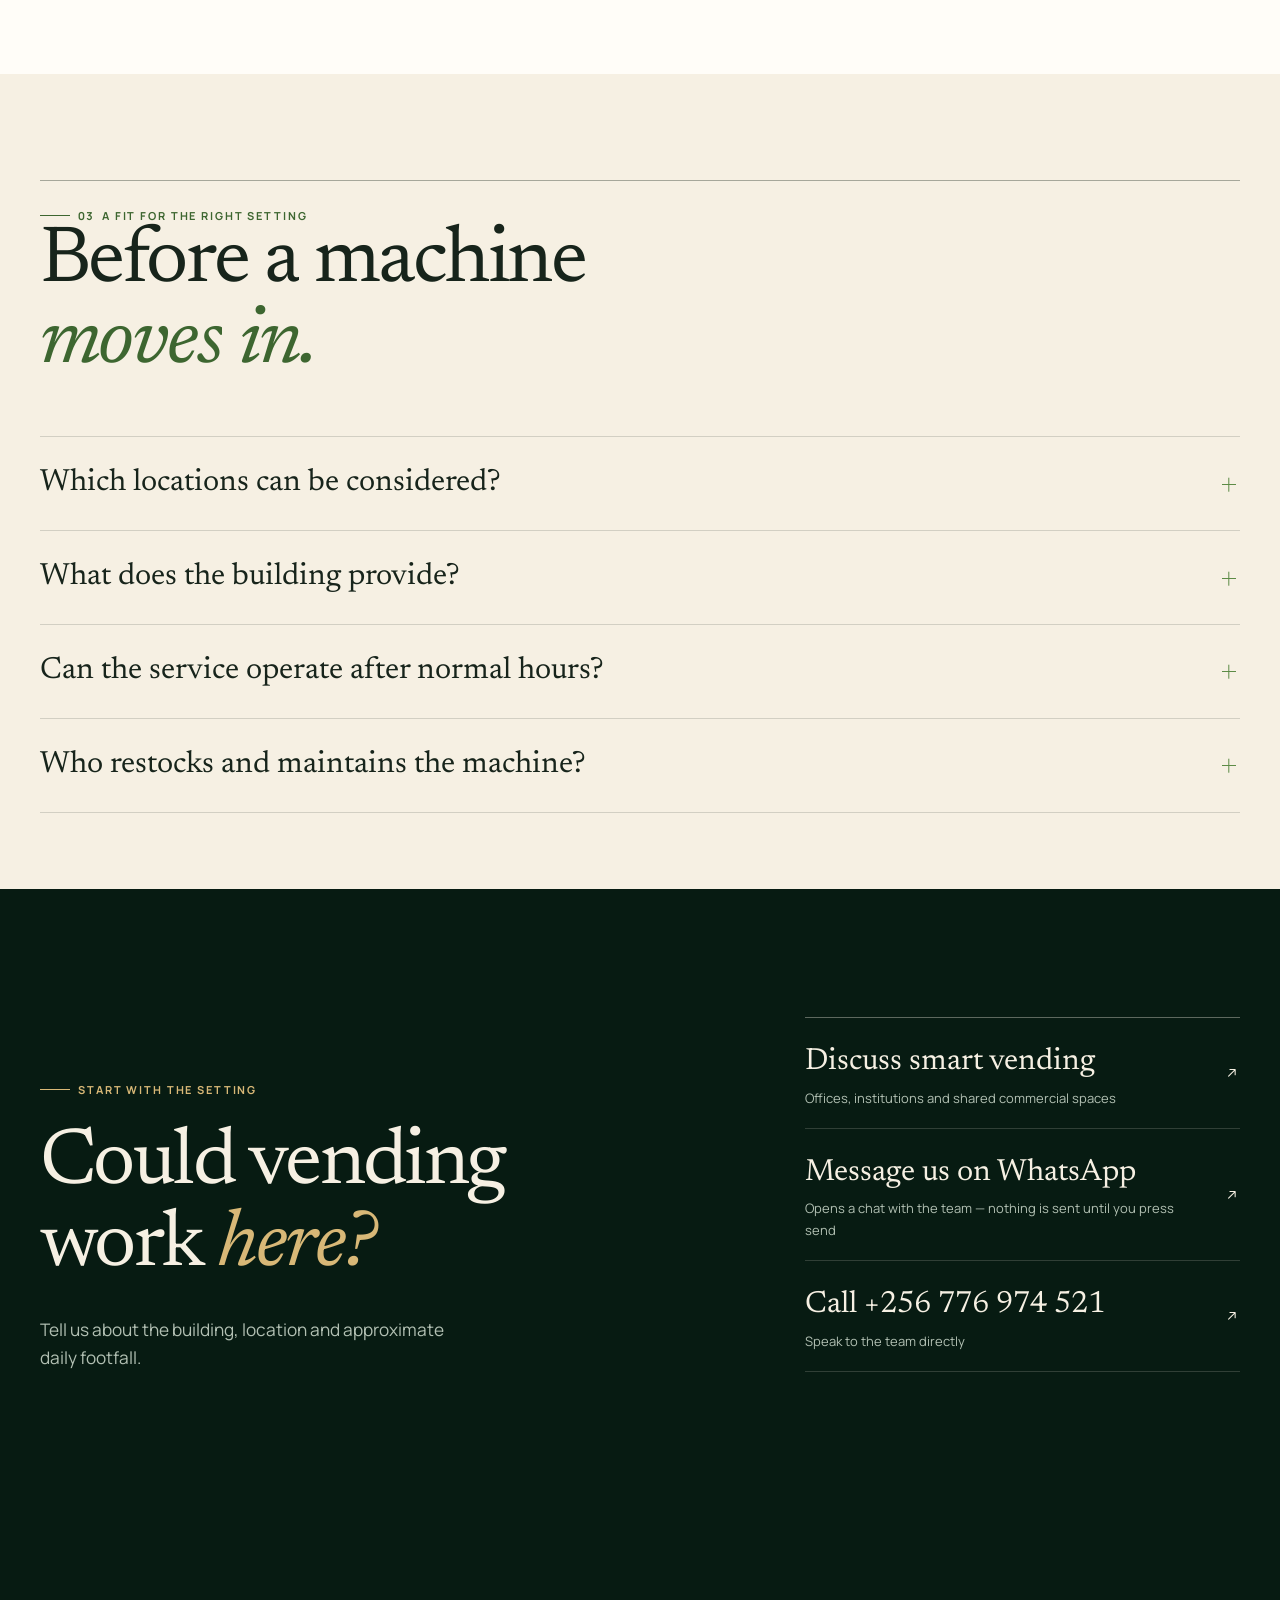
<file: services.html>
<!doctype html>
<!-- Generated by tools/build_pages.py — edit that file, not this one. -->
<html lang="en-UG">
<head>
  <meta charset="utf-8">
  <meta name="viewport" content="width=device-width,initial-scale=1,viewport-fit=cover">
  <meta name="theme-color" content="#0a291d">
  <title>Managed Smart Vending | Nafaka Foods</title>
  <meta name="description" content="Bring professionally managed snacks and cold-drinks vending to your office, institution or commercial building with Nafaka Foods.">
  <meta name="robots" content="index,follow">
  <link rel="canonical" href="https://cartelug.github.io/Nafaka_Foods_Website/services.html">
  <meta property="og:type" content="website">
  <meta property="og:site_name" content="Nafaka Foods">
  <meta property="og:locale" content="en_UG">
  <meta property="og:title" content="Smart Vending by Nafaka Foods">
  <meta property="og:description" content="A managed refreshment service designed around the places people work, study, visit and wait.">
  <meta property="og:image" content="https://cartelug.github.io/Nafaka_Foods_Website/assets/images/v3/vending-desktop-1672.webp">
  <meta property="og:url" content="https://cartelug.github.io/Nafaka_Foods_Website/services.html">
  <meta name="twitter:card" content="summary_large_image">
  <link rel="icon" href="assets/nafaka-mark.svg" type="image/svg+xml">
  <link rel="apple-touch-icon" href="assets/apple-touch-icon.png">
  <link rel="preload" href="assets/fonts/newsreader-400.woff2" as="font" type="font/woff2" crossorigin>
  <link rel="preload" href="assets/fonts/manrope-700.woff2" as="font" type="font/woff2" crossorigin>
  <link rel="stylesheet" href="assets/css/site.css">
  <script>
  (function(){var d=document.documentElement;d.classList.add('js');
  try{if(!sessionStorage.getItem('nafaka:seen')&&!matchMedia('(prefers-reduced-motion: reduce)').matches){d.classList.add('has-gate')}}catch(e){}
  setTimeout(function(){if(!d.classList.contains('js-ready')){d.classList.remove('js','has-gate')}},3000)})();
  </script>
  <script src="assets/js/enquiry.js" defer></script>
  <script src="assets/js/site.js" defer></script>
</head>
<body data-nav="dark">
  <a class="skip-link" href="#main">Skip to content</a>
  <svg class="icon-sprite" aria-hidden="true" focusable="false" width="0" height="0">
    <defs>
      <symbol id="i-arrow-ne" viewBox="0 0 24 24"><path d="M7 17 17 7M9 7h8v8"/></symbol>
      <symbol id="i-arrow-down" viewBox="0 0 24 24"><path d="M12 5v14M6 13l6 6 6-6"/></symbol>
      <symbol id="i-arrow-up" viewBox="0 0 24 24"><path d="M12 19V5M6 11l6-6 6 6"/></symbol>
      <symbol id="i-arrow-right" viewBox="0 0 24 24"><path d="M4 12h15M13 6l6 6-6 6"/></symbol>
      <symbol id="i-phone" viewBox="0 0 24 24">
        <path d="M8.4 4.5 10 8.2 8 10a12 12 0 0 0 6 6l1.8-2 3.7 1.6v3.1c0 .9-.8 1.6-1.7 1.5C10.6 21 3 13.4 2.6 6.2c0-.9.6-1.7 1.5-1.7Z"/>
      </symbol>
      <symbol id="i-whatsapp" viewBox="0 0 24 24">
        <path d="M3.5 20.5 5 16.6A8.2 8.2 0 1 1 8 19.4Z"/>
        <path d="M8.9 8.3c.3 0 .5 0 .7.4l.8 1.7-.7 1a5.6 5.6 0 0 0 2.9 2.9l1-.8 1.8.8c.3.1.4.3.4.6a2 2 0 0 1-2.8 1.5 8.6 8.6 0 0 1-4.6-4.6 2 2 0 0 1 .5-3.5Z"/>
      </symbol>
      <symbol id="i-mail" viewBox="0 0 24 24">
        <rect x="2.5" y="5" width="19" height="14" rx="1.2"/><path d="m3.4 6.2 8.6 6.6 8.6-6.6"/>
      </symbol>
      <symbol id="i-pin" viewBox="0 0 24 24">
        <path d="M12 21.5C7.6 16.9 5.4 13.4 5.4 10a6.6 6.6 0 1 1 13.2 0c0 3.4-2.2 6.9-6.6 11.5Z"/>
        <circle cx="12" cy="9.8" r="2.4"/>
      </symbol>
      <symbol id="i-grain" viewBox="0 0 24 24">
        <path d="M12 21V8"/>
        <path d="M12 8c0-3 2-5.5 5-6 .3 3.4-1.6 6-5 6ZM12 8C12 5 10 2.5 7 2c-.3 3.4 1.6 6 5 6Z"/>
        <path d="M12 15c0-2.6 1.8-4.8 4.4-5.2.3 3-1.4 5.2-4.4 5.2ZM12 15c0-2.6-1.8-4.8-4.4-5.2-.3 3 1.4 5.2 4.4 5.2Z"/>
      </symbol>
      <symbol id="i-check" viewBox="0 0 24 24"><path d="m4.5 12.5 5 5 10-11"/></symbol>
      <symbol id="i-close" viewBox="0 0 24 24"><path d="M5.5 5.5l13 13M18.5 5.5l-13 13"/></symbol>
    </defs>
  </svg>
  <div class="route-progress" data-scroll-progress aria-hidden="true"></div>
  <div class="grain-gate" aria-hidden="true">
    <div>
      <svg class="grain-gate__mark" viewBox="-14 -12 128 124" fill="none" role="presentation">
        <path class="grain-gate__stroke" d="M28 24V9h23v12C64 5 91 9 91 36v28c0 17-10 27-27 27h-7V54c0-9-13-9-13 0v37h-9C18 91 9 79 9 63V28"/>
        <path class="grain-gate__leaf" d="M10 38C-1 32 0 21 0 17c13 0 23 8 23 21-5 1-9 1-13 0ZM23 38c1-14 11-22 22-23 0 14-7 24-22 25ZM11 57C1 51 0 43 0 39c12 0 22 7 23 19-5 1-8 1-12-1ZM23 57c2-13 11-20 22-21 0 12-7 23-22 23Z"/>
        <ellipse class="grain-gate__grain" cx="49" cy="53" rx="3.1" ry="6.4"/>
      </svg>
      <p class="grain-gate__label meta">Nafaka Foods</p>
    </div>
  </div>
  <header class="site-header">
    <div class="shell nav-rail">
      <a class="brand" href="index.html"><svg class="brand__mark" viewBox="0 0 100 100" fill="none" aria-hidden="true" focusable="false"><path d="M28 24V9h23v12C64 5 91 9 91 36v28c0 17-10 27-27 27h-7V54c0-9-13-9-13 0v37h-9C18 91 9 79 9 63V28" stroke="currentColor" stroke-width="5.5" stroke-linejoin="round"/><path d="M10 38C-1 32 0 21 0 17c13 0 23 8 23 21-5 1-9 1-13 0ZM23 38c1-14 11-22 22-23 0 14-7 24-22 25ZM11 57C1 51 0 43 0 39c12 0 22 7 23 19-5 1-8 1-12-1ZM23 57c2-13 11-20 22-21 0 12-7 23-22 23Z" fill="#5c8b46"/></svg><span class="brand__word">NAFAKA<span>FOODS</span><span class="visually-hidden">— home</span></span></a>
      <nav class="nav-primary" aria-label="Primary">
        <a class="nav-link" href="index.html">Home</a><a class="nav-link" href="about.html">Our story</a><a class="nav-link" href="products.html">Grain range</a><a class="nav-link" href="services.html" aria-current="page">Smart vending</a><a class="nav-link" href="contact.html">Contact</a>
        <span class="nav-indicator" aria-hidden="true"></span>
      </nav>
      <a class="btn nav-action" href="contact.html?product=Smart%20vending" data-magnetic>Discuss a location <span class="travel travel--ne" aria-hidden="true"><svg class="icon travel__out" viewBox="0 0 24 24" aria-hidden="true" focusable="false"><use href="#i-arrow-ne"/></svg><svg class="icon travel__in" viewBox="0 0 24 24" aria-hidden="true" focusable="false"><use href="#i-arrow-ne"/></svg></span></a>
      <details class="menu">
        <summary class="menu-trigger" aria-label="Open navigation" aria-expanded="false" aria-controls="menu-panel">
          <span class="menu-trigger__ticks" aria-hidden="true"><i></i><i></i><i></i></span>
        </summary>
        <div class="menu-panel" id="menu-panel">
          <nav class="menu-nav" aria-label="Primary, mobile">
            <a class="menu-link" href="index.html"><span>Home</span><span class="menu-link__index" aria-hidden="true">01</span></a><a class="menu-link" href="about.html"><span>Our story</span><span class="menu-link__index" aria-hidden="true">02</span></a><a class="menu-link" href="products.html"><span>Grain range</span><span class="menu-link__index" aria-hidden="true">03</span></a><a class="menu-link" href="services.html" aria-current="page"><span>Smart vending</span><span class="menu-link__index" aria-hidden="true">04</span></a><a class="menu-link" href="contact.html"><span>Contact</span><span class="menu-link__index" aria-hidden="true">05</span></a>
          </nav>
          <div class="menu-foot">
            <a class="btn" href="https://wa.me/256776974521?text=Hello%20Nafaka%20Foods%2C%20I%20would%20like%20to%20make%20an%20enquiry." target="_blank" rel="noopener noreferrer">Start on WhatsApp <span class="travel travel--ne" aria-hidden="true"><svg class="icon travel__out" viewBox="0 0 24 24" aria-hidden="true" focusable="false"><use href="#i-arrow-ne"/></svg><svg class="icon travel__in" viewBox="0 0 24 24" aria-hidden="true" focusable="false"><use href="#i-arrow-ne"/></svg></span></a>
            <p class="menu-foot__note">Ugandan grain sourcing and distribution.<br>Building forward since 2016.</p>
          </div>
        </div>
      </details>
    </div>
  </header>

  <main id="main" tabindex="-1">
    <section class="masthead masthead--split" data-surface="deep">
      <div class="masthead__grid">
        <div class="masthead__panel">
          <p class="masthead__crumb"><a href="index.html">Home</a> <span aria-hidden="true">/</span> Smart vending</p>
          <p class="venture__tag" data-reveal="advance"><span>New venture</span> Beyond grain</p>
          <h1 class="display-1" data-reveal="fall">Refreshment, right where the day <em>happens.</em></h1>
          <p class="lead mt-s" data-reveal="settle">A professionally managed snacks-and-drinks service
            designed for offices, institutions and shared commercial spaces.</p>
          <p class="mt-m" data-reveal="settle">
            <a class="btn" href="contact.html?product=Smart%20vending" data-magnetic>Discuss your building <span class="travel travel--ne" aria-hidden="true"><svg class="icon travel__out" viewBox="0 0 24 24" aria-hidden="true" focusable="false"><use href="#i-arrow-ne"/></svg><svg class="icon travel__in" viewBox="0 0 24 24" aria-hidden="true" focusable="false"><use href="#i-arrow-ne"/></svg></span></a>
          </p>
        </div>
        <div class="figure masthead__media parallax" data-depth="18" data-reveal="open">
          <!-- The upright vending composition, in an upright frame: the machine,
               the reader and the person all stay inside the crop at every width. -->
          <img src="assets/images/v3/vending-mobile-960.webp"
               srcset="assets/images/v3/vending-mobile-640.webp 640w, assets/images/v3/vending-mobile-960.webp 960w"
               sizes="(max-width:63.99em) 100vw, 57vw"
               alt="A professional making a contactless purchase from a snacks-and-drinks vending machine"
               width="640" height="800" fetchpriority="high" decoding="async">
        </div>
      </div>
    </section>

    <nav class="chapters" data-surface="ivory" aria-label="On this page">
      <div class="chapters__scroll"><a class="chapters__link" href="#why">Why it works</a><a class="chapters__link" href="#service">The service</a><a class="chapters__link" href="#process">The process</a><a class="chapters__link" href="#questions">Questions</a></div>
    </nav>

    <section class="band" data-surface="ivory" id="why">
      <div class="shell">
        <div class="station" data-reveal="draw">
          <p class="eyebrow"><span class="index">01</span>A small amenity with daily value</p>
          <div class="station__head">
            <h2 class="station__title display-2" data-reveal="words">Less time looking. More time <em>living and working.</em></h2>
            
          </div>
          
        </div>
        <div class="specs" data-reveal-group="70">
          <div class="spec" data-reveal="advance">
              <span class="index">01</span>
              <div>
                <h3 class="spec__title display-3">Convenience within reach</h3>
                <p class="spec__body">Sealed snacks and cold drinks available inside the building, reducing the need for an extra trip.</p>
              </div>
            </div><div class="spec" data-reveal="advance">
              <span class="index">02</span>
              <div>
                <h3 class="spec__title display-3">A better daily experience</h3>
                <p class="spec__body">A useful amenity for staff, tenants, students, patients, visitors and meeting guests.</p>
              </div>
            </div><div class="spec" data-reveal="advance">
              <span class="index">03</span>
              <div>
                <h3 class="spec__title display-3">Managed from end to end</h3>
                <p class="spec__body">Nafaka proposes the machine, installation, stock, monitoring, maintenance and customer support.</p>
              </div>
            </div><div class="spec" data-reveal="advance">
              <span class="index">04</span>
              <div>
                <h3 class="spec__title display-3">Agreed for the location</h3>
                <p class="spec__body">Final machine features and product selection are agreed for each approved setting.</p>
              </div>
            </div>
        </div>
      </div>
    </section>

    <section class="split" data-surface="deep" id="service">
      <div class="split__half">
        <p class="eyebrow" data-reveal="advance">What people can choose</p>
        <h2 class="display-2 mt-s" data-reveal="fall">Snacks. Cold drinks. <em>Simple access.</em></h2>
        <p class="prose mt-s" data-reveal="settle">The proposed range is built around sealed,
          self-service refreshments suitable for each approved location.</p>
        <ul class="tags" data-reveal="settle"><li>Biscuits &amp; cookies</li><li>Crisps</li><li>Confectionery</li><li>Energy bars</li><li>Bottled water</li><li>Soft drinks</li><li>Juices</li><li>Energy drinks</li><li>Iced beverages</li></ul>
      </div>
      <div class="split__half">
        <p class="eyebrow" data-reveal="advance">What Nafaka manages</p>
        <h2 class="display-2 mt-s" data-reveal="fall">Technology with a <em>human service.</em></h2>
        <p class="prose mt-s" data-reveal="settle">The proposed solution combines cash and cashless
          payment options, temperature-controlled beverage storage and stock monitoring with ongoing
          operational support.</p>
        <p class="prose mt-s" data-reveal="settle">Fresh prepared meals, hot beverages and alcohol are
          outside the proposed range. Final machine features and product selection are agreed for
          the location.</p>
      </div>
    </section>

    <section class="band" data-surface="ivory" id="process">
      <div class="shell">
        <div class="station" data-reveal="draw">
          <p class="eyebrow"><span class="index">02</span>A practical route to placement</p>
          <div class="station__head">
            <h2 class="station__title display-2" data-reveal="words">From promising space to <em>working service.</em></h2>
            
          </div>
          
        </div>
        <div class="sequence sequence--five" data-reveal-group="60">
          <article class="sequence__step" data-reveal="advance">
              <span class="index">01</span>
              <h3 class="sequence__title display-4">Assess</h3>
              <p class="sequence__body">Review the building, footfall, visibility, power and security.</p>
            </article><article class="sequence__step" data-reveal="advance">
              <span class="index">02</span>
              <h3 class="sequence__title display-4">Agree</h3>
              <p class="sequence__body">Confirm the engagement model, access and commercial terms.</p>
            </article><article class="sequence__step" data-reveal="advance">
              <span class="index">03</span>
              <h3 class="sequence__title display-4">Install</h3>
              <p class="sequence__body">Deliver, position and commission the selected equipment.</p>
            </article><article class="sequence__step" data-reveal="advance">
              <span class="index">04</span>
              <h3 class="sequence__title display-4">Prepare</h3>
              <p class="sequence__body">Load inventory, test operations and provide user guidance.</p>
            </article><article class="sequence__step" data-reveal="advance">
              <span class="index">05</span>
              <h3 class="sequence__title display-4">Support</h3>
              <p class="sequence__body">Monitor the service, replenish stock and maintain the machine.</p>
            </article>
        </div>
      </div>
    </section>

    <section class="band band--tight" data-surface="rice" id="questions">
      <div class="shell">
        <div class="station" data-reveal="draw">
          <p class="eyebrow"><span class="index">03</span>A fit for the right setting</p>
          <div class="station__head">
            <h2 class="station__title display-2" data-reveal="words">Before a machine <em>moves in.</em></h2>
            
          </div>
          
        </div>
        <div class="accordion"><details class="accordion__item">
            <summary class="accordion__summary">Which locations can be considered?
              <span class="accordion__mark" aria-hidden="true"></span>
            </summary>
            <div class="accordion__body"><p>The proposal covers commercial and institutional settings such as office buildings, hospitals, universities, churches, banks, airports, industrial facilities and government offices. Every location is assessed before agreement.</p></div>
          </details><details class="accordion__item">
            <summary class="accordion__summary">What does the building provide?
              <span class="accordion__mark" aria-hidden="true"></span>
            </summary>
            <div class="accordion__body"><p>A suitable agreed space, access to power and support for the equipment&rsquo;s safety and security. Rent, utilities, access and the wider commercial arrangement are agreed with Nafaka.</p></div>
          </details><details class="accordion__item">
            <summary class="accordion__summary">Can the service operate after normal hours?
              <span class="accordion__mark" aria-hidden="true"></span>
            </summary>
            <div class="accordion__body"><p>The machines can support extended-hours access where the building&rsquo;s access, power, security and agreed operating conditions allow it.</p></div>
          </details><details class="accordion__item">
            <summary class="accordion__summary">Who restocks and maintains the machine?
              <span class="accordion__mark" aria-hidden="true"></span>
            </summary>
            <div class="accordion__body"><p>Under the proposed managed model, Nafaka handles stock replenishment, monitoring, preventive maintenance and technical and customer-care support.</p></div>
          </details></div>
      </div>
    </section>

    <section class="band band--tall" data-surface="deep">
      <div class="shell">
        <div class="close-panel__grid">
          <div data-reveal="fall">
            <p class="eyebrow">Start with the setting</p>
            <h2 class="display-2 mt-s">Could vending work <em>here?</em></h2>
            <p class="lead mt-s">Tell us about the building, location and approximate daily footfall.</p>
          </div>
          <div class="close-panel__routes" data-reveal-group="80">
            <a class="close-panel__route" href="contact.html?product=Smart%20vending">
              <span><strong>Discuss smart vending</strong><small>Offices, institutions and shared commercial spaces</small></span>
              <span class="travel travel--ne" aria-hidden="true"><svg class="icon travel__out" viewBox="0 0 24 24" aria-hidden="true" focusable="false"><use href="#i-arrow-ne"/></svg><svg class="icon travel__in" viewBox="0 0 24 24" aria-hidden="true" focusable="false"><use href="#i-arrow-ne"/></svg></span>
            </a><a class="close-panel__route" href="https://wa.me/256776974521?text=Hello%20Nafaka%20Foods%2C%20I%20would%20like%20to%20discuss%20smart%20vending%20for%20my%20building." target="_blank" rel="noopener noreferrer">
              <span><strong>Message us on WhatsApp</strong><small>Opens a chat with the team &mdash; nothing is sent until you press send</small></span>
              <span class="travel travel--ne" aria-hidden="true"><svg class="icon travel__out" viewBox="0 0 24 24" aria-hidden="true" focusable="false"><use href="#i-arrow-ne"/></svg><svg class="icon travel__in" viewBox="0 0 24 24" aria-hidden="true" focusable="false"><use href="#i-arrow-ne"/></svg></span>
            </a><a class="close-panel__route" href="tel:+256776974521">
              <span><strong>Call +256 776 974 521</strong><small>Speak to the team directly</small></span>
              <span class="travel travel--ne" aria-hidden="true"><svg class="icon travel__out" viewBox="0 0 24 24" aria-hidden="true" focusable="false"><use href="#i-arrow-ne"/></svg><svg class="icon travel__in" viewBox="0 0 24 24" aria-hidden="true" focusable="false"><use href="#i-arrow-ne"/></svg></span>
            </a>
          </div>
        </div>
      </div>
    </section>
  </main>

  <footer class="site-footer" data-surface="deep">
    <div class="shell">
      <div class="footer-grid">
        <div>
          <a class="brand" href="index.html"><svg class="brand__mark" viewBox="0 0 100 100" fill="none" aria-hidden="true" focusable="false"><path d="M28 24V9h23v12C64 5 91 9 91 36v28c0 17-10 27-27 27h-7V54c0-9-13-9-13 0v37h-9C18 91 9 79 9 63V28" stroke="currentColor" stroke-width="5.5" stroke-linejoin="round"/><path d="M10 38C-1 32 0 21 0 17c13 0 23 8 23 21-5 1-9 1-13 0ZM23 38c1-14 11-22 22-23 0 14-7 24-22 25ZM11 57C1 51 0 43 0 39c12 0 22 7 23 19-5 1-8 1-12-1ZM23 57c2-13 11-20 22-21 0 12-7 23-22 23Z" fill="#5c8b46"/></svg><span class="brand__word">NAFAKA<span>FOODS</span><span class="visually-hidden">— home</span></span></a>
          <p class="footer-note mt-s">Grain that moves life forward. A Ugandan food business connecting
            supply, opportunity and everyday nourishment.</p>
        </div>
        <div>
          <h2 class="footer-heading">Explore</h2>
          <nav class="footer-links" aria-label="Footer"><a href="index.html">Home</a><a href="about.html">Our story</a><a href="products.html">Grain range</a><a href="services.html" aria-current="page">Smart vending</a><a href="contact.html">Contact</a></nav>
        </div>
        <div>
          <h2 class="footer-heading">Start a conversation</h2>
          <div class="footer-links">
            <a href="tel:+256776974521">+256 776 974 521</a>
            <a href="tel:+256752974521">+256 752 974 521</a>
            <a href="mailto:nafakafoodsmc@gmail.com">nafakafoodsmc@gmail.com</a>
          </div>
          <p class="footer-note mt-s">P.O. Box 10463<br>Kampala, Uganda</p>
        </div>
      </div>
      <div class="footer-bottom">
        <span>&copy; <span data-year>2026</span> Nafaka Foods Limited</span>
        <span>Uganda &middot; East Africa</span>
        <a class="to-top" href="#main">Back to top <span class="travel travel--up" aria-hidden="true"><svg class="icon travel__out" viewBox="0 0 24 24" aria-hidden="true" focusable="false"><use href="#i-arrow-up"/></svg><svg class="icon travel__in" viewBox="0 0 24 24" aria-hidden="true" focusable="false"><use href="#i-arrow-up"/></svg></span></a>
      </div>
    </div>
  </footer>
  <aside class="quick-bar" data-surface="ivory" aria-label="Quick contact">
    <a class="btn" href="https://wa.me/256776974521?text=Hello%20Nafaka%20Foods%2C%20I%20would%20like%20to%20discuss%20smart%20vending%20for%20my%20building." target="_blank" rel="noopener noreferrer">Discuss vending <span class="travel travel--ne" aria-hidden="true"><svg class="icon travel__out" viewBox="0 0 24 24" aria-hidden="true" focusable="false"><use href="#i-arrow-ne"/></svg><svg class="icon travel__in" viewBox="0 0 24 24" aria-hidden="true" focusable="false"><use href="#i-arrow-ne"/></svg></span></a>
    <a class="btn btn--line btn--icon" href="tel:+256776974521" aria-label="Call Nafaka Foods on +256 776 974 521">
      <svg class="icon icon--ring" viewBox="0 0 24 24" aria-hidden="true" focusable="false"><use href="#i-phone"/></svg>
    </a>
  </aside>
</body>
</html>
</file>
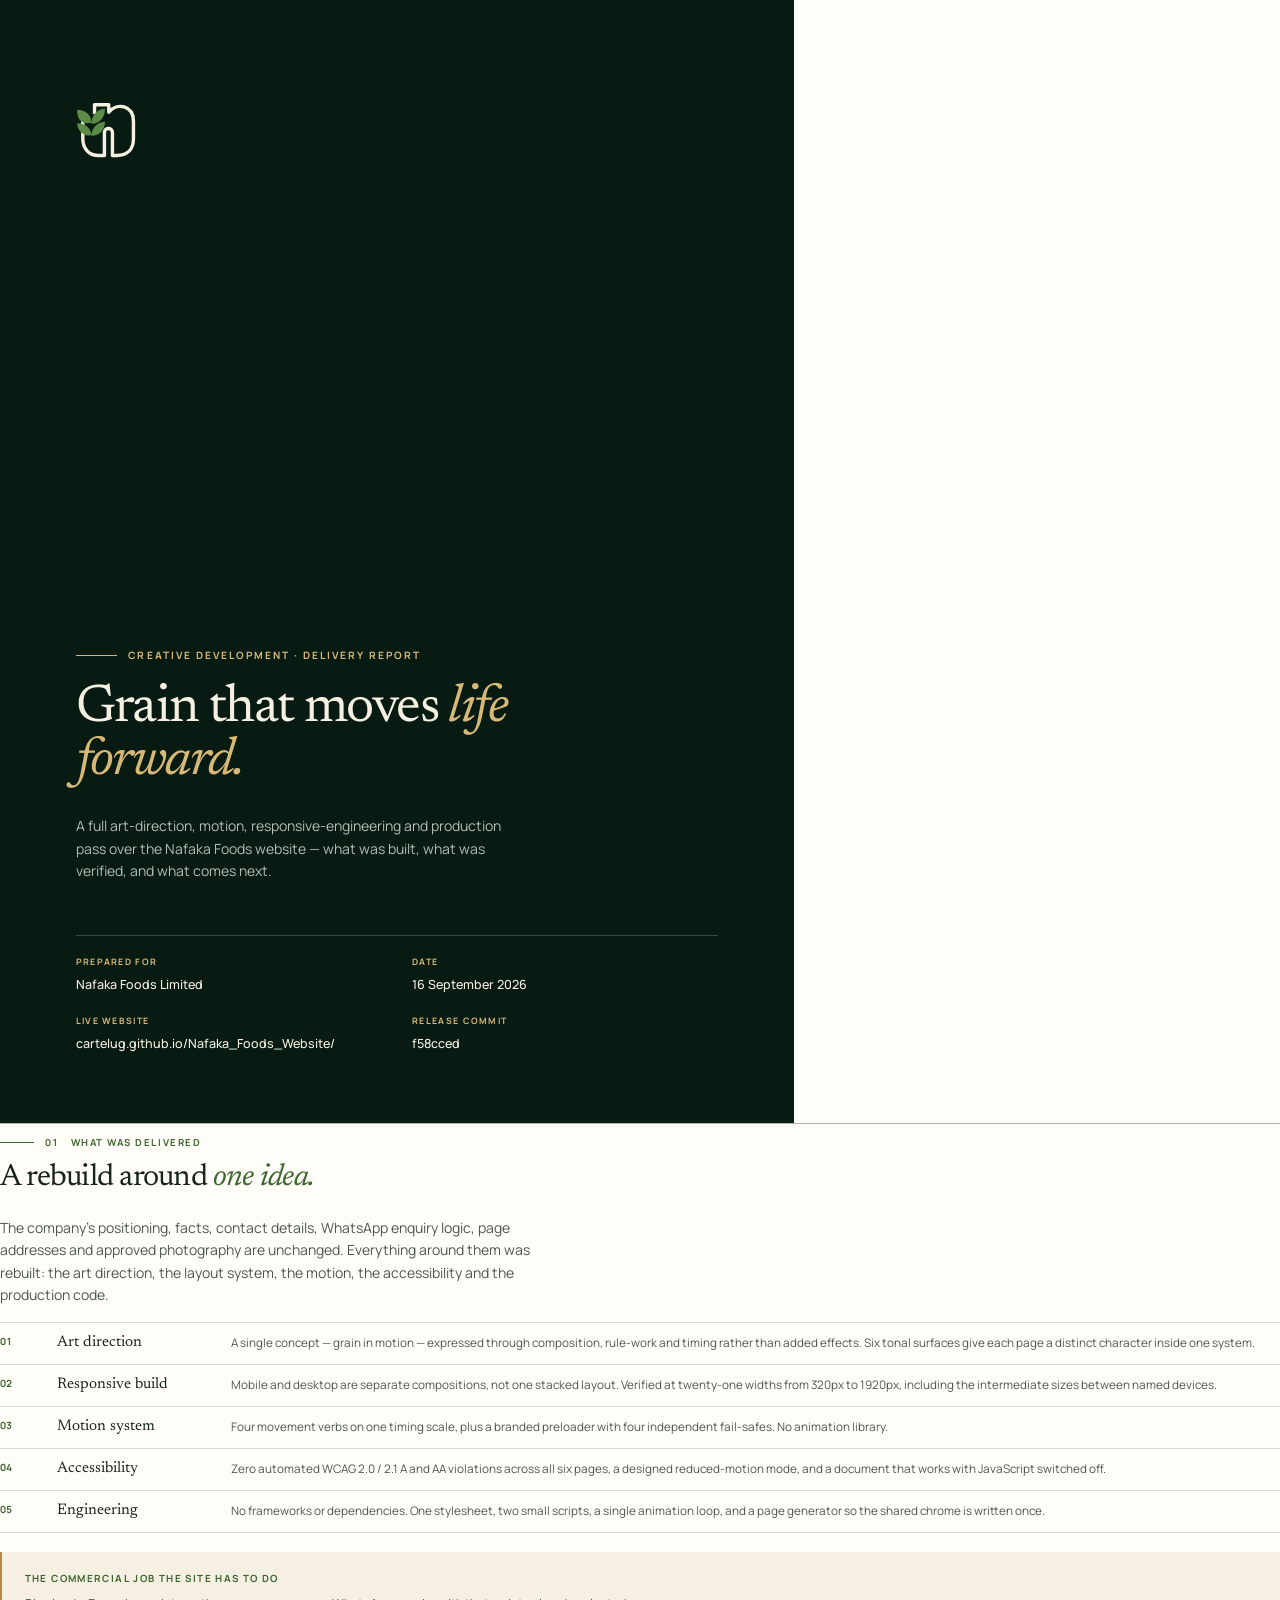
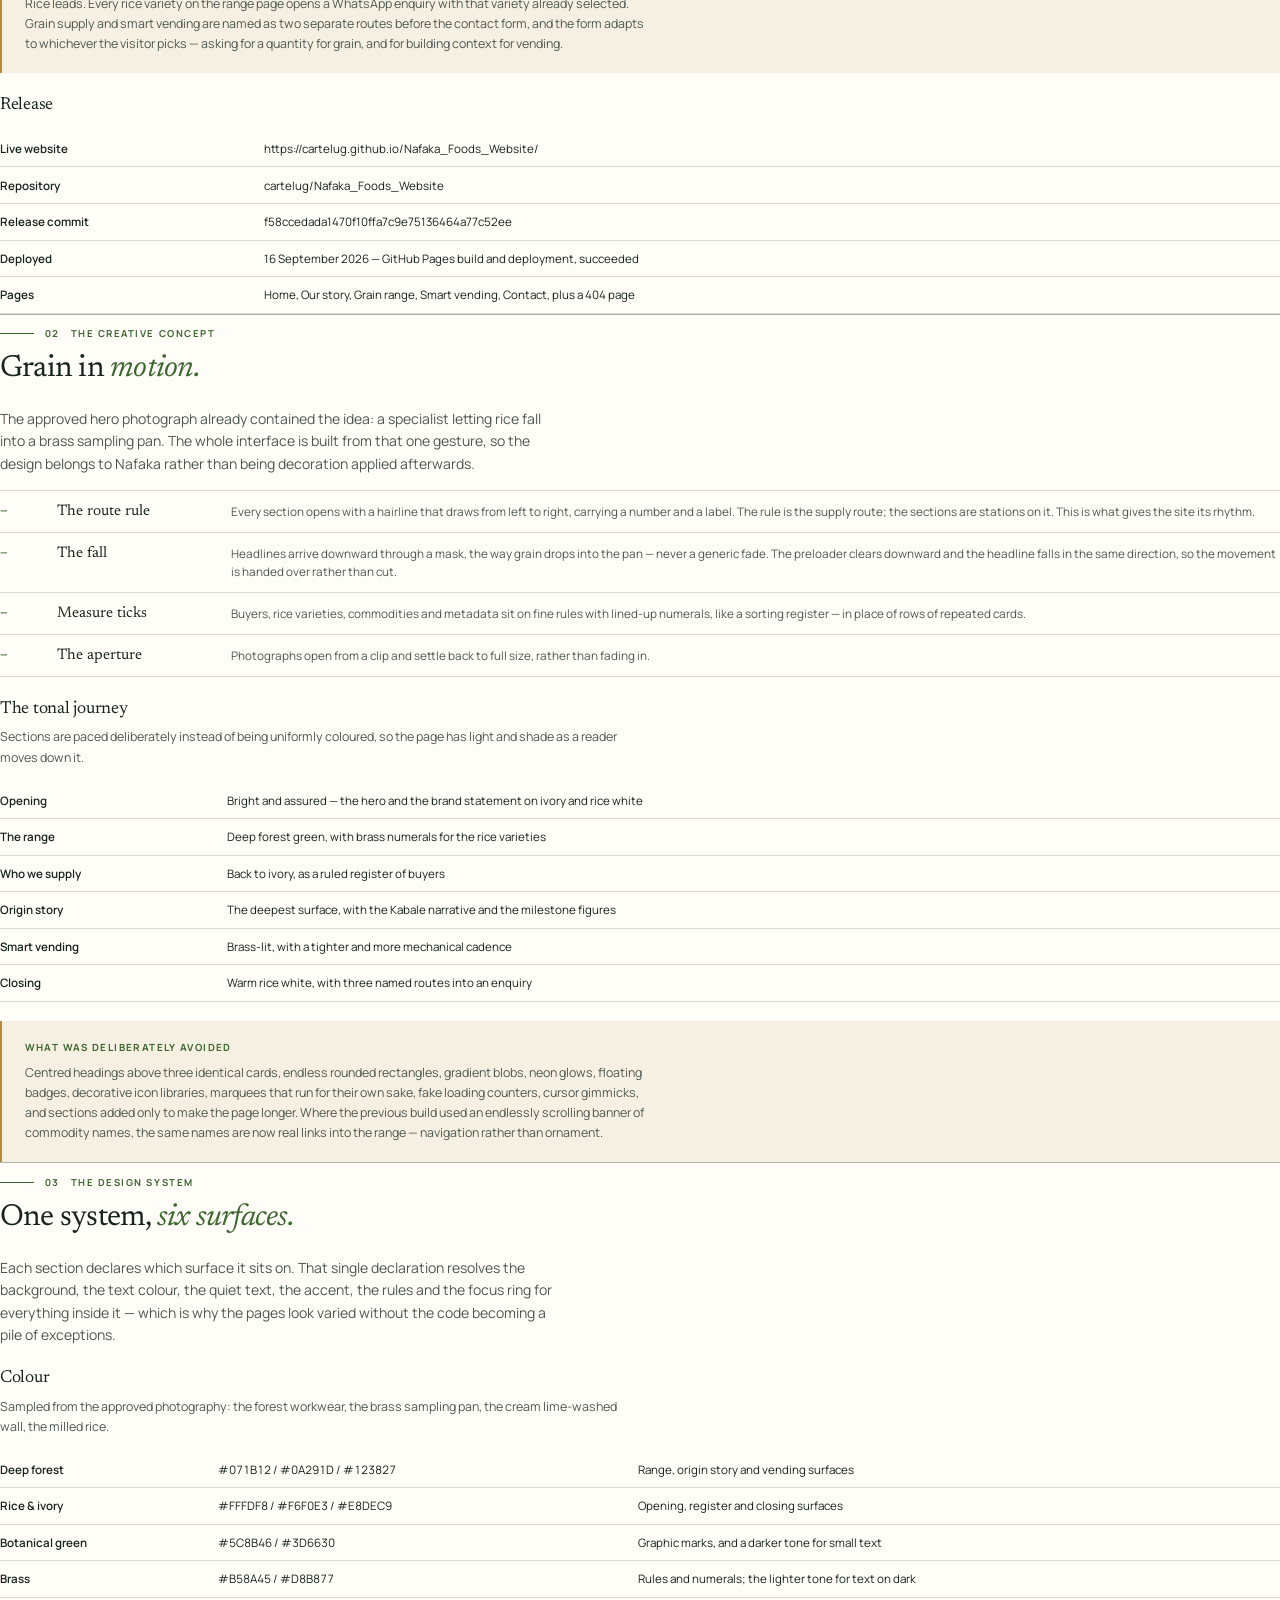
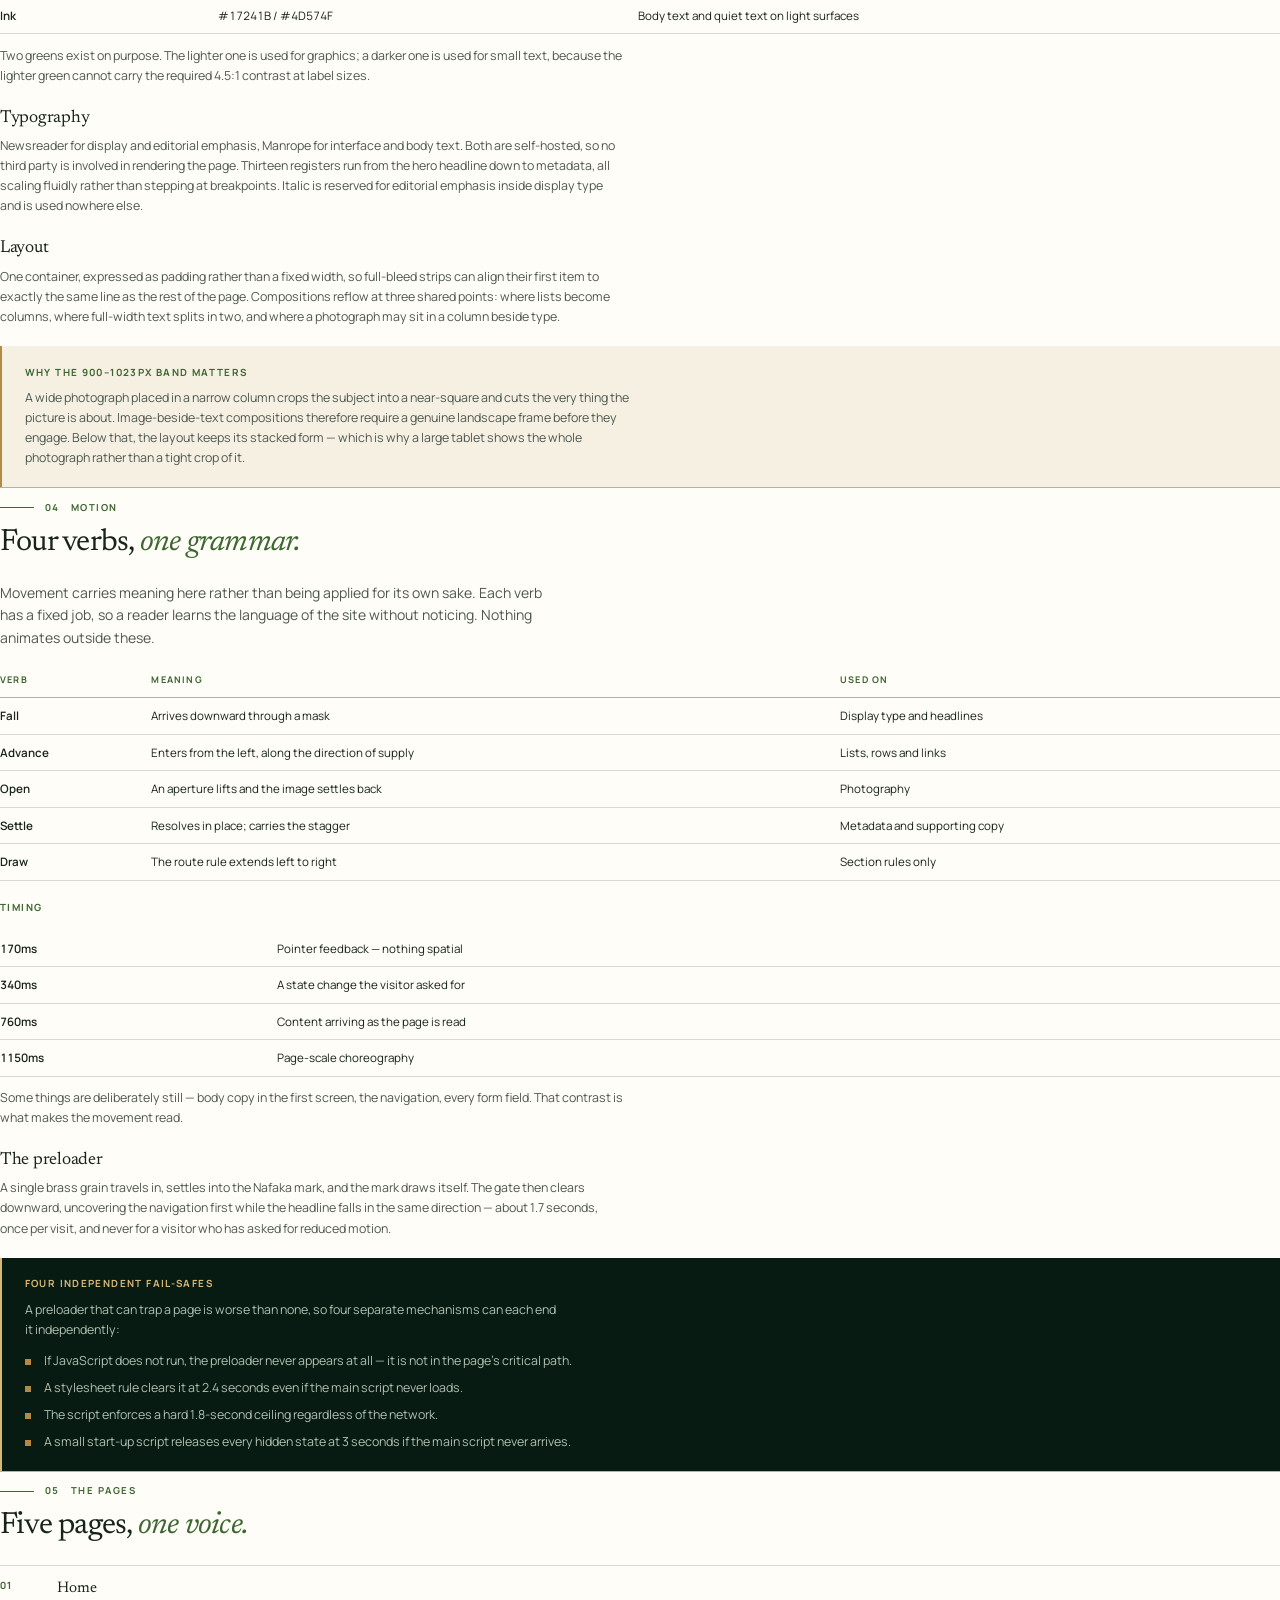
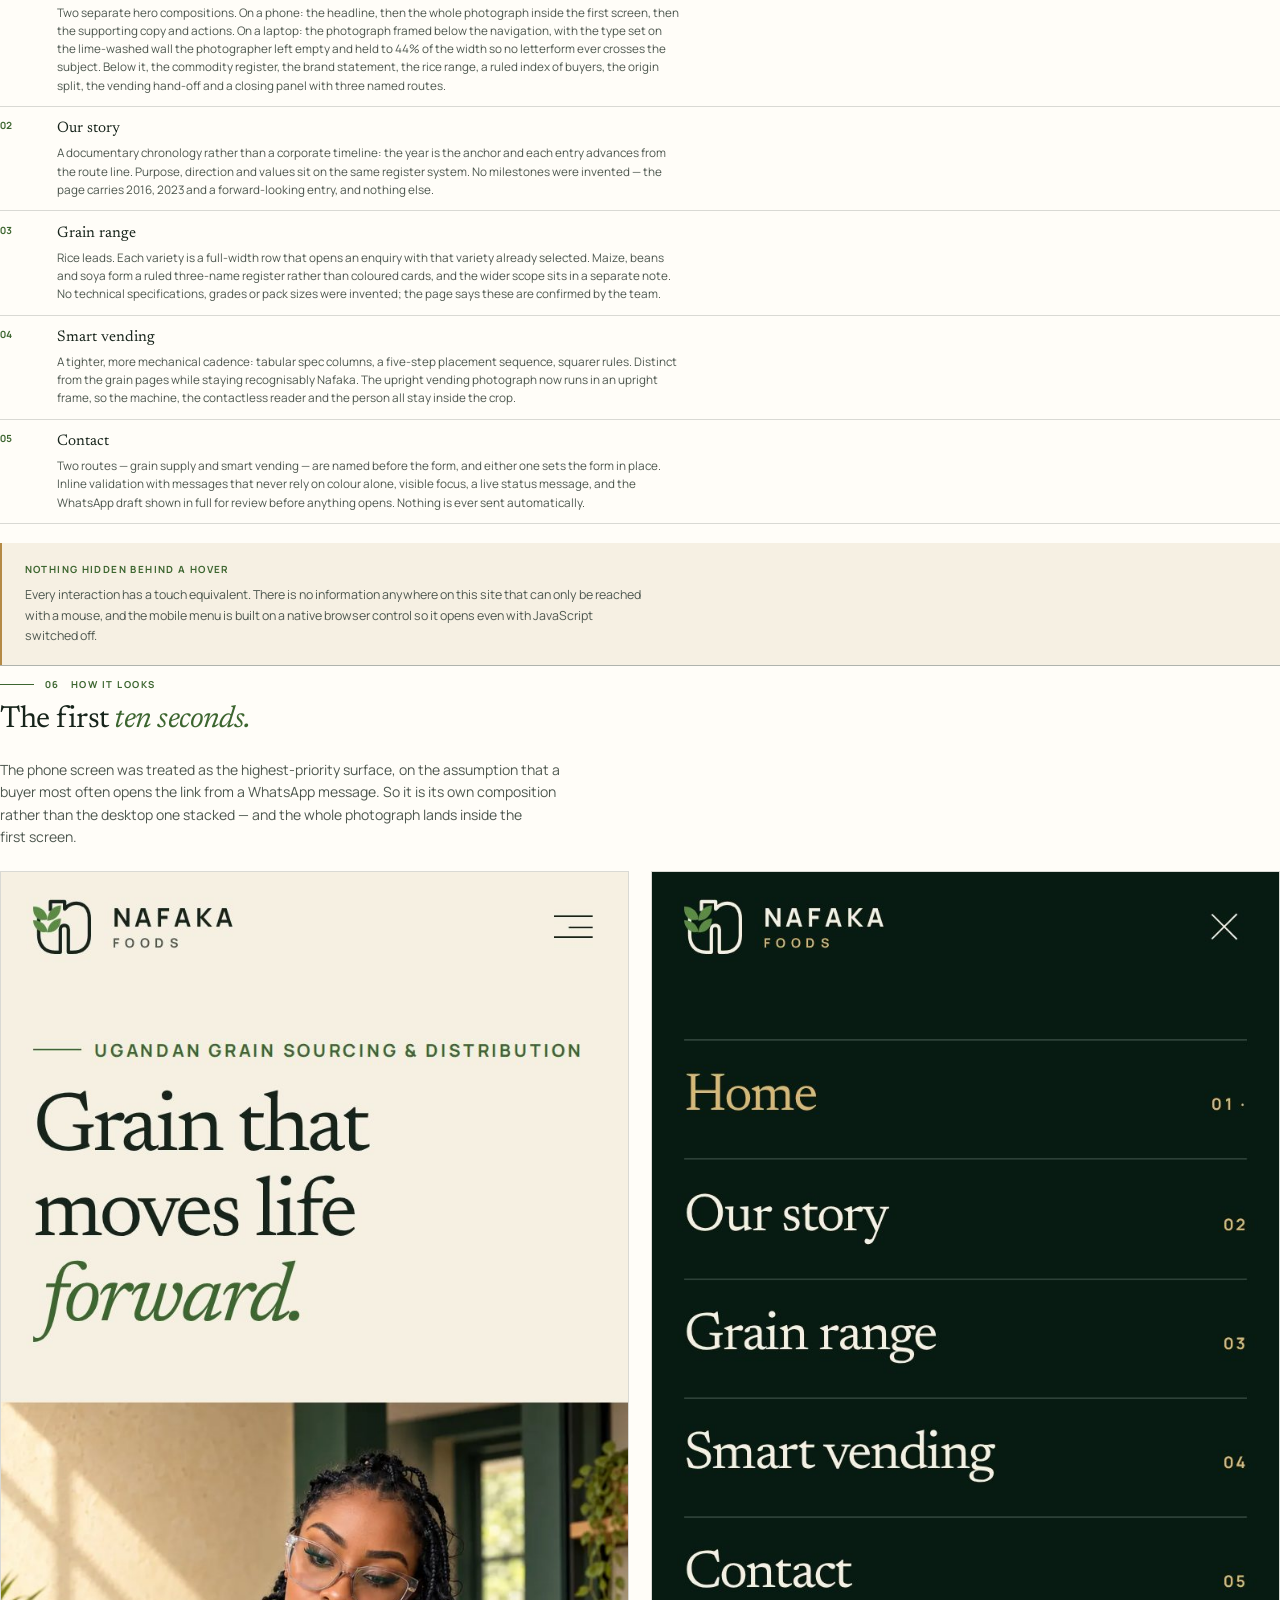
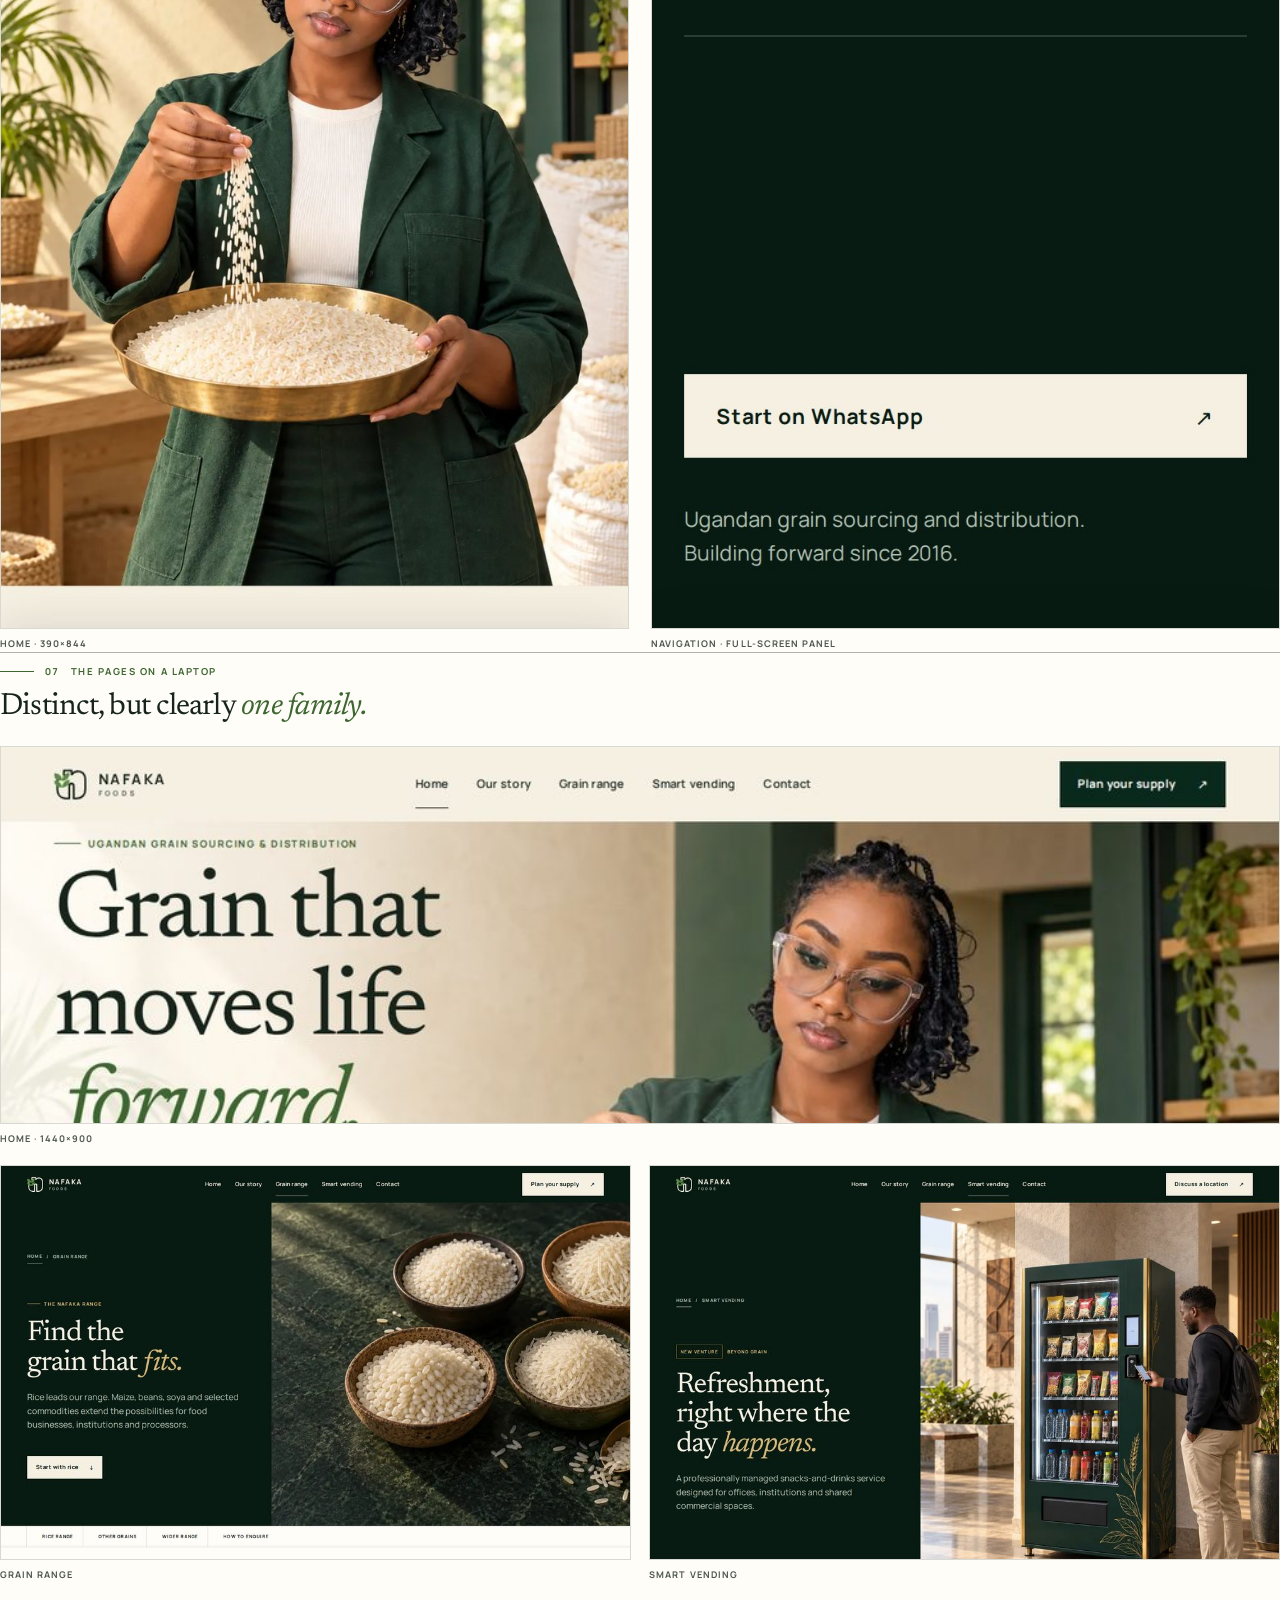
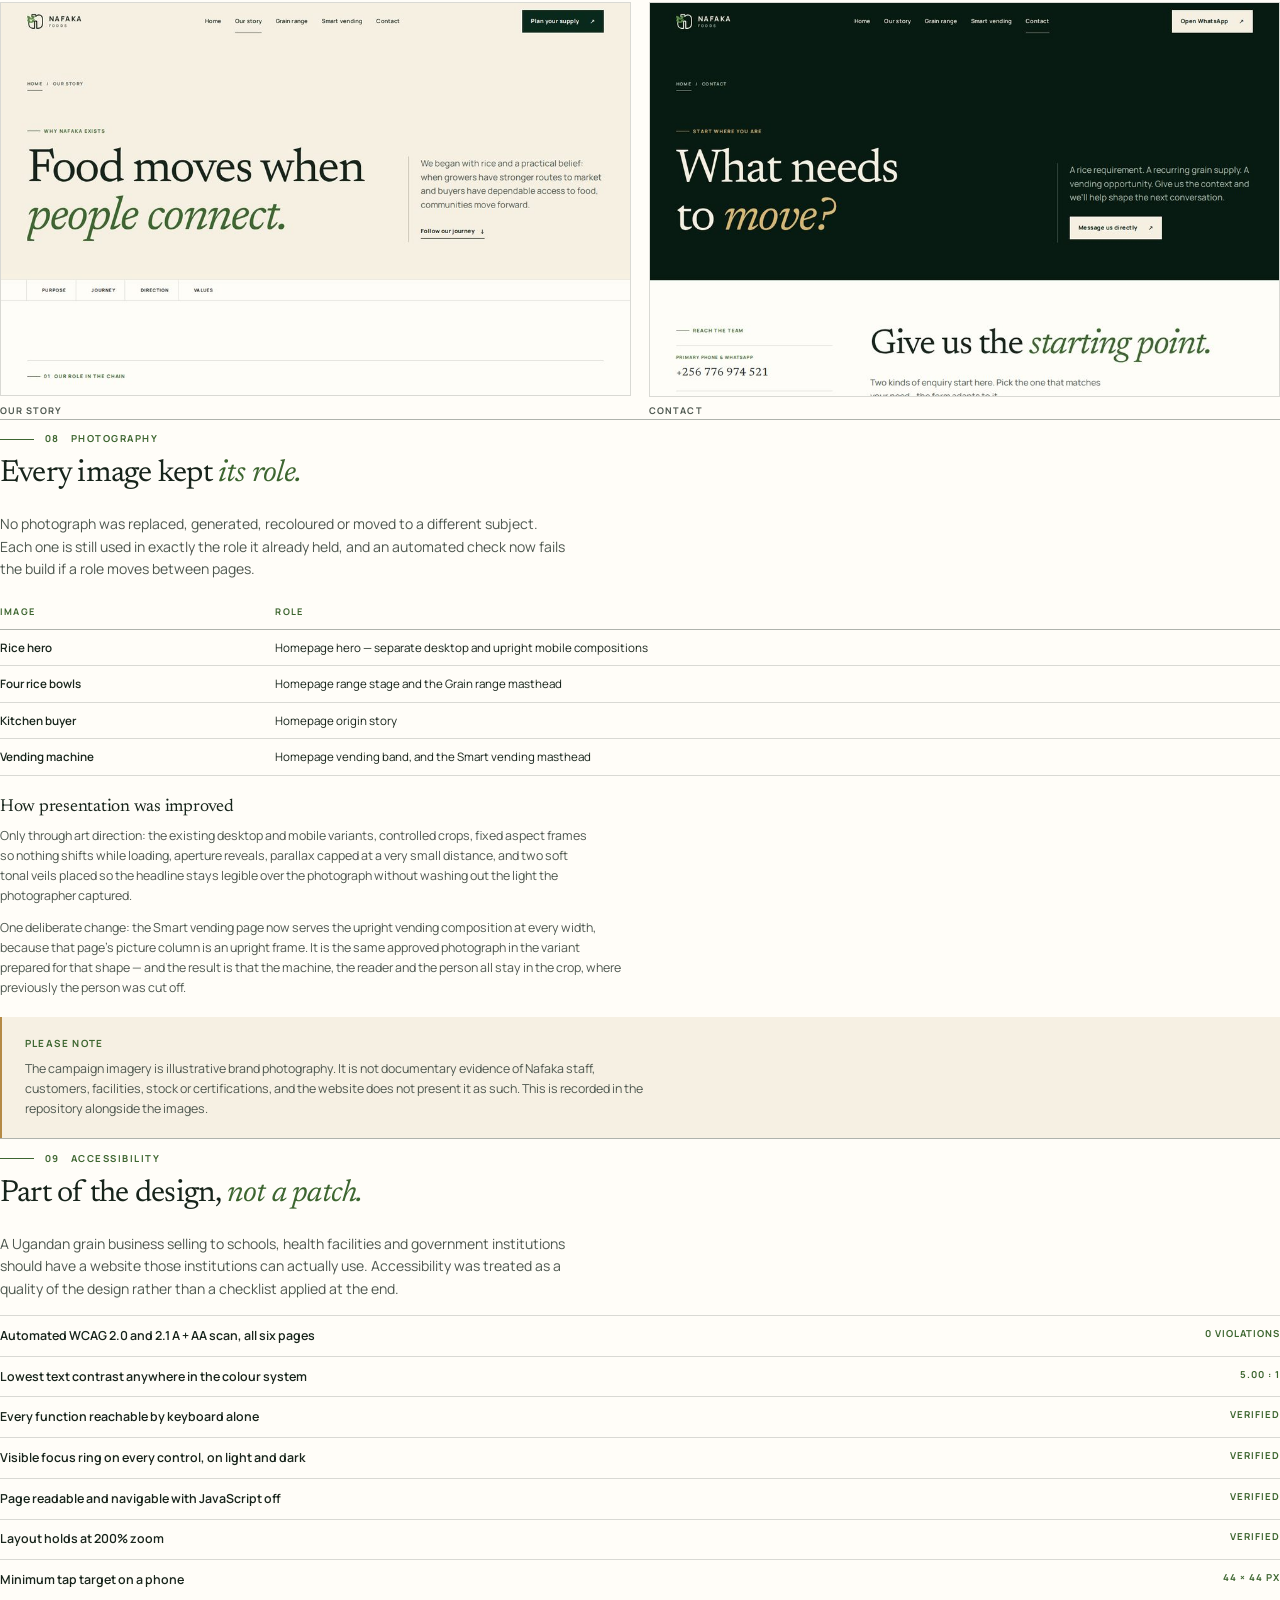
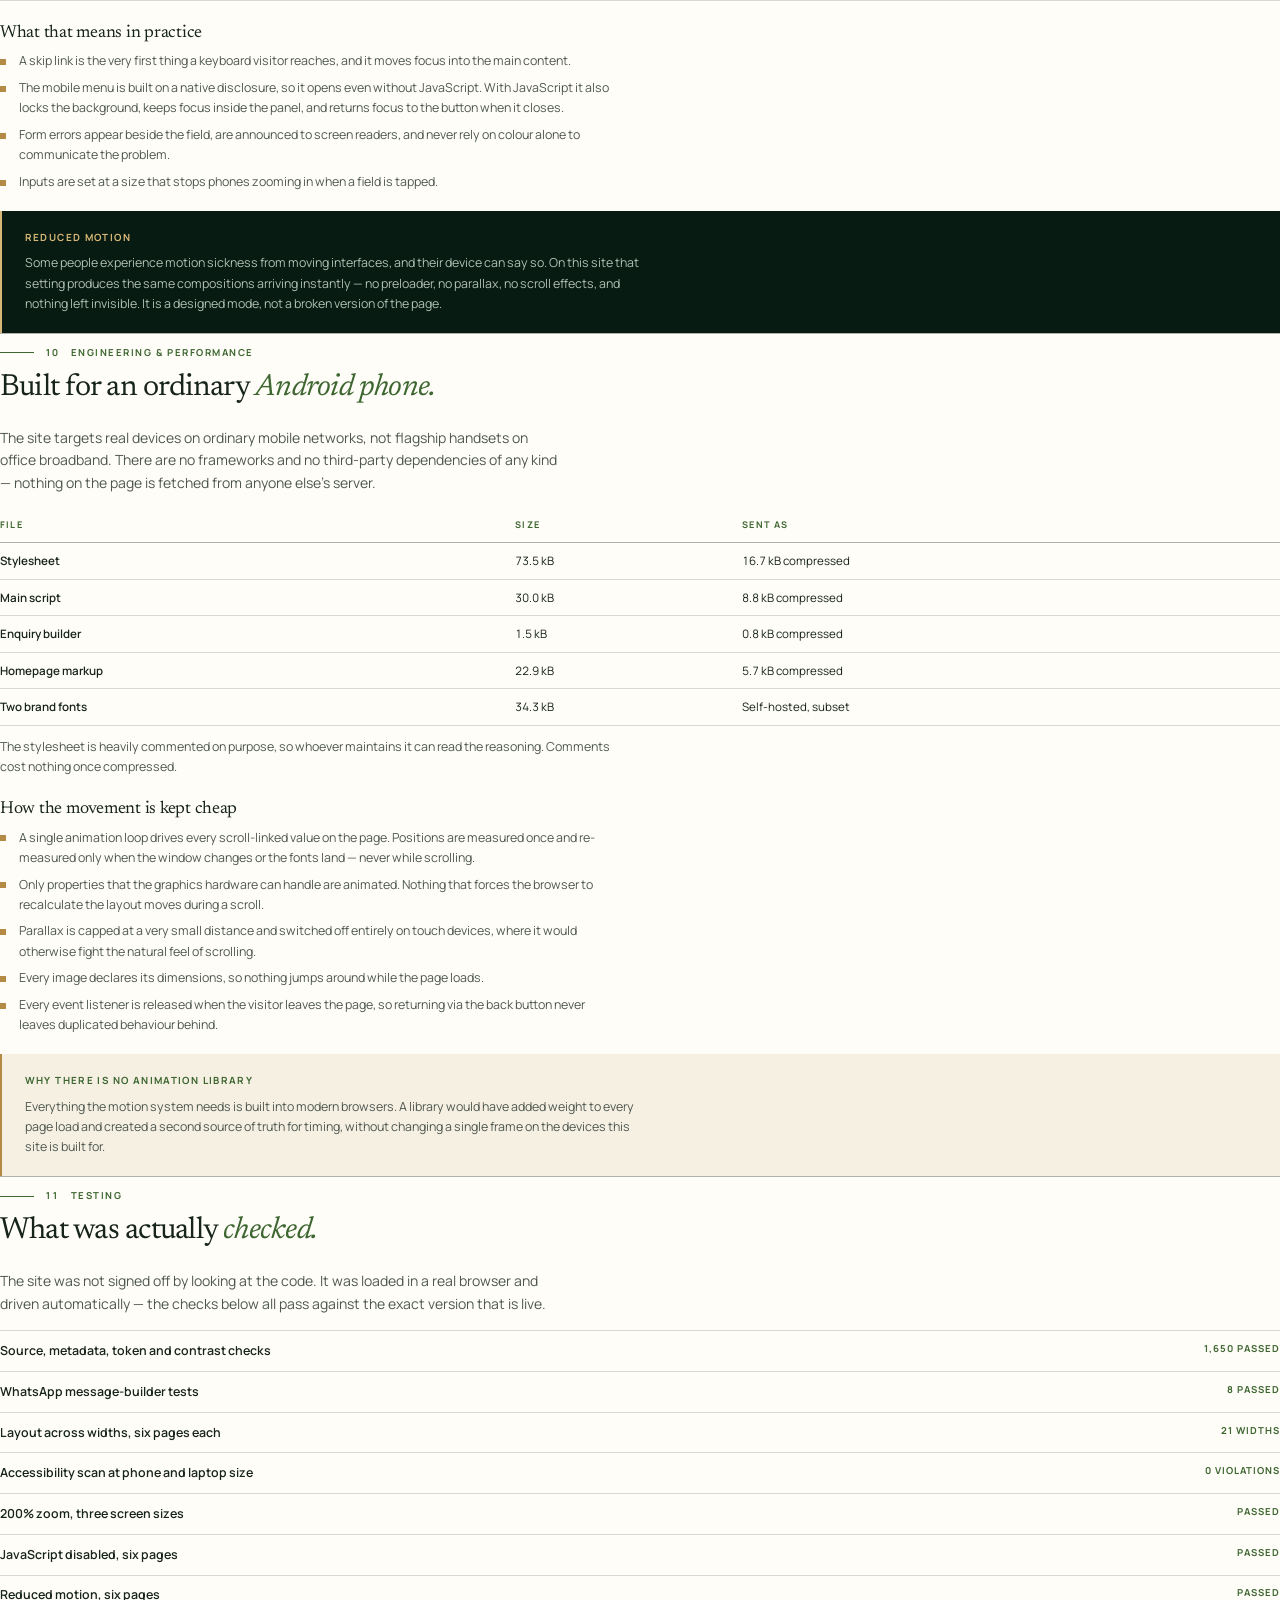
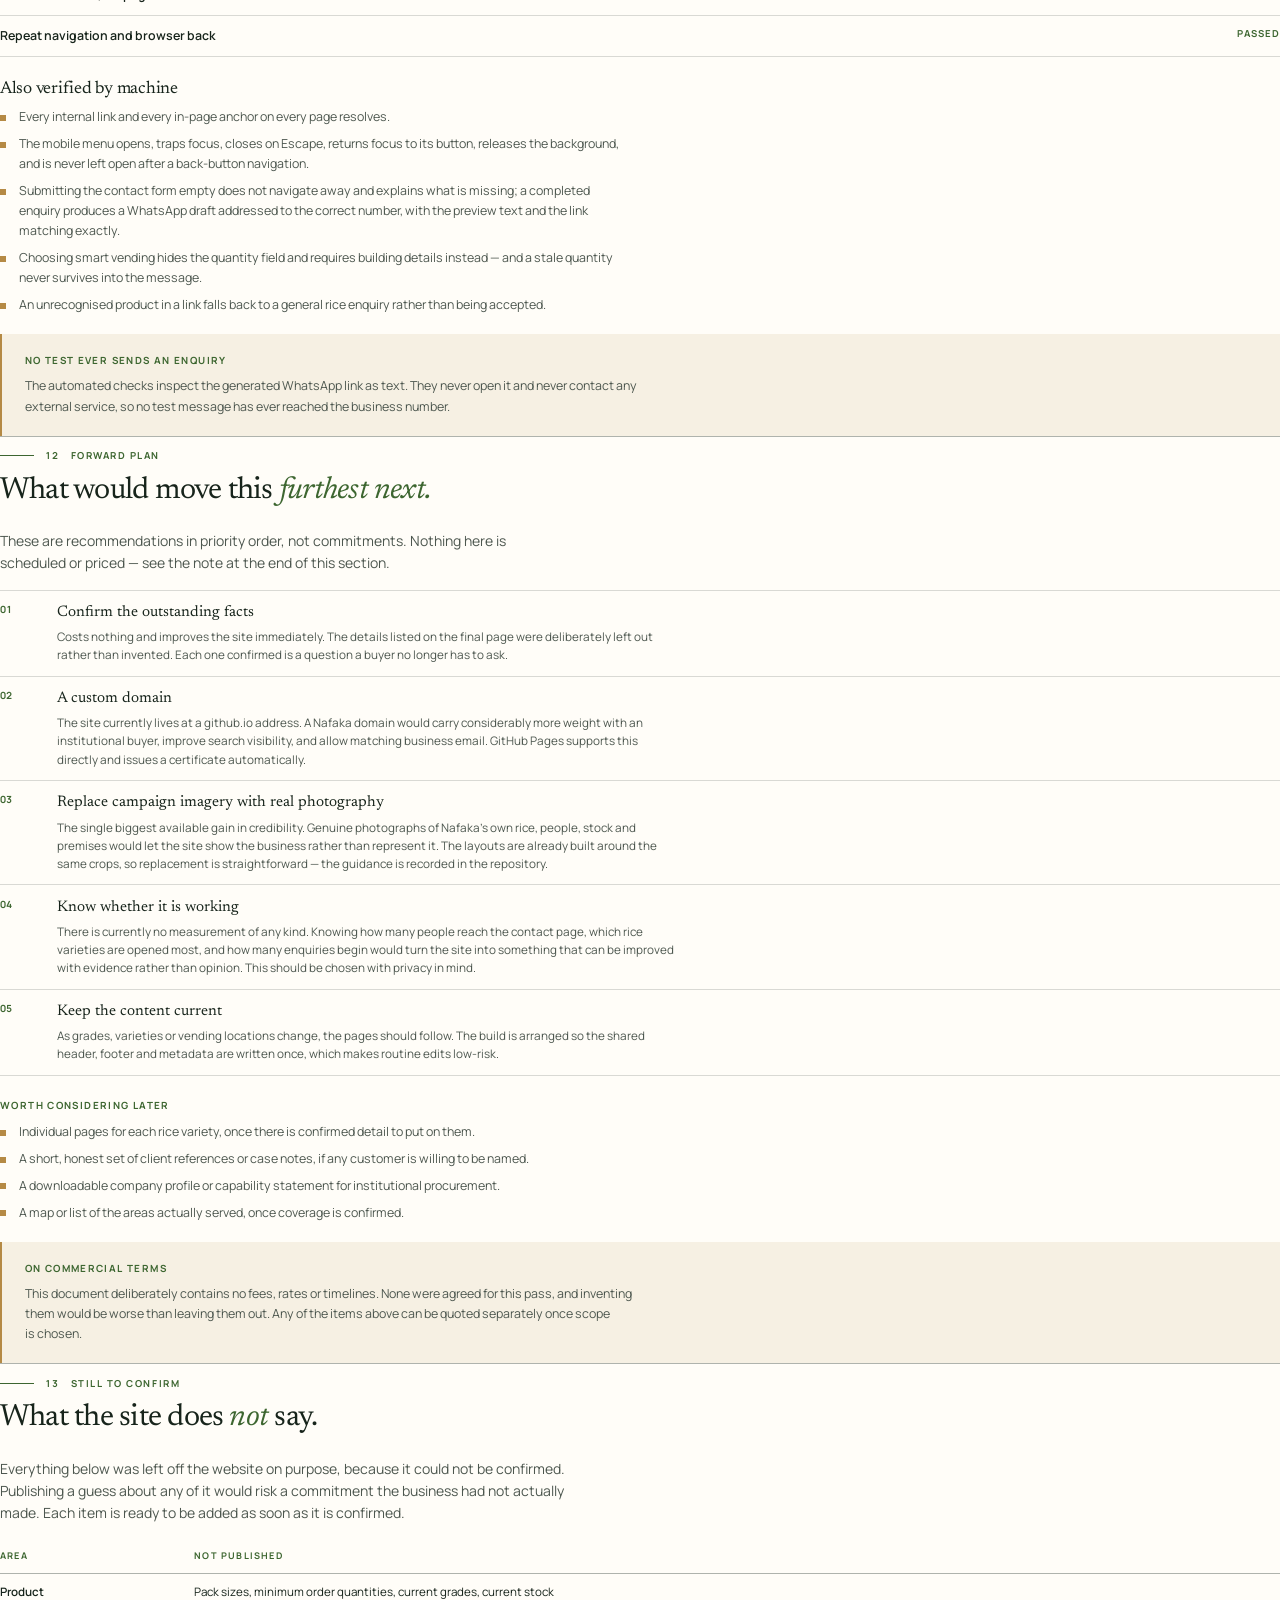
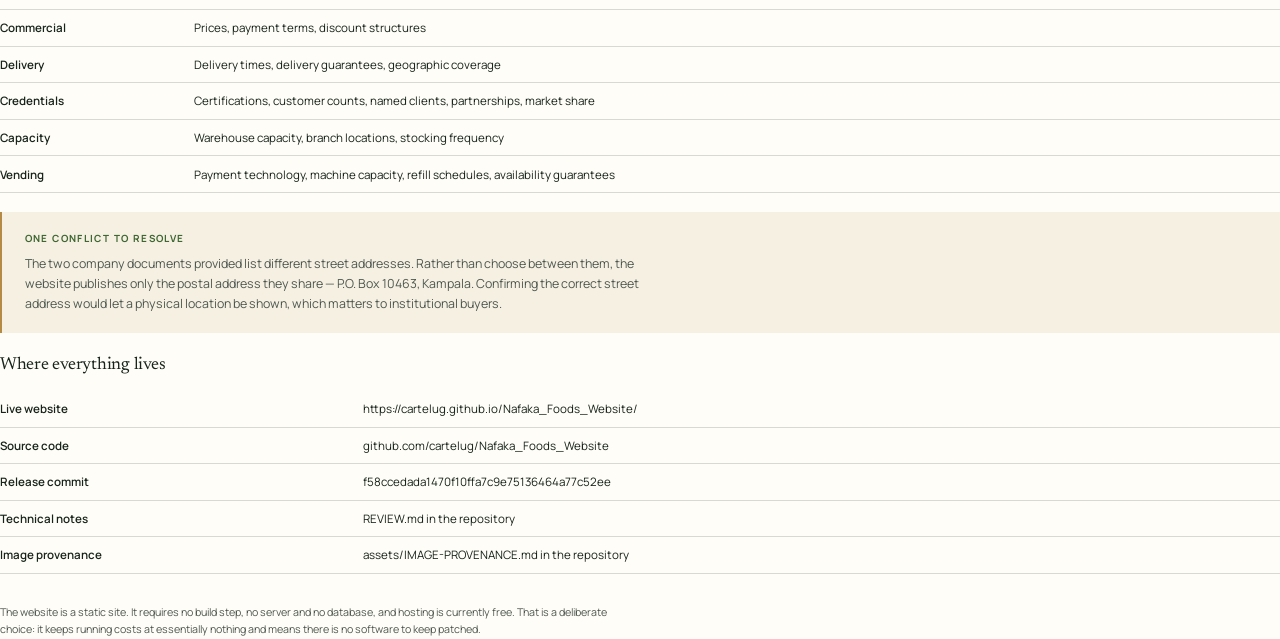
<file: documents/report-source/report.html>
<!doctype html>
<html lang="en-UG">
<head>
<meta charset="utf-8">
<title>Nafaka Foods — Website Report &amp; Forward Plan</title>
<style>
@font-face{font-family:Manrope;src:url("../../assets/fonts/manrope-400.woff2") format("woff2");font-weight:400;font-style:normal}
@font-face{font-family:Manrope;src:url("../../assets/fonts/manrope-500.woff2") format("woff2");font-weight:500;font-style:normal}
@font-face{font-family:Manrope;src:url("../../assets/fonts/manrope-600.woff2") format("woff2");font-weight:600;font-style:normal}
@font-face{font-family:Manrope;src:url("../../assets/fonts/manrope-700.woff2") format("woff2");font-weight:700;font-style:normal}
@font-face{font-family:Newsreader;src:url("../../assets/fonts/newsreader-400.woff2") format("woff2");font-weight:400;font-style:normal}
@font-face{font-family:Newsreader;src:url("../../assets/fonts/newsreader-500.woff2") format("woff2");font-weight:500;font-style:normal}
@font-face{font-family:Newsreader;src:url("../../assets/fonts/newsreader-400-italic.woff2") format("woff2");font-weight:400;font-style:italic}

:root{
  --forest-950:#071b12; --forest-900:#0a291d; --forest-800:#123827;
  --leaf:#5c8b46; --leaf-deep:#3d6630; --brass:#b58a45; --brass-lit:#d8b877;
  --ivory:#fffdf8; --rice:#f6f0e3; --sand:#e8dec9;
  --ink:#17241b; --ink-dim:#4d574f; --pale:#b2c0b3;
  --rule:rgba(23,36,27,.16); --rule-strong:rgba(23,36,27,.34);
  --display:Newsreader,Georgia,serif; --sans:Manrope,Arial,sans-serif;
}
@page{ size:A4; margin:17mm 16mm 18mm; }
@page:first{ margin:0; }
*,*::before,*::after{box-sizing:border-box}
html,body{margin:0;padding:0}
body{
  font-family:var(--sans); font-size:9.3pt; line-height:1.62;
  color:var(--ink); background:var(--ivory);
  -webkit-print-color-adjust:exact; print-color-adjust:exact;
}
h1,h2,h3,h4,p,ul,ol,table,figure{margin:0}
em{font-family:var(--display);font-style:italic}

/* ---------- page mechanics ---------- */
.page{ page-break-after:always; break-after:page; }
.page:last-child{ page-break-after:auto; break-after:auto; }

/* ---------- cover ---------- */
.cover{
  position:relative; width:210mm; height:297mm;
  background:var(--forest-950); color:var(--rice);
  padding:26mm 20mm 18mm; display:flex; flex-direction:column;
}
.cover__mark{width:17mm;height:17mm}
.cover__eyebrow{
  margin-top:auto; color:var(--brass-lit);
  font-size:7.6pt; font-weight:700; letter-spacing:.2em; text-transform:uppercase;
  display:flex; align-items:center; gap:3mm;
}
.cover__eyebrow::before{content:"";width:11mm;height:1px;background:currentColor}
.cover__title{
  margin-top:5mm; font-family:var(--display); font-weight:400;
  font-size:40pt; line-height:1.0; letter-spacing:-.03em; max-width:150mm;
}
.cover__title em{color:var(--brass-lit)}
.cover__lead{
  margin-top:7mm; max-width:120mm; color:var(--pale);
  font-size:10.5pt; line-height:1.6;
}
.cover__meta{
  margin-top:14mm; padding-top:5mm; border-top:1px solid rgba(246,240,227,.22);
  display:grid; grid-template-columns:repeat(2,1fr); gap:5mm 8mm;
}
.cover__meta div span{
  display:block; color:var(--brass-lit);
  font-size:6.6pt; font-weight:700; letter-spacing:.15em; text-transform:uppercase;
}
.cover__meta div strong{
  display:block; margin-top:1.5mm; font-weight:500; font-size:9.4pt;
  color:var(--rice); word-break:break-all;
}

/* ---------- station heading ---------- */
.station{ padding-top:3mm; border-top:1px solid var(--rule-strong); margin-bottom:6mm; }
.station__eyebrow{
  display:flex; align-items:center; gap:3mm; color:var(--leaf-deep);
  font-size:7.2pt; font-weight:700; letter-spacing:.16em; text-transform:uppercase;
}
.station__eyebrow b{font-variant-numeric:tabular-nums;letter-spacing:.1em}
.station__eyebrow::before{content:"";width:9mm;height:1px;background:currentColor}
.station__title{
  margin-top:3mm; font-family:var(--display); font-weight:400;
  font-size:23pt; line-height:1.06; letter-spacing:-.025em; max-width:135mm;
}
.station__title em{color:var(--leaf-deep)}

h3{
  font-family:var(--display); font-weight:400; font-size:13pt;
  line-height:1.15; letter-spacing:-.015em; margin:6mm 0 2mm;
}
h4{
  font-size:7.4pt; font-weight:700; letter-spacing:.14em; text-transform:uppercase;
  color:var(--leaf-deep); margin:5mm 0 2mm;
}
p{ max-width:165mm; text-wrap:pretty; }
p + p{margin-top:2.6mm}
.dim{color:var(--ink-dim)}
.lead{font-size:10.5pt;line-height:1.6;color:var(--ink-dim);max-width:150mm}

/* ---------- measure list ---------- */
.rows{border-top:1px solid var(--rule);margin-top:4mm}
.row{
  display:grid; grid-template-columns:11mm 42mm 1fr; gap:4mm;
  padding:3mm 0; border-bottom:1px solid var(--rule);
  break-inside:avoid;
}
.row__i{color:var(--leaf-deep);font-size:7.4pt;font-weight:700;font-variant-numeric:tabular-nums}
.row__k{font-family:var(--display);font-size:11.5pt;line-height:1.2}
.row__v{color:var(--ink-dim);font-size:8.8pt;line-height:1.55}
.row--wide{grid-template-columns:11mm 1fr}

/* ---------- data table ---------- */
table{width:100%;border-collapse:collapse;margin-top:4mm;font-size:8.7pt}
th{
  text-align:left; padding:2.4mm 3mm 2.4mm 0;
  border-bottom:1px solid var(--rule-strong);
  font-size:6.9pt; font-weight:700; letter-spacing:.13em; text-transform:uppercase;
  color:var(--leaf-deep); white-space:nowrap;
}
td{padding:2.4mm 3mm 2.4mm 0;border-bottom:1px solid var(--rule);vertical-align:top;line-height:1.5}
td:first-child{font-weight:600;white-space:nowrap}
td.num{font-variant-numeric:tabular-nums;white-space:nowrap}
tr{break-inside:avoid}

/* ---------- panels ---------- */
.panel{
  margin-top:5mm; padding:5mm 6mm; background:var(--rice);
  border-left:2px solid var(--brass); break-inside:avoid;
}
.panel--deep{background:var(--forest-950);color:var(--rice);border-left-color:var(--brass-lit)}
.panel--deep .dim{color:var(--pale)}
.panel h4{margin-top:0;color:var(--leaf-deep)}
.panel--deep h4{color:var(--brass-lit)}

.flags{margin-top:4mm;border-top:1px solid var(--rule)}
.flag{
  display:grid;grid-template-columns:1fr 26mm;gap:4mm;
  padding:2.6mm 0;border-bottom:1px solid var(--rule);break-inside:avoid;
}
.flag b{font-weight:600}
.flag span{
  text-align:right;font-size:7.2pt;font-weight:700;letter-spacing:.1em;
  text-transform:uppercase;color:var(--leaf-deep);white-space:nowrap;
}

ul{padding-left:0;list-style:none}
li{position:relative;padding-left:5mm;margin-top:1.8mm;max-width:165mm}
li::before{
  position:absolute;left:0;top:.62em;width:1.6mm;height:1.6mm;
  background:var(--brass);content:"";
}

/* ---------- figures ---------- */
.shots{display:grid;grid-template-columns:1fr 1fr;gap:5mm;margin-top:5mm}
.shot{break-inside:avoid}
.shot img{width:100%;display:block;border:1px solid var(--rule)}
.shot figcaption{
  margin-top:2mm;color:var(--ink-dim);
  font-size:6.9pt;font-weight:700;letter-spacing:.11em;text-transform:uppercase;
}
.phones{display:grid;grid-template-columns:1fr 1fr;gap:6mm;margin-top:6mm}
.shot--lead img{height:100mm;object-fit:cover;object-position:top}
.phones .shot img{border:1px solid var(--rule)}

</style>
</head>
<body>

<!-- ============ COVER ============ -->
<section class="page cover">
  <svg class="cover__mark" viewBox="-2 -2 104 104" fill="none">
    <path d="M28 24V9h23v12C64 5 91 9 91 36v28c0 17-10 27-27 27h-7V54c0-9-13-9-13 0v37h-9C18 91 9 79 9 63V28"
          stroke="#f6f0e3" stroke-width="5.5" stroke-linejoin="round"/>
    <path d="M10 38C-1 32 0 21 0 17c13 0 23 8 23 21-5 1-9 1-13 0ZM23 38c1-14 11-22 22-23 0 14-7 24-22 25ZM11 57C1 51 0 43 0 39c12 0 22 7 23 19-5 1-8 1-12-1ZM23 57c2-13 11-20 22-21 0 12-7 23-22 23Z"
          fill="#5c8b46"/>
  </svg>

  <p class="cover__eyebrow">Creative development &middot; Delivery report</p>
  <h1 class="cover__title">Grain that moves <em>life forward.</em></h1>
  <p class="cover__lead">A full art-direction, motion, responsive-engineering and production pass
    over the Nafaka Foods website — what was built, what was verified, and what comes next.</p>

  <div class="cover__meta">
    <div><span>Prepared for</span><strong>Nafaka Foods Limited</strong></div>
    <div><span>Date</span><strong>16 September 2026</strong></div>
    <div><span>Live website</span><strong>cartelug.github.io/Nafaka_Foods_Website/</strong></div>
    <div><span>Release commit</span><strong>f58cced</strong></div>
  </div>
</section>

<!-- ============ 01 SUMMARY ============ -->
<section class="page">
  <div class="station">
    <p class="station__eyebrow"><b>01</b>What was delivered</p>
    <h2 class="station__title">A rebuild around <em>one idea.</em></h2>
  </div>

  <p class="lead">The company&rsquo;s positioning, facts, contact details, WhatsApp enquiry logic,
    page addresses and approved photography are unchanged. Everything around them was rebuilt:
    the art direction, the layout system, the motion, the accessibility and the production code.</p>

  <div class="rows">
    <div class="row"><span class="row__i">01</span><span class="row__k">Art direction</span>
      <span class="row__v">A single concept — grain in motion — expressed through composition,
      rule-work and timing rather than added effects. Six tonal surfaces give each page a distinct
      character inside one system.</span></div>
    <div class="row"><span class="row__i">02</span><span class="row__k">Responsive build</span>
      <span class="row__v">Mobile and desktop are separate compositions, not one stacked layout.
      Verified at twenty-one widths from 320px to 1920px, including the intermediate sizes between
      named devices.</span></div>
    <div class="row"><span class="row__i">03</span><span class="row__k">Motion system</span>
      <span class="row__v">Four movement verbs on one timing scale, plus a branded preloader with
      four independent fail-safes. No animation library.</span></div>
    <div class="row"><span class="row__i">04</span><span class="row__k">Accessibility</span>
      <span class="row__v">Zero automated WCAG 2.0 / 2.1 A and AA violations across all six pages,
      a designed reduced-motion mode, and a document that works with JavaScript switched off.</span></div>
    <div class="row"><span class="row__i">05</span><span class="row__k">Engineering</span>
      <span class="row__v">No frameworks or dependencies. One stylesheet, two small scripts, a
      single animation loop, and a page generator so the shared chrome is written once.</span></div>
  </div>

  <div class="panel">
    <h4>The commercial job the site has to do</h4>
    <p class="dim">Rice leads. Every rice variety on the range page opens a WhatsApp enquiry with
      that variety already selected. Grain supply and smart vending are named as two separate routes
      before the contact form, and the form adapts to whichever the visitor picks — asking for a
      quantity for grain, and for building context for vending.</p>
  </div>

  <h3>Release</h3>
  <table>
    <tr><td>Live website</td><td>https://cartelug.github.io/Nafaka_Foods_Website/</td></tr>
    <tr><td>Repository</td><td>cartelug/Nafaka_Foods_Website</td></tr>
    <tr><td>Release commit</td><td>f58ccedada1470f10ffa7c9e75136464a77c52ee</td></tr>
    <tr><td>Deployed</td><td>16 September 2026 — GitHub Pages build and deployment, succeeded</td></tr>
    <tr><td>Pages</td><td>Home, Our story, Grain range, Smart vending, Contact, plus a 404 page</td></tr>
  </table>
</section>

<!-- ============ 02 CONCEPT ============ -->
<section class="page">
  <div class="station">
    <p class="station__eyebrow"><b>02</b>The creative concept</p>
    <h2 class="station__title">Grain in <em>motion.</em></h2>
  </div>

  <p class="lead">The approved hero photograph already contained the idea: a specialist letting rice
    fall into a brass sampling pan. The whole interface is built from that one gesture, so the design
    belongs to Nafaka rather than being decoration applied afterwards.</p>

  <div class="rows">
    <div class="row"><span class="row__i">&mdash;</span><span class="row__k">The route rule</span>
      <span class="row__v">Every section opens with a hairline that draws from left to right,
      carrying a number and a label. The rule is the supply route; the sections are stations on
      it. This is what gives the site its rhythm.</span></div>
    <div class="row"><span class="row__i">&mdash;</span><span class="row__k">The fall</span>
      <span class="row__v">Headlines arrive downward through a mask, the way grain drops into the
      pan — never a generic fade. The preloader clears downward and the headline falls in the same
      direction, so the movement is handed over rather than cut.</span></div>
    <div class="row"><span class="row__i">&mdash;</span><span class="row__k">Measure ticks</span>
      <span class="row__v">Buyers, rice varieties, commodities and metadata sit on fine rules with
      lined-up numerals, like a sorting register — in place of rows of repeated cards.</span></div>
    <div class="row"><span class="row__i">&mdash;</span><span class="row__k">The aperture</span>
      <span class="row__v">Photographs open from a clip and settle back to full size, rather than
      fading in.</span></div>
  </div>

  <h3>The tonal journey</h3>
  <p class="dim">Sections are paced deliberately instead of being uniformly coloured, so the page has
    light and shade as a reader moves down it.</p>
  <table>
    <tr><td>Opening</td><td>Bright and assured — the hero and the brand statement on ivory and rice white</td></tr>
    <tr><td>The range</td><td>Deep forest green, with brass numerals for the rice varieties</td></tr>
    <tr><td>Who we supply</td><td>Back to ivory, as a ruled register of buyers</td></tr>
    <tr><td>Origin story</td><td>The deepest surface, with the Kabale narrative and the milestone figures</td></tr>
    <tr><td>Smart vending</td><td>Brass-lit, with a tighter and more mechanical cadence</td></tr>
    <tr><td>Closing</td><td>Warm rice white, with three named routes into an enquiry</td></tr>
  </table>

  <div class="panel">
    <h4>What was deliberately avoided</h4>
    <p class="dim">Centred headings above three identical cards, endless rounded rectangles,
      gradient blobs, neon glows, floating badges, decorative icon libraries, marquees that run for
      their own sake, fake loading counters, cursor gimmicks, and sections added only to make the
      page longer. Where the previous build used an endlessly scrolling banner of commodity names,
      the same names are now real links into the range — navigation rather than ornament.</p>
  </div>
</section>

<!-- ============ 03 SYSTEM ============ -->
<section class="page">
  <div class="station">
    <p class="station__eyebrow"><b>03</b>The design system</p>
    <h2 class="station__title">One system, <em>six surfaces.</em></h2>
  </div>

  <p class="lead">Each section declares which surface it sits on. That single declaration resolves the
    background, the text colour, the quiet text, the accent, the rules and the focus ring for
    everything inside it — which is why the pages look varied without the code becoming a pile of
    exceptions.</p>

  <h3>Colour</h3>
  <p class="dim">Sampled from the approved photography: the forest workwear, the brass sampling pan,
    the cream lime-washed wall, the milled rice.</p>
  <table>
    <tr><td>Deep forest</td><td class="num">#071B12 / #0A291D / #123827</td><td>Range, origin story and vending surfaces</td></tr>
    <tr><td>Rice &amp; ivory</td><td class="num">#FFFDF8 / #F6F0E3 / #E8DEC9</td><td>Opening, register and closing surfaces</td></tr>
    <tr><td>Botanical green</td><td class="num">#5C8B46 / #3D6630</td><td>Graphic marks, and a darker tone for small text</td></tr>
    <tr><td>Brass</td><td class="num">#B58A45 / #D8B877</td><td>Rules and numerals; the lighter tone for text on dark</td></tr>
    <tr><td>Ink</td><td class="num">#17241B / #4D574F</td><td>Body text and quiet text on light surfaces</td></tr>
  </table>
  <p class="dim" style="margin-top:3mm">Two greens exist on purpose. The lighter one is used for
    graphics; a darker one is used for small text, because the lighter green cannot carry the
    required 4.5:1 contrast at label sizes.</p>

  <h3>Typography</h3>
  <p class="dim">Newsreader for display and editorial emphasis, Manrope for interface and body text.
    Both are self-hosted, so no third party is involved in rendering the page. Thirteen registers run
    from the hero headline down to metadata, all scaling fluidly rather than stepping at breakpoints.
    Italic is reserved for editorial emphasis inside display type and is used nowhere else.</p>

  <h3>Layout</h3>
  <p class="dim">One container, expressed as padding rather than a fixed width, so full-bleed strips
    can align their first item to exactly the same line as the rest of the page. Compositions reflow
    at three shared points: where lists become columns, where full-width text splits in two, and
    where a photograph may sit in a column beside type.</p>

  <div class="panel">
    <h4>Why the 900–1023px band matters</h4>
    <p class="dim">A wide photograph placed in a narrow column crops the subject into a near-square
      and cuts the very thing the picture is about. Image-beside-text compositions therefore require
      a genuine landscape frame before they engage. Below that, the layout keeps its stacked form —
      which is why a large tablet shows the whole photograph rather than a tight crop of it.</p>
  </div>
</section>

<!-- ============ 04 MOTION ============ -->
<section class="page">
  <div class="station">
    <p class="station__eyebrow"><b>04</b>Motion</p>
    <h2 class="station__title">Four verbs, <em>one grammar.</em></h2>
  </div>

  <p class="lead">Movement carries meaning here rather than being applied for its own sake. Each
    verb has a fixed job, so a reader learns the language of the site without noticing. Nothing
    animates outside these.</p>

  <table>
    <th>Verb</th><th>Meaning</th><th>Used on</th>
    <tr><td>Fall</td><td>Arrives downward through a mask</td><td>Display type and headlines</td></tr>
    <tr><td>Advance</td><td>Enters from the left, along the direction of supply</td><td>Lists, rows and links</td></tr>
    <tr><td>Open</td><td>An aperture lifts and the image settles back</td><td>Photography</td></tr>
    <tr><td>Settle</td><td>Resolves in place; carries the stagger</td><td>Metadata and supporting copy</td></tr>
    <tr><td>Draw</td><td>The route rule extends left to right</td><td>Section rules only</td></tr>
  </table>

  <h4>Timing</h4>
  <table>
    <tr><td class="num">170ms</td><td>Pointer feedback — nothing spatial</td></tr>
    <tr><td class="num">340ms</td><td>A state change the visitor asked for</td></tr>
    <tr><td class="num">760ms</td><td>Content arriving as the page is read</td></tr>
    <tr><td class="num">1150ms</td><td>Page-scale choreography</td></tr>
  </table>
  <p class="dim" style="margin-top:3mm">Some things are deliberately still — body copy in the
    first screen, the navigation, every form field. That contrast is what makes the movement read.</p>

  <h3>The preloader</h3>
  <p class="dim">A single brass grain travels in, settles into the Nafaka mark, and the mark draws
    itself. The gate then clears downward, uncovering the navigation first while the headline falls
    in the same direction — about 1.7 seconds, once per visit, and never for a visitor who has asked
    for reduced motion.</p>

  <div class="panel--deep panel">
    <h4>Four independent fail-safes</h4>
    <p class="dim">A preloader that can trap a page is worse than none, so four separate mechanisms
      can each end it independently:</p>
    <ul style="margin-top:3mm">
      <li class="dim">If JavaScript does not run, the preloader never appears at all — it is not in
        the page&rsquo;s critical path.</li>
      <li class="dim">A stylesheet rule clears it at 2.4 seconds even if the main script never loads.</li>
      <li class="dim">The script enforces a hard 1.8-second ceiling regardless of the network.</li>
      <li class="dim">A small start-up script releases every hidden state at 3 seconds if the main
        script never arrives.</li>
    </ul>
  </div>
</section>

<!-- ============ 05 PAGES ============ -->
<section class="page">
  <div class="station">
    <p class="station__eyebrow"><b>05</b>The pages</p>
    <h2 class="station__title">Five pages, <em>one voice.</em></h2>
  </div>

  <div class="rows">
    <div class="row row--wide"><span class="row__i">01</span>
      <div><span class="row__k">Home</span>
        <p class="row__v" style="margin-top:1.5mm">Two separate hero compositions. On a phone: the
        headline, then the whole photograph inside the first screen, then the supporting copy and
        actions. On a laptop: the photograph framed below the navigation, with the type set on the
        lime-washed wall the photographer left empty and held to 44% of the width so no letterform
        ever crosses the subject. Below it, the commodity register, the brand statement, the rice
        range, a ruled index of buyers, the origin split, the vending hand-off and a closing panel
        with three named routes.</p></div></div>

    <div class="row row--wide"><span class="row__i">02</span>
      <div><span class="row__k">Our story</span>
        <p class="row__v" style="margin-top:1.5mm">A documentary chronology rather than a corporate
        timeline: the year is the anchor and each entry advances from the route line. Purpose,
        direction and values sit on the same register system. No milestones were invented — the
        page carries 2016, 2023 and a forward-looking entry, and nothing else.</p></div></div>

    <div class="row row--wide"><span class="row__i">03</span>
      <div><span class="row__k">Grain range</span>
        <p class="row__v" style="margin-top:1.5mm">Rice leads. Each variety is a full-width row that
        opens an enquiry with that variety already selected. Maize, beans and soya form a ruled
        three-name register rather than coloured cards, and the wider scope sits in a separate
        note. No technical specifications, grades or pack sizes were invented; the page says these
        are confirmed by the team.</p></div></div>

    <div class="row row--wide"><span class="row__i">04</span>
      <div><span class="row__k">Smart vending</span>
        <p class="row__v" style="margin-top:1.5mm">A tighter, more mechanical cadence: tabular spec
        columns, a five-step placement sequence, squarer rules. Distinct from the grain pages while
        staying recognisably Nafaka. The upright vending photograph now runs in an upright frame, so
        the machine, the contactless reader and the person all stay inside the crop.</p></div></div>

    <div class="row row--wide"><span class="row__i">05</span>
      <div><span class="row__k">Contact</span>
        <p class="row__v" style="margin-top:1.5mm">Two routes — grain supply and smart vending — are
        named before the form, and either one sets the form in place. Inline validation with messages
        that never rely on colour alone, visible focus, a live status message, and the WhatsApp draft
        shown in full for review before anything opens. Nothing is ever sent automatically.</p></div></div>
  </div>

  <div class="panel">
    <h4>Nothing hidden behind a hover</h4>
    <p class="dim">Every interaction has a touch equivalent. There is no information anywhere on this
      site that can only be reached with a mouse, and the mobile menu is built on a native browser
      control so it opens even with JavaScript switched off.</p>
  </div>
</section>

<!-- ============ 06 SCREENS ============ -->
<section class="page">
  <div class="station">
    <p class="station__eyebrow"><b>06</b>How it looks</p>
    <h2 class="station__title">The first <em>ten seconds.</em></h2>
  </div>

  <p class="lead">The phone screen was treated as the highest-priority surface, on the assumption
    that a buyer most often opens the link from a WhatsApp message. So it is its own composition
    rather than the desktop one stacked — and the whole photograph lands inside the first screen.</p>

  <div class="phones">
    <figure class="shot"><img src="img/02-home-mobile.jpg" alt="Homepage on a phone">
      <figcaption>Home &middot; 390&times;844</figcaption></figure>
    <figure class="shot"><img src="img/07-mobile-menu.jpg" alt="The mobile navigation menu open">
      <figcaption>Navigation &middot; full-screen panel</figcaption></figure>
  </div>
</section>

<section class="page">
  <div class="station">
    <p class="station__eyebrow"><b>07</b>The pages on a laptop</p>
    <h2 class="station__title">Distinct, but clearly <em>one family.</em></h2>
  </div>

  <figure class="shot shot--lead" style="margin-bottom:5mm">
    <img src="img/01-home-desktop.jpg" alt="Homepage on a laptop">
    <figcaption>Home &middot; 1440&times;900</figcaption>
  </figure>

  <div class="shots" style="margin-top:0">
    <figure class="shot"><img src="img/03-grain-range.jpg" alt="The grain range page">
      <figcaption>Grain range</figcaption></figure>
    <figure class="shot"><img src="img/04-smart-vending.jpg" alt="The smart vending page">
      <figcaption>Smart vending</figcaption></figure>
    <figure class="shot"><img src="img/05-our-story.jpg" alt="The our story page">
      <figcaption>Our story</figcaption></figure>
    <figure class="shot"><img src="img/06-contact.jpg" alt="The contact page">
      <figcaption>Contact</figcaption></figure>
  </div>
</section>

<!-- ============ 07 IMAGERY ============ -->
<section class="page">
  <div class="station">
    <p class="station__eyebrow"><b>08</b>Photography</p>
    <h2 class="station__title">Every image kept <em>its role.</em></h2>
  </div>

  <p class="lead">No photograph was replaced, generated, recoloured or moved to a different subject.
    Each one is still used in exactly the role it already held, and an automated check now fails the
    build if a role moves between pages.</p>

  <table>
    <th>Image</th><th>Role</th>
    <tr><td>Rice hero</td><td>Homepage hero — separate desktop and upright mobile compositions</td></tr>
    <tr><td>Four rice bowls</td><td>Homepage range stage and the Grain range masthead</td></tr>
    <tr><td>Kitchen buyer</td><td>Homepage origin story</td></tr>
    <tr><td>Vending machine</td><td>Homepage vending band, and the Smart vending masthead</td></tr>
  </table>

  <h3>How presentation was improved</h3>
  <p class="dim">Only through art direction: the existing desktop and mobile variants, controlled
    crops, fixed aspect frames so nothing shifts while loading, aperture reveals, parallax capped at
    a very small distance, and two soft tonal veils placed so the headline stays legible over the
    photograph without washing out the light the photographer captured.</p>

  <p class="dim" style="margin-top:3mm">One deliberate change: the Smart vending page now serves the
    upright vending composition at every width, because that page&rsquo;s picture column is an
    upright frame. It is the same approved photograph in the variant prepared for that shape — and
    the result is that the machine, the reader and the person all stay in the crop, where previously
    the person was cut off.</p>

  <div class="panel">
    <h4>Please note</h4>
    <p class="dim">The campaign imagery is illustrative brand photography. It is not documentary
      evidence of Nafaka staff, customers, facilities, stock or certifications, and the website does
      not present it as such. This is recorded in the repository alongside the images.</p>
  </div>
</section>

<!-- ============ 08 ACCESSIBILITY ============ -->
<section class="page">
  <div class="station">
    <p class="station__eyebrow"><b>09</b>Accessibility</p>
    <h2 class="station__title">Part of the design, <em>not a patch.</em></h2>
  </div>

  <p class="lead">A Ugandan grain business selling to schools, health facilities and government
    institutions should have a website those institutions can actually use. Accessibility was treated
    as a quality of the design rather than a checklist applied at the end.</p>

  <div class="flags">
    <div class="flag"><b>Automated WCAG 2.0 and 2.1 A + AA scan, all six pages</b><span>0 violations</span></div>
    <div class="flag"><b>Lowest text contrast anywhere in the colour system</b><span>5.00 : 1</span></div>
    <div class="flag"><b>Every function reachable by keyboard alone</b><span>Verified</span></div>
    <div class="flag"><b>Visible focus ring on every control, on light and dark</b><span>Verified</span></div>
    <div class="flag"><b>Page readable and navigable with JavaScript off</b><span>Verified</span></div>
    <div class="flag"><b>Layout holds at 200% zoom</b><span>Verified</span></div>
    <div class="flag"><b>Minimum tap target on a phone</b><span>44 &times; 44 px</span></div>
  </div>

  <h3>What that means in practice</h3>
  <ul>
    <li class="dim">A skip link is the very first thing a keyboard visitor reaches, and it moves
      focus into the main content.</li>
    <li class="dim">The mobile menu is built on a native disclosure, so it opens even without
      JavaScript. With JavaScript it also locks the background, keeps focus inside the panel, and
      returns focus to the button when it closes.</li>
    <li class="dim">Form errors appear beside the field, are announced to screen readers, and never
      rely on colour alone to communicate the problem.</li>
    <li class="dim">Inputs are set at a size that stops phones zooming in when a field is tapped.</li>
  </ul>

  <div class="panel--deep panel">
    <h4>Reduced motion</h4>
    <p class="dim">Some people experience motion sickness from moving interfaces, and their device
      can say so. On this site that setting produces the same compositions arriving instantly — no
      preloader, no parallax, no scroll effects, and nothing left invisible. It is a designed mode,
      not a broken version of the page.</p>
  </div>
</section>

<!-- ============ 09 ENGINEERING ============ -->
<section class="page">
  <div class="station">
    <p class="station__eyebrow"><b>10</b>Engineering &amp; performance</p>
    <h2 class="station__title">Built for an ordinary <em>Android phone.</em></h2>
  </div>

  <p class="lead">The site targets real devices on ordinary mobile networks, not flagship handsets on
    office broadband. There are no frameworks and no third-party dependencies of any kind — nothing
    on the page is fetched from anyone else&rsquo;s server.</p>

  <table>
    <th>File</th><th>Size</th><th>Sent as</th>
    <tr><td>Stylesheet</td><td class="num">73.5 kB</td><td class="num">16.7 kB compressed</td></tr>
    <tr><td>Main script</td><td class="num">30.0 kB</td><td class="num">8.8 kB compressed</td></tr>
    <tr><td>Enquiry builder</td><td class="num">1.5 kB</td><td class="num">0.8 kB compressed</td></tr>
    <tr><td>Homepage markup</td><td class="num">22.9 kB</td><td class="num">5.7 kB compressed</td></tr>
    <tr><td>Two brand fonts</td><td class="num">34.3 kB</td><td>Self-hosted, subset</td></tr>
  </table>
  <p class="dim" style="margin-top:3mm">The stylesheet is heavily commented on purpose, so whoever
    maintains it can read the reasoning. Comments cost nothing once compressed.</p>

  <h3>How the movement is kept cheap</h3>
  <ul>
    <li class="dim">A single animation loop drives every scroll-linked value on the page. Positions
      are measured once and re-measured only when the window changes or the fonts land — never while
      scrolling.</li>
    <li class="dim">Only properties that the graphics hardware can handle are animated. Nothing that
      forces the browser to recalculate the layout moves during a scroll.</li>
    <li class="dim">Parallax is capped at a very small distance and switched off entirely on touch
      devices, where it would otherwise fight the natural feel of scrolling.</li>
    <li class="dim">Every image declares its dimensions, so nothing jumps around while the page
      loads.</li>
    <li class="dim">Every event listener is released when the visitor leaves the page, so returning
      via the back button never leaves duplicated behaviour behind.</li>
  </ul>

  <div class="panel">
    <h4>Why there is no animation library</h4>
    <p class="dim">Everything the motion system needs is built into modern browsers. A library would
      have added weight to every page load and created a second source of truth for timing, without
      changing a single frame on the devices this site is built for.</p>
  </div>
</section>

<!-- ============ 10 TESTING ============ -->
<section class="page">
  <div class="station">
    <p class="station__eyebrow"><b>11</b>Testing</p>
    <h2 class="station__title">What was actually <em>checked.</em></h2>
  </div>

  <p class="lead">The site was not signed off by looking at the code. It was loaded in a real browser
    and driven automatically — the checks below all pass against the exact version that is live.</p>

  <div class="flags">
    <div class="flag"><b>Source, metadata, token and contrast checks</b><span>1,650 passed</span></div>
    <div class="flag"><b>WhatsApp message-builder tests</b><span>8 passed</span></div>
    <div class="flag"><b>Layout across widths, six pages each</b><span>21 widths</span></div>
    <div class="flag"><b>Accessibility scan at phone and laptop size</b><span>0 violations</span></div>
    <div class="flag"><b>200% zoom, three screen sizes</b><span>Passed</span></div>
    <div class="flag"><b>JavaScript disabled, six pages</b><span>Passed</span></div>
    <div class="flag"><b>Reduced motion, six pages</b><span>Passed</span></div>
    <div class="flag"><b>Repeat navigation and browser back</b><span>Passed</span></div>
  </div>

  <h3>Also verified by machine</h3>
  <ul>
    <li class="dim">Every internal link and every in-page anchor on every page resolves.</li>
    <li class="dim">The mobile menu opens, traps focus, closes on Escape, returns focus to its
      button, releases the background, and is never left open after a back-button navigation.</li>
    <li class="dim">Submitting the contact form empty does not navigate away and explains what is
      missing; a completed enquiry produces a WhatsApp draft addressed to the correct number, with
      the preview text and the link matching exactly.</li>
    <li class="dim">Choosing smart vending hides the quantity field and requires building details
      instead — and a stale quantity never survives into the message.</li>
    <li class="dim">An unrecognised product in a link falls back to a general rice enquiry rather
      than being accepted.</li>
  </ul>

  <div class="panel">
    <h4>No test ever sends an enquiry</h4>
    <p class="dim">The automated checks inspect the generated WhatsApp link as text. They never open
      it and never contact any external service, so no test message has ever reached the business
      number.</p>
  </div>
</section>

<!-- ============ 11 PLAN ============ -->
<section class="page">
  <div class="station">
    <p class="station__eyebrow"><b>12</b>Forward plan</p>
    <h2 class="station__title">What would move this <em>furthest next.</em></h2>
  </div>

  <p class="lead">These are recommendations in priority order, not commitments. Nothing here is
    scheduled or priced — see the note at the end of this section.</p>

  <div class="rows">
    <div class="row row--wide"><span class="row__i">01</span>
      <div><span class="row__k">Confirm the outstanding facts</span>
        <p class="row__v" style="margin-top:1.5mm">Costs nothing and improves the site immediately.
        The details listed on the final page were deliberately left out rather than invented. Each one
        confirmed is a question a buyer no longer has to ask.</p></div></div>

    <div class="row row--wide"><span class="row__i">02</span>
      <div><span class="row__k">A custom domain</span>
        <p class="row__v" style="margin-top:1.5mm">The site currently lives at a github.io address.
        A Nafaka domain would carry considerably more weight with an institutional buyer, improve
        search visibility, and allow matching business email. GitHub Pages supports this directly and
        issues a certificate automatically.</p></div></div>

    <div class="row row--wide"><span class="row__i">03</span>
      <div><span class="row__k">Replace campaign imagery with real photography</span>
        <p class="row__v" style="margin-top:1.5mm">The single biggest available gain in credibility.
        Genuine photographs of Nafaka&rsquo;s own rice, people, stock and premises would let the site
        show the business rather than represent it. The layouts are already built around the same
        crops, so replacement is straightforward — the guidance is recorded in the repository.</p></div></div>

    <div class="row row--wide"><span class="row__i">04</span>
      <div><span class="row__k">Know whether it is working</span>
        <p class="row__v" style="margin-top:1.5mm">There is currently no measurement of any kind.
        Knowing how many people reach the contact page, which rice varieties are opened most, and how
        many enquiries begin would turn the site into something that can be improved with evidence
        rather than opinion. This should be chosen with privacy in mind.</p></div></div>

    <div class="row row--wide"><span class="row__i">05</span>
      <div><span class="row__k">Keep the content current</span>
        <p class="row__v" style="margin-top:1.5mm">As grades, varieties or vending locations change,
        the pages should follow. The build is arranged so the shared header, footer and metadata are
        written once, which makes routine edits low-risk.</p></div></div>
  </div>

  <h4 style="margin-top:6mm">Worth considering later</h4>
  <ul>
    <li class="dim">Individual pages for each rice variety, once there is confirmed detail to put
      on them.</li>
    <li class="dim">A short, honest set of client references or case notes, if any customer is
      willing to be named.</li>
    <li class="dim">A downloadable company profile or capability statement for institutional
      procurement.</li>
    <li class="dim">A map or list of the areas actually served, once coverage is confirmed.</li>
  </ul>

  <div class="panel">
    <h4>On commercial terms</h4>
    <p class="dim">This document deliberately contains no fees, rates or timelines. None were agreed
      for this pass, and inventing them would be worse than leaving them out. Any of the items above
      can be quoted separately once scope is chosen.</p>
  </div>
</section>

<!-- ============ 12 OUTSTANDING ============ -->
<section class="page">
  <div class="station">
    <p class="station__eyebrow"><b>13</b>Still to confirm</p>
    <h2 class="station__title">What the site does <em>not</em> say.</h2>
  </div>

  <p class="lead">Everything below was left off the website on purpose, because it could not be
    confirmed. Publishing a guess about any of it would risk a commitment the business had not
    actually made. Each item is ready to be added as soon as it is confirmed.</p>

  <table>
    <th>Area</th><th>Not published</th>
    <tr><td>Product</td><td>Pack sizes, minimum order quantities, current grades, current stock</td></tr>
    <tr><td>Commercial</td><td>Prices, payment terms, discount structures</td></tr>
    <tr><td>Delivery</td><td>Delivery times, delivery guarantees, geographic coverage</td></tr>
    <tr><td>Credentials</td><td>Certifications, customer counts, named clients, partnerships, market share</td></tr>
    <tr><td>Capacity</td><td>Warehouse capacity, branch locations, stocking frequency</td></tr>
    <tr><td>Vending</td><td>Payment technology, machine capacity, refill schedules, availability guarantees</td></tr>
  </table>

  <div class="panel">
    <h4>One conflict to resolve</h4>
    <p class="dim">The two company documents provided list different street addresses. Rather than
      choose between them, the website publishes only the postal address they share — P.O. Box 10463,
      Kampala. Confirming the correct street address would let a physical location be shown, which
      matters to institutional buyers.</p>
  </div>

  <h3>Where everything lives</h3>
  <table>
    <tr><td>Live website</td><td>https://cartelug.github.io/Nafaka_Foods_Website/</td></tr>
    <tr><td>Source code</td><td>github.com/cartelug/Nafaka_Foods_Website</td></tr>
    <tr><td>Release commit</td><td>f58ccedada1470f10ffa7c9e75136464a77c52ee</td></tr>
    <tr><td>Technical notes</td><td>REVIEW.md in the repository</td></tr>
    <tr><td>Image provenance</td><td>assets/IMAGE-PROVENANCE.md in the repository</td></tr>
  </table>

  <p class="dim" style="margin-top:8mm;font-size:8pt">The website is a static site. It requires no
    build step, no server and no database, and hosting is currently free. That is a deliberate
    choice: it keeps running costs at essentially nothing and means there is no software to keep
    patched.</p>
</section>

</body>
</html>
</file>
<file: assets/css/site.css>
/* ==========================================================================
   NAFAKA FOODS — "GRAIN IN MOTION"
   --------------------------------------------------------------------------
   One concept, expressed as a measured supply line.

   · SURFACE   Every section declares data-surface. Colour, rules, accents and
               focus rings resolve from that one attribute, so no component
               ever needs a contextual override chain.
   · STATION   Sections are introduced by a drawn hairline carrying an index,
               an eyebrow and a display line. The rule is the supply route.
   · MEASURE   Lists, ranges and metadata sit on tick rules rather than in
               repeated rounded cards.
   · MOTION    Four verbs only — fall, advance, open, settle. See MOTION below.

   Layer order fixes specificity once; component rules stay flat and shallow.
   ========================================================================== */

@layer reset, tokens, base, type, layout, motion, components, sections, utilities;

/* --------------------------------------------------------------------------
   FONTS — self-hosted, subset WOFF2, swap so text paints with the fallback.
   -------------------------------------------------------------------------- */
@layer reset {
  @font-face{font-family:Manrope;src:url("../fonts/manrope-400.woff2") format("woff2");font-weight:400;font-display:swap;font-style:normal}
  @font-face{font-family:Manrope;src:url("../fonts/manrope-500.woff2") format("woff2");font-weight:500;font-display:swap;font-style:normal}
  @font-face{font-family:Manrope;src:url("../fonts/manrope-600.woff2") format("woff2");font-weight:600;font-display:swap;font-style:normal}
  @font-face{font-family:Manrope;src:url("../fonts/manrope-700.woff2") format("woff2");font-weight:700;font-display:swap;font-style:normal}
  @font-face{font-family:Newsreader;src:url("../fonts/newsreader-400.woff2") format("woff2");font-weight:400;font-display:swap;font-style:normal}
  @font-face{font-family:Newsreader;src:url("../fonts/newsreader-500.woff2") format("woff2");font-weight:500;font-display:swap;font-style:normal}
  @font-face{font-family:Newsreader;src:url("../fonts/newsreader-400-italic.woff2") format("woff2");font-weight:400;font-display:swap;font-style:italic}
  @font-face{font-family:Newsreader;src:url("../fonts/newsreader-500-italic.woff2") format("woff2");font-weight:500;font-display:swap;font-style:italic}

  *,*::before,*::after{box-sizing:border-box}
  html{-webkit-text-size-adjust:100%}
  body,h1,h2,h3,h4,p,figure,blockquote,dl,dd{margin:0}
  ul[class],ol[class]{margin:0;padding:0;list-style:none}
  img,picture,svg,video{display:block;max-width:100%}
  img{height:auto}
  a{color:inherit;text-decoration:none}
  button,input,select,textarea{color:inherit;font:inherit;margin:0}
  button,summary{cursor:pointer}
  summary::-webkit-details-marker{display:none}
  fieldset{margin:0;padding:0;border:0}
  :where(h1,h2,h3,h4){font-weight:400}
}

/* ==========================================================================
   TOKENS
   ========================================================================== */
@layer tokens {
  :root{
    /* — Palette. Sampled from the approved photography: forest workwear,
         brass sampling pan, cream lime-washed wall, milled rice. — */
    --forest-950:#071b12;
    --forest-900:#0a291d;
    --forest-800:#123827;
    --forest-700:#1e4d35;
    --leaf:#5c8b46;          /* graphic only — 3.9:1, never small text on light */
    --leaf-deep:#3d6630;     /* text accent on light surfaces — 5.9:1 on rice   */
    --brass:#b58a45;         /* graphic on light, text on dark (5.7:1)          */
    --brass-lit:#d8b877;     /* text accent on dark surfaces — 9.4:1 on 950     */
    --ivory:#fffdf8;
    --rice:#f6f0e3;
    --sand:#e8dec9;
    --ink:#17241b;
    --ink-dim:#4d574f;       /* 6.6:1 on rice                                   */
    --pale:#b2c0b3;          /* 9.4:1 on forest-950                             */

    /* — Grid & measure — */
    --gutter:clamp(1.25rem,4vw,2.5rem);
    --shell-max:82.5rem;                       /* 1320px                        */
    /* The page's left/right alignment anchor. Full-bleed panels pad by this so
       their copy starts on the same line as shell content. The script replaces
       it with an exact measurement, because 100vw includes a classic
       scrollbar and the shell's own centring does not. */
    --edge:max(var(--gutter),calc((100vw - var(--shell-max)) / 2));
    --measure:62ch;                            /* comfortable reading width     */
    --measure-tight:46ch;

    /* — Vertical rhythm. Section pacing varies by role, never by accident. — */
    --space-2xs:.75rem;
    --space-xs:1.125rem;
    --space-s:1.75rem;
    --space-m:clamp(2.25rem,4vw,3.5rem);
    --space-l:clamp(3.5rem,6vw,5.5rem);
    --space-xl:clamp(4.25rem,7.5vw,7rem);
    --space-2xl:clamp(5.5rem,10vw,9.5rem);

    /* — Type — */
    --font-display:Newsreader,"Iowan Old Style",Georgia,serif;
    --font-sans:Manrope,"Helvetica Neue",Arial,sans-serif;
    --t-display-1:clamp(3.25rem,9.2vw,6.75rem);
    --t-display-2:clamp(2.6rem,6.4vw,5rem);
    --t-display-3:clamp(1.9rem,3.6vw,2.9rem);
    --t-display-4:clamp(1.45rem,2.4vw,1.95rem);
    --t-quote:clamp(1.75rem,4.1vw,3.25rem);
    --t-lead:clamp(1.0625rem,1.35vw,1.25rem);
    --t-body:clamp(.9375rem,1.05vw,1.0625rem);
    --t-small:.8125rem;
    --t-eyebrow:.6875rem;
    --t-meta:.625rem;
    --lh-display:1.02;
    --lh-quote:1.14;
    --lh-body:1.68;
    --ls-display:-.032em;
    --ls-eyebrow:.17em;

    /* — Depth. Four planes, nothing floats without reason. — */
    --z-base:0;
    --z-raise:1;
    --z-lift:2;
    --z-sticky:20;
    --z-header:60;
    --z-quickbar:70;
    --z-menu:50;        /* under the header: the trigger stays reachable */
    --z-gate:120;
    --z-skip:200;

    /* — Chrome — */
    --header-h:5.25rem;
    --hairline:1px;

    /* — MOTION —————————————————————————————————————————————————————
       micro     pointer feedback, nothing spatial
       ui        state changes the user asked for
       reveal    content arriving on scroll
       cinema    page-scale choreography (gate, menu, hero)            */
    --dur-micro:170ms;
    --dur-ui:340ms;
    --dur-reveal:760ms;
    --dur-cinema:1150ms;
    --ease-ui:cubic-bezier(.33,.75,.15,1);        /* quick out, soft stop      */
    --ease-editorial:cubic-bezier(.22,1,.3,1);    /* long settle, no overshoot */
    --ease-image:cubic-bezier(.16,1,.28,1);       /* heavy object, gentle land */
    --ease-exit:cubic-bezier(.55,0,.85,.35);      /* leaves with intent        */
    --lift:-2px;                                  /* the only hover travel     */
  }

  @media (max-width:47.999em){ :root{--header-h:4.25rem} }

  /* ——— SURFACES ———————————————————————————————————————————————————————
     A section sets data-surface; every descendant resolves colour from these
     five custom properties. This is the whole theming system.               */
  [data-surface]{background:var(--surface);color:var(--on-surface)}

  [data-surface="ivory"]{
    --surface:var(--ivory);--on-surface:var(--ink);--on-dim:var(--ink-dim);
    --accent:var(--leaf-deep);--accent-graphic:var(--leaf);--accent-rule:var(--brass);
    --rule:rgba(23,36,27,.15);--rule-strong:rgba(23,36,27,.34);
    --focus:#17241b;--focus-inner:#e1b967;
    --btn-face:var(--forest-900);--btn-text:var(--ivory);
  }
  [data-surface="rice"]{
    --surface:var(--rice);--on-surface:var(--ink);--on-dim:var(--ink-dim);
    --accent:var(--leaf-deep);--accent-graphic:var(--leaf);--accent-rule:var(--brass);
    --rule:rgba(23,36,27,.16);--rule-strong:rgba(23,36,27,.36);
    --focus:#17241b;--focus-inner:#e1b967;
    --btn-face:var(--forest-900);--btn-text:var(--ivory);
  }
  [data-surface="sand"]{
    --surface:var(--sand);--on-surface:var(--ink);--on-dim:#454f47;
    --accent:var(--leaf-deep);--accent-graphic:var(--leaf);--accent-rule:#8a6524;
    --rule:rgba(23,36,27,.2);--rule-strong:rgba(23,36,27,.4);
    --focus:#17241b;--focus-inner:#e1b967;
    --btn-face:var(--forest-900);--btn-text:var(--ivory);
  }
  [data-surface="forest"]{
    --surface:var(--forest-900);--on-surface:var(--rice);--on-dim:var(--pale);
    --accent:var(--brass-lit);--accent-graphic:var(--brass);--accent-rule:var(--brass);
    --rule:rgba(246,240,227,.18);--rule-strong:rgba(246,240,227,.38);
    --focus:#e1b967;--focus-inner:#071b12;
    --btn-face:var(--rice);--btn-text:var(--forest-950);
  }
  [data-surface="deep"]{
    --surface:var(--forest-950);--on-surface:var(--rice);--on-dim:var(--pale);
    --accent:var(--brass-lit);--accent-graphic:var(--brass);--accent-rule:var(--brass);
    --rule:rgba(246,240,227,.17);--rule-strong:rgba(246,240,227,.36);
    --focus:#e1b967;--focus-inner:#071b12;
    --btn-face:var(--rice);--btn-text:var(--forest-950);
  }
  [data-surface="moss"]{
    --surface:var(--forest-800);--on-surface:var(--rice);--on-dim:var(--pale);
    --accent:var(--brass-lit);--accent-graphic:var(--brass);--accent-rule:var(--brass);
    --rule:rgba(246,240,227,.2);--rule-strong:rgba(246,240,227,.4);
    --focus:#e1b967;--focus-inner:#071b12;
    --btn-face:var(--rice);--btn-text:var(--forest-950);
  }
}

/* ==========================================================================
   BASE
   ========================================================================== */
@layer base {
  html{
    scroll-padding-top:calc(var(--header-h) + var(--space-s));
    /* Pages hold their own surface; html keeps overscroll from flashing white. */
    background:var(--ivory);
  }
  html:not(.reduce-motion){scroll-behavior:smooth}

  body{
    min-height:100svh;
    color:var(--ink);
    background:var(--ivory);
    font-family:var(--font-sans);
    font-size:var(--t-body);
    font-weight:400;
    line-height:var(--lh-body);
    font-synthesis-weight:none;
    -webkit-font-smoothing:antialiased;
    -moz-osx-font-smoothing:grayscale;
    /* Guards against a wide child ever producing a sideways scrollbar. */
    overflow-x:clip;
  }

  ::selection{color:var(--ivory);background:var(--forest-700)}

  /* Two-tone ring reads against both the ivory and the forest surfaces. */
  :focus-visible{
    outline:2px solid var(--focus,#17241b);
    outline-offset:3px;
    box-shadow:0 0 0 5px var(--focus-inner,#e1b967);
    border-radius:1px;
  }
  :focus:not(:focus-visible){outline:none}

  .skip-link{
    position:fixed;z-index:var(--z-skip);top:var(--space-2xs);left:var(--space-2xs);
    padding:.75rem 1.125rem;
    color:var(--rice);background:var(--forest-950);
    font-size:var(--t-small);font-weight:700;letter-spacing:.04em;
    transform:translateY(-200%);
    transition:transform var(--dur-ui) var(--ease-ui);
  }
  .skip-link:focus-visible{transform:translateY(0)}

  [hidden]{display:none!important}
}

/* ==========================================================================
   TYPE — one hierarchy, thirteen registers, all fluid.
   ========================================================================== */
@layer type {
  .display-1,.display-2,.display-3,.display-4{
    font-family:var(--font-display);
    font-weight:400;
    line-height:var(--lh-display);
    letter-spacing:var(--ls-display);
    text-wrap:balance;
  }
  .display-1{font-size:var(--t-display-1)}
  .display-2{font-size:var(--t-display-2)}
  .display-3{font-size:var(--t-display-3);letter-spacing:-.024em;line-height:1.06}
  .display-4{font-size:var(--t-display-4);letter-spacing:-.016em;line-height:1.14}

  /* The editorial voice. Italic is reserved for it and for <em> inside display
     type — never used decoratively anywhere else. */
  .display-1 em,.display-2 em,.display-3 em,.display-4 em,.quote em{
    color:var(--accent);font-style:italic;font-weight:400;
  }

  .quote{
    max-width:22ch;
    font-family:var(--font-display);font-size:var(--t-quote);font-weight:400;
    line-height:var(--lh-quote);letter-spacing:-.026em;
    text-wrap:balance;
  }
  .quote--wide{max-width:30ch}

  .lead{
    max-width:var(--measure-tight);
    color:var(--on-dim);
    font-size:var(--t-lead);line-height:1.62;
    text-wrap:pretty;
  }
  .prose{max-width:var(--measure);color:var(--on-dim);text-wrap:pretty}
  .prose + .prose{margin-top:var(--space-xs)}
  .prose strong{color:var(--on-surface);font-weight:600}

  /* Eyebrow: the label that opens every station. The rule is part of the type. */
  .eyebrow{
    display:flex;align-items:center;gap:.7em;
    color:var(--accent);
    font-size:var(--t-eyebrow);font-weight:700;line-height:1.2;
    letter-spacing:var(--ls-eyebrow);text-transform:uppercase;
  }
  .eyebrow::before{
    flex:0 0 auto;width:1.9rem;height:var(--hairline);
    background:currentColor;content:"";
  }
  .eyebrow--bare::before{display:none}

  .meta{
    color:var(--on-dim);
    font-size:var(--t-meta);font-weight:700;line-height:1.5;
    letter-spacing:.13em;text-transform:uppercase;
  }

  /* Numerals are set as measurements: tabular, lined up, brass. */
  .index{
    color:var(--accent);
    font-size:var(--t-eyebrow);font-weight:700;
    font-variant-numeric:tabular-nums;letter-spacing:.1em;
  }
  .numeral[data-count]{font-variant-numeric:tabular-nums}
  .numeral{
    display:block;
    color:var(--accent);
    font-family:var(--font-display);font-weight:400;
    font-variant-numeric:lining-nums tabular-nums;
    line-height:1;letter-spacing:-.02em;
  }

}

/* ==========================================================================
   LAYOUT — one shell, one column grid, three intentional reflows.
   ========================================================================== */
@layer layout {
  /* The shell is expressed as padding rather than a max-width, so a full-bleed
     strip (the register rail, the chapter nav) can align its first item to the
     same edge with the same expression. */
  .shell{
    width:100%;
    padding-inline:max(var(--gutter),calc((100% - var(--shell-w,var(--shell-max))) / 2));
  }
  /* Section pacing. Three deliberate densities, never a default. */
  .band{padding-block:var(--space-xl)}
  .band--tall{padding-block:var(--space-2xl)}
  .band--tight{padding-block:var(--space-l)}

  .cluster{display:flex;flex-wrap:wrap;align-items:center;gap:var(--cluster,var(--space-2xs))}
}

/* ==========================================================================
   MOTION — the grammar.
   --------------------------------------------------------------------------
   Four verbs, each with a fixed meaning. Nothing animates outside them.

     fall      content arrives downward through a mask, the way grain drops
               into the pan. Reserved for display type and station rules.
     advance   content enters from the left, along the direction of supply.
               Reserved for lists, links and rows.
     open      an image aperture lifts and the picture settles back to 1:1.
               Reserved for photography.
     settle    metadata resolves in place. The quietest verb; carries stagger.

   Hidden states apply only under html.js and are released by .is-in. If the
   main script never runs, js is stripped from <html> and everything shows.
   ========================================================================== */
@layer motion {
  [data-reveal]{--reveal-delay:0ms}

  /* No will-change: on a long page that would hold a compositor layer for
     every pending element at once, which is exactly the pressure an ordinary
     Android phone cannot afford. transform/opacity promote themselves while
     the transition runs. */
  .js [data-reveal]{
    transition:
      opacity var(--dur-reveal) var(--ease-editorial) var(--reveal-delay),
      transform var(--dur-reveal) var(--ease-editorial) var(--reveal-delay),
      clip-path var(--dur-reveal) var(--ease-editorial) var(--reveal-delay);
  }

  .js [data-reveal="fall"]{
    opacity:0;
    clip-path:inset(-0.2em 0 100% 0);
    transform:translate3d(0,-.18em,0);
  }
  .js [data-reveal="advance"]{opacity:0;transform:translate3d(-1.25rem,0,0)}
  .js [data-reveal="settle"]{opacity:0;transform:translate3d(0,.75rem,0)}
  .js [data-reveal="open"]{
    clip-path:inset(0 0 100% 0);
    transition-duration:var(--dur-cinema);
    transition-timing-function:var(--ease-image);
  }
  .js [data-reveal="open"] > img,
  .js [data-reveal="open"] > picture > img{
    transform:scale(1.07);
    transition:transform var(--dur-cinema) var(--ease-image) var(--reveal-delay);
  }
  /* Display headings arrive a word at a time, each one falling through its own
     mask. The split is done by script; without it the heading is simply there. */
  .js [data-reveal="words"] .word{
    display:inline-block;overflow:hidden;vertical-align:bottom;
    padding-bottom:.14em;margin-bottom:-.14em;
  }
  .js [data-reveal="words"] .word > span{
    display:inline-block;
    transform:translate3d(0,112%,0);
    transition:transform var(--dur-reveal) var(--ease-image) var(--wd,0ms);
  }
  .js [data-reveal="words"].is-in .word > span{transform:none}

  /* The station rule draws along the route rather than fading in. Only the
     rule moves — scaling the block would distort the heading it carries. */
  .js [data-reveal="draw"]::before{
    transform:scaleX(0);transform-origin:left center;
    transition:transform var(--dur-cinema) var(--ease-editorial) var(--reveal-delay);
  }
  .js [data-reveal="draw"].is-in::before{transform:scaleX(1)}

  .js [data-reveal].is-in{
    opacity:1;
    clip-path:inset(0 0 0 0);
    transform:none;
  }
  /* The block itself never moves for this verb — only its rule does. */
  .js [data-reveal="draw"]{transition:none}
  .js [data-reveal="open"].is-in > img,
  .js [data-reveal="open"].is-in > picture > img{transform:none}

  /* Parallax is scroll-linked, transform-only, and capped at --depth.
     JS writes --p (-1 … 1) only while the element is on screen. */
  .parallax{--p:0;--depth:0px}
  @media (min-width:56.25em) and (hover:hover){
    .parallax > img,.parallax > picture > img{
      transform:translate3d(0,calc(var(--p) * var(--depth)),0) scale(1.06);
    }
  }

  /* ——— REDUCED MOTION ———————————————————————————————————————————————
     Not a stripped-back site: the same compositions, arriving instantly.
     No preloader, no parallax, no scroll scrubbing, nothing left transparent. */
  @media (prefers-reduced-motion:reduce){
    html{scroll-behavior:auto!important}
    *,*::before,*::after{
      animation-duration:1ms!important;
      animation-iteration-count:1!important;
      transition-duration:1ms!important;
      transition-delay:0ms!important;
    }
    .js [data-reveal],
    .js [data-reveal] > img,
    .js [data-reveal] > picture > img,
    .js [data-reveal="words"] .word > span{
      opacity:1!important;clip-path:none!important;transform:none!important;
    }
    .parallax > img,.parallax > picture > img{transform:none!important}
    .grain-gate{display:none!important}
  }
}

/* ==========================================================================
   COMPONENTS
   ========================================================================== */
@layer components {

  /* ——— BUTTONS ———————————————————————————————————————————————————————
     One shape, three weights. Hover is a 2px forward shift plus an arrow that
     travels — direction of supply, not a bounce or a glow. */
  .btn{
    position:relative;
    display:inline-flex;align-items:center;justify-content:space-between;gap:1.5rem;
    min-height:3.25rem;min-width:3.25rem;
    padding:.8125rem 1.1875rem;
    border:var(--hairline) solid var(--btn-face);
    color:var(--btn-text);background:var(--btn-face);
    font-size:var(--t-small);font-weight:700;line-height:1.2;letter-spacing:.035em;
    text-align:left;
    transform:translate3d(var(--mx,0px),var(--my,0px),0);
    transition:
      color var(--dur-ui) var(--ease-ui),
      background-color var(--dur-ui) var(--ease-ui),
      border-color var(--dur-ui) var(--ease-ui),
      transform var(--dur-micro) var(--ease-ui);
  }
  .btn__arrow{
    flex:0 0 auto;
    font-size:1.05em;line-height:1;
    transition:transform var(--dur-ui) var(--ease-ui);
  }
  .btn:hover{--my:var(--lift)}
  .btn:hover .btn__arrow{transform:translate(.2em,-.2em)}
  .btn:active{--my:0px;transition-duration:60ms}
  .btn[disabled],.btn[aria-disabled="true"]{
    opacity:.42;cursor:not-allowed;pointer-events:none;
  }

  .btn--line{
    color:var(--on-surface);background:transparent;border-color:var(--rule-strong);
  }
  .btn--line:hover{color:var(--btn-text);background:var(--btn-face);border-color:var(--btn-face)}

  /* Down-arrow CTAs point at their target rather than off the page. */
  .btn--down:hover .btn__arrow{transform:translate(0,.2em)}

  /* ——— INLINE LINK ————————————————————————————————————————————————— */
  .link{
    position:relative;
    display:inline-flex;align-items:center;gap:.8rem;
    padding-block:.4rem;
    color:var(--on-surface);
    font-size:var(--t-small);font-weight:700;letter-spacing:.03em;
  }
  /* A 44px tap area around a rule-thin link, with nothing added visually. */
  .link::before{
    position:absolute;inset:50% 0 auto 0;height:2.75rem;
    transform:translateY(-50%);
    content:"";
  }
  .link::after{
    position:absolute;inset:auto 0 0;height:var(--hairline);
    background:currentColor;content:"";
    transform-origin:left;
    transition:transform var(--dur-ui) var(--ease-ui);
  }
  .link:hover{color:var(--accent)}
  .link:hover::after{transform:scaleX(.42)}
  .link .btn__arrow{transition:transform var(--dur-ui) var(--ease-ui)}
  .link:hover .btn__arrow{transform:translate(.22em,-.22em)}

  /* ——— STATION ————————————————————————————————————————————————————————
     The recurring section opener: a drawn route rule carrying an index, an
     eyebrow and the display line. It is what gives the site its rhythm. */
  .station{
    padding-top:var(--space-s);
    border-top:var(--hairline) solid transparent;
    margin-bottom:var(--space-m);
  }
  .station::before{
    display:block;height:var(--hairline);margin-bottom:var(--space-s);
    background:var(--rule-strong);content:"";
    transform-origin:left center;
  }
  /* Heading above its note; they only sit side by side once there is a real
     second column to put the note in. */
  .station__head{
    display:flex;flex-direction:column;gap:var(--space-s);
    margin-bottom:var(--space-s);
  }
  .station__title{max-width:18ch}
  .station__note{max-width:var(--measure-tight);color:var(--on-dim)}

  @media (min-width:64em){
    .station__grid{
      display:grid;
      grid-template-columns:minmax(0,1.35fr) minmax(0,.9fr);
      column-gap:var(--gutter);align-items:end;
    }
    .station__note{align-self:end}
  }

  /* ——— MEASURE LIST ————————————————————————————————————————————————
     Replaces the repeated-card pattern. Rows hang off tick rules and advance
     on hover — a register, not a grid of boxes. */
  /* Placement is stated for every cell, so adding the arrow to the linked
     variant never pushes a body paragraph into a new implicit row. */
  .measures{border-top:var(--hairline) solid var(--rule)}
  .measure-row{
    position:relative;
    display:grid;
    grid-template-columns:2.5rem minmax(0,1fr) 0;
    column-gap:var(--gutter);
    padding-block:var(--space-s);
    border-bottom:var(--hairline) solid var(--rule);
  }
  .measure-row__index{grid-area:1/1;padding-top:.45rem}
  .measure-row > div{grid-area:1/2}
  .measure-row__title{margin-bottom:.5rem}
  .measure-row__body{
    grid-area:2/2;max-width:44ch;
    color:var(--on-dim);font-size:var(--t-small);line-height:1.66;
  }
  .measure-row__arrow{grid-area:1/3}
  @media (min-width:64em){
    .measure-row{grid-template-columns:3.5rem minmax(0,1.05fr) minmax(0,1fr) 0}
    .measure-row__body{grid-area:1/3;padding-top:.5rem}
    .measure-row__title{margin-bottom:0}
    .measure-row__arrow{grid-area:1/4}
  }

  /* Interactive variant — the whole row is the link. */
  a.measure-row{
    align-items:center;
    grid-template-columns:2.5rem minmax(0,1fr) 1.5rem;
    transition:background-color var(--dur-ui) var(--ease-ui),color var(--dur-ui) var(--ease-ui);
  }
  @media (min-width:64em){
    a.measure-row{grid-template-columns:3.5rem minmax(0,1.05fr) minmax(0,1fr) 1.5rem}
  }
  a.measure-row::before{
    position:absolute;inset:0 auto 0 0;width:var(--hairline);
    background:var(--accent-graphic);content:"";
    transform:scaleY(0);transform-origin:bottom;
    transition:transform var(--dur-ui) var(--ease-ui);
  }
  a.measure-row .measure-row__arrow{
    align-self:center;justify-self:end;
    font-size:1.15rem;color:var(--accent);
    transition:transform var(--dur-ui) var(--ease-ui);
  }
  @media (hover:hover){
    a.measure-row:hover::before{transform:scaleY(1);transform-origin:top}
    a.measure-row:hover .measure-row__arrow{transform:translate(.25em,-.25em)}
    a.measure-row:hover .measure-row__title{color:var(--accent)}
  }
  a.measure-row:active .measure-row__title{color:var(--accent)}
}

/* ==========================================================================
   HEADER & NAVIGATION
   ========================================================================== */
@layer components {
  /* The header keeps a fixed height at every state, so the rail arriving on
     scroll changes colour only — the layout never jumps. */
  .site-header{
    position:fixed;z-index:var(--z-header);inset:0 0 auto;
    height:var(--header-h);
    color:var(--nav-ink,var(--ink));
    transition:color var(--dur-ui) var(--ease-ui);
  }
  .site-header::before{
    position:absolute;inset:0;
    background:var(--ivory);
    box-shadow:0 var(--hairline) 0 rgba(23,36,27,.13);
    content:"";
    opacity:0;
    transition:opacity var(--dur-ui) var(--ease-ui);
  }
  .site-header.is-railed{--nav-ink:var(--ink)}
  .site-header.is-railed::before{opacity:1}

  /* While the panel is open the rail sits on it: same height, same place, only
     the colour changes, so the trigger never moves under the reader's thumb. */
  .menu-open .site-header,
  .menu-open .site-header.is-railed{--nav-ink:var(--rice)}
  .menu-open .site-header::before{opacity:0}
  .menu-open .route-progress{opacity:0}

  /* Pages opening on a dark surface start with rice-coloured chrome. */
  body[data-nav="dark"] .site-header{--nav-ink:var(--rice)}
  body[data-nav="dark"] .site-header.is-railed{--nav-ink:var(--ink)}

  .nav-rail{
    position:relative;z-index:var(--z-raise);
    height:100%;
    display:flex;align-items:center;justify-content:space-between;gap:var(--space-s);
  }

  .brand{display:inline-flex;align-items:center;gap:.7rem;min-height:2.75rem;line-height:1}
  .brand__mark{width:2.4rem;height:2.4rem;flex:0 0 auto}
  .brand__word{
    display:grid;
    font-size:1rem;font-weight:700;letter-spacing:.16em;
  }
  /* The wordmark's sub-line tracks the surface; the mark itself never
     changes colour, so the logo reads the same on every page. The colour is a
     token rather than an opacity, because 8px type has to carry 4.5:1. */
  .site-header{--brand-sub:var(--ink-dim)}
  body[data-nav="dark"] .site-header:not(.is-railed){--brand-sub:var(--pale)}
  .menu-open .site-header{--brand-sub:var(--brass-lit)}
  .brand__word span{
    margin-top:.25rem;
    color:var(--brand-sub,var(--accent));
    font-size:.5rem;letter-spacing:.42em;
  }
  @media (hover:hover){
    .brand:hover .brand__mark{transform:translateY(var(--lift))}
  }
  .brand__mark{transition:transform var(--dur-ui) var(--ease-ui)}

  .nav-primary{position:relative;display:none;align-items:center;gap:clamp(1.1rem,2.2vw,2rem)}
  @media (min-width:60em){.nav-primary{display:flex}}

  .nav-link{
    position:relative;
    padding-block:.5rem;
    font-size:var(--t-small);font-weight:600;letter-spacing:.02em;
    transition:color var(--dur-micro) var(--ease-ui);
  }
  /* The static measure mark. Under JS a single shared indicator slides
     between items instead; this stays as the no-JS current-page state. */
  .nav-link::after{
    position:absolute;inset:auto 50% -.45rem;width:.3rem;height:.3rem;
    margin-left:-.15rem;
    background:var(--accent-graphic);content:"";
    opacity:0;
    transition:opacity var(--dur-micro) var(--ease-ui);
  }
  .nav-link[aria-current="page"]::after{opacity:1}
  .nav-link:hover{color:var(--accent,inherit)}
  .js .nav-link::after{display:none}

  /* Shared sliding indicator. Position is written as custom properties, so
     hovering never triggers a layout read. */
  .nav-indicator{
    position:absolute;inset:auto 0 -.5rem auto;
    left:0;width:var(--nav-w,0px);height:var(--hairline);
    background:currentColor;
    transform:translate3d(var(--nav-x,0px),0,0);
    opacity:var(--nav-o,0);
    pointer-events:none;
    transition:
      transform var(--dur-ui) var(--ease-ui),
      width var(--dur-ui) var(--ease-ui),
      opacity var(--dur-micro) var(--ease-ui);
  }
  .nav-indicator::after{
    position:absolute;inset:-.22rem auto auto 50%;width:.3rem;height:.3rem;
    margin-left:-.15rem;
    background:var(--accent-graphic);content:"";
  }

  .nav-action{display:none}
  @media (min-width:60em){.nav-action{display:inline-flex}}

  body[data-nav="dark"] .site-header:not(.is-railed) .nav-action{
    color:var(--forest-950);background:var(--rice);border-color:var(--rice);
  }
  body[data-nav="dark"] .site-header:not(.is-railed) .nav-action:hover{
    color:var(--rice);background:transparent;
  }
  .site-header:not(.is-railed) .nav-action{--btn-face:var(--forest-900);--btn-text:var(--ivory)}
  .site-header:not(.is-railed) :focus-visible{--focus:currentColor}

  /* ——— MOBILE MENU ————————————————————————————————————————————————
     <details> carries the behaviour so the menu still opens without JS; the
     script only adds the closing choreography and focus handling. */
  .menu{display:block}
  @media (min-width:60em){.menu{display:none}}

  /* The panel is a descendant of the header, so the trigger and the brand are
     lifted above it inside the header's own stacking context. */
  .menu-trigger{
    position:relative;z-index:calc(var(--z-menu) + 1);
    display:grid;place-items:center;
    width:2.75rem;height:2.75rem;margin-right:-.5rem;
    list-style:none;
  }
  .menu-open .brand{position:relative;z-index:calc(var(--z-menu) + 1)}
  .menu-trigger__ticks{display:grid;gap:.34rem;width:1.5rem}
  .menu-trigger__ticks i{
    display:block;height:var(--hairline);
    background:currentColor;
    transform-origin:right center;
    transition:transform var(--dur-ui) var(--ease-ui),opacity var(--dur-micro) var(--ease-ui);
  }
  /* Measure ticks of unequal length that square up when the menu opens. */
  .menu-trigger__ticks i:nth-child(2){transform:scaleX(.62)}
  /* Opening squares the ticks up into a cross; the pivot moves to the centre
     so the two strokes meet rather than fan out. */
  .menu[open] .menu-trigger__ticks i{transform-origin:center}
  .menu[open] .menu-trigger__ticks i:nth-child(1){transform:translateY(.4rem) rotate(-45deg) scaleX(.92)}
  .menu[open] .menu-trigger__ticks i:nth-child(2){opacity:0;transform:scaleX(.62)}
  .menu[open] .menu-trigger__ticks i:nth-child(3){transform:translateY(-.4rem) rotate(45deg) scaleX(.92)}
  .menu[open] .menu-trigger{color:var(--rice)}
  .menu-open .brand__word span{color:var(--brass-lit);opacity:1}

  .menu-panel{
    position:fixed;inset:0;z-index:var(--z-menu);
    display:flex;flex-direction:column;
    padding:calc(var(--header-h) + var(--space-m)) var(--gutter)
            max(var(--space-m),calc(env(safe-area-inset-bottom) + var(--space-s)));
    overflow-y:auto;overscroll-behavior:contain;
    color:var(--rice);background:var(--forest-950);
  }
  /* Keyframes rather than transitions: <details> renders the panel only when
     it is open, and an animation starts correctly on that display change
     where a transition would have nothing to move from. */
  .js .menu[open] .menu-panel{animation:panel-open var(--dur-cinema) var(--ease-image) both}
  .js .menu.is-closing .menu-panel{animation:panel-close var(--dur-ui) var(--ease-exit) both}
  @keyframes panel-open{from{clip-path:inset(0 0 100% 0)}to{clip-path:inset(0 0 0 0)}}
  @keyframes panel-close{from{clip-path:inset(0 0 0 0)}to{clip-path:inset(0 0 100% 0)}}

  .menu-nav{display:grid;border-top:var(--hairline) solid rgba(246,240,227,.18)}
  .menu-link{
    position:relative;
    display:flex;align-items:baseline;justify-content:space-between;gap:1rem;
    padding-block:clamp(.85rem,2.6vh,1.15rem);
    border-bottom:var(--hairline) solid rgba(246,240,227,.18);
    font-family:var(--font-display);
    font-size:clamp(1.9rem,8.5vw,2.75rem);line-height:1.1;letter-spacing:-.028em;
  }
  .menu-link__index{
    color:var(--brass-lit);
    font-family:var(--font-sans);font-size:var(--t-meta);font-weight:700;
    font-variant-numeric:tabular-nums;letter-spacing:.12em;
  }
  .menu-link[aria-current="page"]{color:var(--brass-lit)}
  .menu-link[aria-current="page"] .menu-link__index::after{content:" ·"}

  /* Items arrive in sequence once the panel has opened. */
  .js .menu[open] .menu-link{
    animation:menu-link-in var(--dur-ui) var(--ease-editorial) both;
    animation-delay:calc(200ms + var(--i,0) * 55ms);
  }
  .js .menu.is-closing .menu-link{animation:menu-link-out 140ms var(--ease-exit) both}
  @keyframes menu-link-in{from{opacity:0;transform:translate3d(0,.7rem,0)}to{opacity:1;transform:none}}
  @keyframes menu-link-out{to{opacity:0;transform:translate3d(0,.35rem,0)}}

  .menu-foot{margin-top:auto;padding-top:var(--space-m);display:grid;gap:var(--space-s)}
  .menu-foot .btn{--btn-face:var(--rice);--btn-text:var(--forest-950);width:100%}
  .menu-foot__note{color:var(--pale);font-size:var(--t-small);line-height:1.6}
  .menu-panel :focus-visible{--focus:#e1b967;--focus-inner:#071b12}
}

/* ==========================================================================
   PRELOADER — "one grain, one route"
   --------------------------------------------------------------------------
   A single grain travels a short route, settles into the Nafaka mark, and the
   gate lifts upward as the hero headline falls downward: the momentum is
   handed over rather than cut.

   Fail-safes, in order:
     1. html.has-gate is set by a tiny inline script — no JS means no gate.
     2. A CSS animation clears the gate at 2.6s even if site.js never loads.
     3. site.js enforces a 1.9s hard ceiling and clears on pagehide.
     4. Reduced motion removes it entirely (see the motion layer).
   ========================================================================== */
@layer components {
  .grain-gate{
    position:fixed;inset:0;z-index:var(--z-gate);
    display:none;place-items:center;
    background:var(--rice);
  }
  /* Two classes, two jobs: has-gate holds the page still and arms the CSS
     fail-safe; gate-lifting only keeps the element rendered while it wipes
     away. The scroll lock is therefore released the moment the wipe starts,
     not when it finishes. */
  .has-gate .grain-gate{
    display:grid;
    animation:gate-failsafe 1ms linear 2400ms forwards;
  }
  .gate-lifting .grain-gate{display:grid;animation:none}
  .has-gate body{overflow:hidden}

  .grain-gate.is-lifting{
    clip-path:inset(0 0 0 0);
    transition:clip-path var(--dur-reveal) var(--ease-image);
  }
  /* Wipes downward, so the navigation and the first headline line are the
     first things uncovered and the movement runs with the falling type. */
  .grain-gate.is-lifted{clip-path:inset(100% 0 0 0);pointer-events:none}

  @keyframes gate-failsafe{to{visibility:hidden;opacity:0;pointer-events:none}}

  .grain-gate__mark{width:clamp(4.5rem,14vw,6.5rem);overflow:visible}
  /* Every hidden start state is scoped to .has-gate, so a document without
     the preloader never carries an element that is waiting to animate. */
  .grain-gate__stroke{stroke:var(--forest-800);stroke-width:5.5;stroke-linejoin:round;fill:none}
  .grain-gate__leaf{fill:var(--leaf);transform-origin:center}
  .grain-gate__grain{fill:var(--brass)}
  .grain-gate__label{margin-top:var(--space-s);color:var(--ink-dim)}

  .has-gate .grain-gate__stroke{
    stroke-dasharray:var(--len,520);stroke-dashoffset:var(--len,520);
    animation:mark-draw 520ms var(--ease-editorial) 260ms forwards;
  }
  .has-gate .grain-gate__leaf{
    opacity:0;transform:translateY(-5px);
    animation:leaf-settle 320ms var(--ease-editorial) 620ms forwards;
  }
  /* The grain: one ellipse, one route, one landing. */
  .has-gate .grain-gate__grain{animation:grain-route 780ms var(--ease-image) forwards}
  .has-gate .grain-gate__label{
    opacity:0;
    animation:label-settle 320ms var(--ease-editorial) 520ms forwards;
  }
  @keyframes mark-draw{to{stroke-dashoffset:0}}
  @keyframes leaf-settle{to{opacity:1;transform:none}}
  @keyframes label-settle{to{opacity:1}}
  @keyframes grain-route{
    0%  {opacity:0;transform:translate(-24px,-44px) rotate(-18deg)}
    18% {opacity:1}
    74% {opacity:1;transform:translate(0,0) rotate(0deg)}
    100%{opacity:0;transform:translate(0,12px) rotate(6deg)}
  }

  /* ——— READING PROGRESS ————————————————————————————————————————————
     The route line for the page itself. One scroll-linked value, written by
     the same loop as everything else. */
  .route-progress{
    position:fixed;z-index:calc(var(--z-header) + 1);inset:0 0 auto;
    height:2px;
    background:var(--brass);
    transform:scaleX(var(--progress,0));transform-origin:left center;
    pointer-events:none;
  }

  /* ==========================================================================
     ROUTE RAIL — the commodity register.
     Not a marquee. It carries real links to the range, and where it does not
     fit the reader moves it, rather than the page moving it for them.
     ========================================================================== */
  .route-rail{
    overflow-x:auto;overscroll-behavior-x:contain;
    scrollbar-width:none;-ms-overflow-style:none;
    scroll-snap-type:x proximity;
    border-block:var(--hairline) solid var(--rule);
    padding-block:.55rem;
  }
  .route-rail::-webkit-scrollbar{display:none}
  .route-rail__track{
    display:flex;align-items:center;gap:clamp(1.25rem,3vw,2.25rem);
    width:max-content;min-width:100%;
    padding-inline:var(--edge);
  }
  .route-rail__item{scroll-snap-align:start}
  .route-rail__item{
    display:inline-flex;align-items:center;gap:.7rem;
    padding-block:.4rem;
    white-space:nowrap;
    font-size:var(--t-meta);font-weight:700;letter-spacing:.15em;text-transform:uppercase;
    transition:color var(--dur-micro) var(--ease-ui);
  }
  .route-rail__item::before{
    width:.3rem;height:.3rem;flex:0 0 auto;
    background:var(--accent-graphic);content:"";
  }
  .route-rail__item:hover{color:var(--accent)}
  .route-rail__lead{color:var(--accent);font-weight:700}
}

/* ==========================================================================
   FIGURES, ACCORDIONS, FORMS, FOOTER, QUICK BAR
   ========================================================================== */
@layer components {
  /* ——— FIGURE ————————————————————————————————————————————————————————
     Every photograph sits in a frame with a known aspect, so nothing shifts
     while it loads and the crop stays art-directed at any width. */
  .figure{position:relative;overflow:hidden;background:var(--sand)}
  .figure > img,.figure > picture,.figure > picture > img{
    width:100%;height:100%;object-fit:cover;
  }

  /* ——— ACCORDION ———————————————————————————————————————————————————
     Native <details>; the marker is a measure tick that squares up. */
  .accordion{border-top:var(--hairline) solid var(--rule)}
  .accordion__item{border-bottom:var(--hairline) solid var(--rule)}
  .accordion__summary{
    position:relative;
    display:flex;align-items:baseline;justify-content:space-between;gap:var(--space-s);
    padding-block:var(--space-s);padding-right:.25rem;
    list-style:none;
    font-family:var(--font-display);font-size:var(--t-display-4);line-height:1.2;
    transition:color var(--dur-micro) var(--ease-ui);
  }
  .accordion__summary:hover{color:var(--accent)}
  .accordion__mark{
    position:relative;flex:0 0 auto;
    width:.85rem;height:.85rem;
    align-self:center;
  }
  .accordion__mark::before,.accordion__mark::after{
    position:absolute;inset:50% 0 auto;height:var(--hairline);
    background:var(--accent-graphic);content:"";
    transition:transform var(--dur-ui) var(--ease-ui);
  }
  .accordion__mark::after{transform:rotate(90deg)}
  .accordion__item[open] .accordion__mark::after{transform:rotate(0deg)}
  .accordion__body{
    max-width:var(--measure);
    padding-bottom:var(--space-s);padding-right:var(--space-s);
    color:var(--on-dim);
  }
  .js .accordion__item[open] .accordion__body{
    animation:accordion-open var(--dur-ui) var(--ease-editorial) both;
  }
  @keyframes accordion-open{from{opacity:0;transform:translateY(-.35rem)}to{opacity:1;transform:none}}

  /* ——— FORM ——————————————————————————————————————————————————————— */
  .form-grid{display:grid;grid-template-columns:1fr;gap:var(--space-s)}
  @media (min-width:44em){
    .form-grid{grid-template-columns:repeat(2,minmax(0,1fr))}
    .field--full{grid-column:1/-1}
  }
  .field{display:grid;gap:.5rem}
  .field__label{font-size:var(--t-meta);font-weight:700;letter-spacing:.12em;text-transform:uppercase}
  .field input,.field select,.field textarea{
    width:100%;min-height:3.375rem;
    padding:.8125rem .9375rem;
    border:var(--hairline) solid var(--rule-strong);border-radius:0;
    color:var(--on-surface);background:var(--ivory);
    font-size:1rem;                      /* 16px stops iOS zooming on focus */
    transition:border-color var(--dur-micro) var(--ease-ui),background-color var(--dur-micro) var(--ease-ui);
  }
  .field select{
    appearance:none;
    padding-right:2.75rem;
    background-image:linear-gradient(45deg,transparent 50%,currentColor 50%),
                     linear-gradient(135deg,currentColor 50%,transparent 50%);
    background-position:calc(100% - 1.25rem) 55%,calc(100% - 1rem) 55%;
    background-size:.3rem .3rem,.3rem .3rem;
    background-repeat:no-repeat;
  }
  .field textarea{min-height:8.25rem;line-height:1.6;resize:vertical}
  .field input::placeholder,.field textarea::placeholder{color:#7d867f;opacity:1}
  .field input:hover,.field select:hover,.field textarea:hover{border-color:var(--on-dim)}
  .field :focus-visible{outline-offset:0}
  /* Validation styling never relies on colour alone — the message carries it. */
  .field[data-state="invalid"] input,
  .field[data-state="invalid"] select,
  .field[data-state="invalid"] textarea{border-color:#9a3412;border-width:2px}
  .field__error{
    display:flex;align-items:baseline;gap:.5rem;
    color:#8a2f10;font-size:var(--t-small);font-weight:600;
  }
  .field__error::before{content:"!";font-weight:700}
  .field__error:empty{display:none}

  .form-actions{
    margin-top:var(--space-m);
    display:flex;flex-wrap:wrap;align-items:center;gap:var(--space-s);
  }
  .form-note{max-width:34ch;color:var(--on-dim);font-size:var(--t-small);line-height:1.55}
  .form-status{
    max-width:var(--measure-tight);margin-top:var(--space-s);
    padding-left:.75rem;border-left:2px solid var(--accent-graphic);
    color:var(--on-surface);font-weight:600;
  }
  .form-status:empty{display:none}

  .draft{
    margin-top:var(--space-m);
    padding:var(--space-s);
    border:var(--hairline) solid var(--rule-strong);
    background:var(--rice);
  }
  .js .draft:not([hidden]){animation:accordion-open var(--dur-ui) var(--ease-editorial) both}
  .draft__text{
    margin-block:var(--space-xs);padding:var(--space-xs);
    overflow-x:auto;white-space:pre-wrap;word-break:break-word;
    background:var(--ivory);
    font-family:var(--font-sans);font-size:var(--t-small);line-height:1.6;
  }

  /* ——— FOOTER ————————————————————————————————————————————————————— */
  .site-footer{
    content-visibility:auto;
    contain-intrinsic-size:auto 32rem;
    padding-block:var(--space-l) var(--space-s);
  }
  .footer-grid{display:grid;gap:var(--space-m);grid-template-columns:1fr}
  @media (min-width:44em){.footer-grid{grid-template-columns:repeat(2,minmax(0,1fr))}}
  @media (min-width:64em){
    .footer-grid{grid-template-columns:minmax(0,1.5fr) minmax(0,.7fr) minmax(0,1fr);gap:var(--gutter)}
  }
  .footer-heading{
    margin-bottom:var(--space-xs);
    color:var(--accent);
    font-size:var(--t-meta);font-weight:700;letter-spacing:.14em;text-transform:uppercase;
  }
  .footer-links{display:grid;gap:.55rem;justify-items:start}
  .footer-links a{
    position:relative;
    padding-block:.35rem;
    font-size:var(--t-small);
    transition:color var(--dur-micro) var(--ease-ui);
  }
  .footer-links a::after{
    position:absolute;inset:auto 0 -.15rem;height:var(--hairline);
    background:currentColor;content:"";
    transform:scaleX(0);transform-origin:left;
    transition:transform var(--dur-ui) var(--ease-ui);
  }
  .footer-links a:hover{color:var(--on-surface)}
  .footer-links a:hover::after{transform:scaleX(1)}
  .footer-note{max-width:38ch;color:var(--on-dim);font-size:var(--t-small)}
  .footer-bottom a{position:relative;padding-block:.4rem}
  .footer-bottom a::before{
    position:absolute;inset:50% 0 auto 0;height:2.75rem;
    transform:translateY(-50%);
    content:"";
  }
  .footer-bottom{
    margin-top:var(--space-l);padding-top:var(--space-s);
    border-top:var(--hairline) solid var(--rule);
    display:flex;flex-wrap:wrap;align-items:center;justify-content:space-between;gap:var(--space-2xs);
    color:var(--on-dim);
    font-size:var(--t-meta);letter-spacing:.09em;text-transform:uppercase;
  }

  /* ——— MOBILE QUICK BAR —————————————————————————————————————————————
     Sticky only where it earns the space: below 44em, where the client is
     most likely opening the link from a message. */
  .quick-bar{display:none}
  @media (max-width:43.999em){
    .quick-bar{
      position:fixed;inset:auto 0 0;z-index:var(--z-quickbar);
      display:grid;grid-template-columns:1fr auto;gap:.5rem;
      padding:.5rem var(--gutter) max(.5rem,env(safe-area-inset-bottom));
      background:rgba(255,253,248,.93);
      box-shadow:0 -.5rem 1.75rem rgba(7,27,18,.12);
      transition:transform var(--dur-ui) var(--ease-ui);
    }
    @supports (backdrop-filter:blur(8px)){
      .quick-bar{backdrop-filter:blur(10px)}
    }
    /* Hidden only where the script can bring it back. */
    .js .quick-bar{transform:translate3d(0,110%,0)}
    .js .quick-bar.is-shown{transform:none}
    .quick-bar .btn{min-height:2.875rem;padding-inline:.9375rem;gap:.75rem}
    .quick-bar .btn--icon{width:2.875rem;padding:0;justify-content:center}
    /* Reserve the bar's height so it never covers the last footer line. */
    .site-footer{padding-bottom:5.25rem}
  }
}

/* ==========================================================================
   SECTIONS — HOMEPAGE
   ========================================================================== */
@layer sections {

  /* ——— HERO ————————————————————————————————————————————————————————
     Mobile and desktop are two separate compositions, not one stacked layout.

     Mobile   type -> photograph -> support. Three registers, in the order a
              reader scanning a shared link actually needs them. The picture
              lands whole inside the first screen.
     Desktop  the photograph is framed below the header rather than bleeding
              behind it, so the navigation always sits on its own surface. The
              type takes the lime-washed wall the photographer left empty and
              is held to 44% so no letterform ever crosses the subject.
     -------------------------------------------------------------------- */
  .hero{
    position:relative;
    display:flex;flex-direction:column;
    padding-top:var(--header-h);
  }
  .hero__media{
    position:relative;order:2;overflow:hidden;background:var(--sand);
    /* The upright frame follows the picture until the picture would take over
       the screen; past that it crops rather than pushing the pan below the
       fold on a big tablet. */
    aspect-ratio:4/5;
    max-height:min(84svh,48rem);
  }
  /* <picture> is a plain box: without this the image's height:100% resolves
     against an auto-height parent and the frame collapses to the intrinsic
     aspect ratio. */
  .hero__media picture{display:block;width:100%;height:100%}
  .hero__media img{width:100%;height:100%;object-fit:cover;object-position:50% 28%}
  .hero__lede{order:1;padding-top:var(--space-m);padding-bottom:var(--space-m)}
  .hero__support{order:3;padding-block:var(--space-m) var(--space-l)}

  .hero__title{margin-top:var(--space-xs);letter-spacing:-.038em}
  .hero__line{
    display:block;
    overflow:hidden;
    padding-bottom:.14em;margin-bottom:-.14em;
  }
  .hero__line > span{display:block}
  .js .hero__line > span{
    transform:translate3d(0,-115%,0);
    transition:transform var(--dur-cinema) var(--ease-image) var(--line-delay,0ms);
  }
  .js .hero.is-in .hero__line > span{transform:none}
  /* The closing line steps in from the route, giving the block spatial tension. */
  .hero__line--step{padding-left:.1em}

  .hero__actions{--cluster:var(--space-2xs);margin-top:var(--space-s)}

  .hero__meta{
    margin-top:var(--space-m);
    display:grid;
    border-top:var(--hairline) solid var(--rule);
  }
  .hero__meta li{
    padding-block:.7rem;
    border-bottom:var(--hairline) solid var(--rule);
    display:flex;align-items:center;gap:.7rem;
    color:var(--on-surface);
    font-size:var(--t-meta);font-weight:700;letter-spacing:.12em;text-transform:uppercase;
  }
  .hero__meta li::before{
    width:.3rem;height:.3rem;flex:0 0 auto;
    background:var(--accent-rule);content:"";
  }

  /* Only where the full width is free: between the phone and the split layout. */
  @media (min-width:36em) and (max-width:63.99em){
    .hero__meta{grid-template-columns:repeat(3,minmax(0,1fr));border-bottom:var(--hairline) solid var(--rule)}
    .hero__meta li{border-bottom:0;padding-right:var(--space-2xs)}
  }

  /* A photograph in a column beside type needs a landscape frame. Below
     1024px every such composition keeps its stacked form, which is why the
     900–1023px band never crops the subject into a near-square. */
  @media (min-width:64em){
    .hero{
      display:grid;
      /* Slightly more air beneath the block than above it: the composition
         sits a little high, the way a poster does. */
      grid-template-rows:1fr auto auto 1.3fr;
      min-height:clamp(40rem,90svh,55rem);
    }
    .hero__media,.hero__veil{grid-area:1/1/-1/-1}
    .hero__media{order:0;overflow:hidden;align-self:stretch;aspect-ratio:auto;max-height:none}
    .hero__media img{object-position:64% 50%}
    /* A veil, not a scrim. Two layers: a diagonal one that follows the
       photographer's own light and holds the type column, and a soft lift in
       the lower left where the counter is busiest under the support copy.
       Both feather out well before the subject. */
    .hero__veil{
      order:0;pointer-events:none;
      background:
        radial-gradient(62% 78% at -2% 86%,
          rgba(255,253,248,.96) 0%,
          rgba(255,253,248,.82) 26%,
          rgba(255,253,248,.48) 52%,
          rgba(255,253,248,.16) 72%,
          rgba(255,253,248,0) 86%),
        linear-gradient(101deg,
          rgba(255,253,248,.9) 0%,
          rgba(255,253,248,.74) 22%,
          rgba(255,253,248,.34) 41%,
          rgba(255,253,248,.06) 54%,
          rgba(255,253,248,0) 64%);
    }
    /* Everything in the stack is positioned with an explicit level, so the
       order is stated rather than inherited from the DOM. */
    .hero__media{z-index:var(--z-base)}
    .hero__veil{position:relative;z-index:var(--z-raise)}
    .hero__lede,.hero__support{position:relative;z-index:var(--z-lift)}
    .hero__lede{order:0;grid-area:2/1;padding-block:0}
    .hero__support{order:0;grid-area:3/1;padding-block:var(--space-m) 0}
    .hero__copy{width:min(34rem,44%)}
    .hero__meta{margin-top:var(--space-m)}
  }

  @media (min-width:90em){
    .hero__copy{width:min(36rem,41%)}
  }

  /* ——— STATEMENT ———————————————————————————————————————————————————— */
  .statement__grid{display:grid;gap:var(--space-m)}
  @media (min-width:64em){
    .statement__grid{grid-template-columns:minmax(0,.62fr) minmax(0,1.38fr);gap:var(--gutter)}
  }
  .statement__aside{display:flex;flex-direction:column;gap:var(--space-s);align-items:flex-start}
  .statement__quote{margin-bottom:var(--space-s)}

  /* ——— RANGE ————————————————————————————————————————————————————————
     Photograph and index share one ruled frame: the selection is shown and
     named in the same object. */
  .range__stage{
    display:grid;
    border:var(--hairline) solid var(--rule);
  }
  @media (min-width:64em){
    .range__stage{grid-template-columns:minmax(0,1.45fr) minmax(19rem,.62fr)}
  }
  .range__photo{aspect-ratio:3/2}
  @media (min-width:64em){.range__photo{aspect-ratio:auto;height:100%;min-height:34rem}}
  .range__index{
    display:flex;flex-direction:column;gap:var(--space-s);
    padding:var(--space-m) var(--space-s);
    border-top:var(--hairline) solid var(--rule);
  }
  @media (min-width:64em){
    .range__index{border-top:0;border-left:var(--hairline) solid var(--rule)}
  }
  .range__index .link{margin-top:auto}
  .rice-rows{border-top:var(--hairline) solid var(--rule)}
  .rice-row{
    position:relative;
    display:grid;grid-template-columns:2.25rem minmax(0,1fr) auto;
    align-items:center;gap:.5rem;
    padding-block:.95rem;
    border-bottom:var(--hairline) solid var(--rule);
    transition:padding-inline var(--dur-ui) var(--ease-ui),color var(--dur-ui) var(--ease-ui);
  }
  .rice-row__name{font-family:var(--font-display);font-size:clamp(1.4rem,4vw,1.85rem);line-height:1.1}
  .rice-row__arrow{color:var(--accent);font-size:1rem;transition:transform var(--dur-ui) var(--ease-ui)}
  @media (hover:hover){
    .rice-row:hover{color:var(--accent);padding-inline:.5rem}
    .rice-row:hover .rice-row__arrow{transform:translate(.25em,-.25em)}
  }

  /* ——— ORIGIN ————————————————————————————————————————————————————— */
  .origin{display:grid}
  @media (min-width:64em){
    .origin{grid-template-columns:minmax(0,1.02fr) minmax(0,.98fr);align-items:stretch}
  }
  .origin__media{aspect-ratio:4/3}
  @media (min-width:64em){.origin__media{aspect-ratio:auto;min-height:38rem}}
  .origin__copy{
    display:flex;flex-direction:column;justify-content:center;
    padding:var(--space-l) var(--gutter);
  }
  @media (min-width:64em){
    .origin__copy{padding:var(--space-xl) var(--edge) var(--space-xl) clamp(2rem,3.5vw,3.25rem)}
  }
  .origin__milestones{
    margin-top:var(--space-m);
    display:grid;grid-template-columns:repeat(3,minmax(0,1fr));
    border-top:var(--hairline) solid var(--rule);
  }
  .origin__milestone{padding:var(--space-xs) .5rem 0 0}
  .origin__milestone + .origin__milestone{
    padding-left:var(--space-2xs);
    border-left:var(--hairline) solid var(--rule);
  }
  .origin__milestone .numeral{font-size:clamp(1.6rem,3.2vw,2.5rem)}
  .origin__milestone span{display:block;margin-top:.4rem;color:var(--on-dim);font-size:var(--t-meta);letter-spacing:.11em;text-transform:uppercase;line-height:1.45}

  /* ——— VENDING LEAD ————————————————————————————————————————————————
     The tonal and rhythmic hand-off: brass rules, squarer spacing, a more
     mechanical cadence — still unmistakably Nafaka. */
  .venture{
    position:relative;
    display:flex;flex-direction:column;
  }
  .venture__media{order:2;aspect-ratio:4/5}
  .venture__copy{order:1;padding:var(--space-l) var(--gutter) var(--space-m)}
  .venture__tag{
    display:inline-flex;align-items:center;gap:.7rem;
    margin-bottom:var(--space-s);
    color:var(--accent);
    font-size:var(--t-meta);font-weight:700;letter-spacing:.15em;text-transform:uppercase;
  }
  .venture__tag span{padding:.4rem .55rem;border:var(--hairline) solid var(--accent-rule)}
  @media (min-width:56.25em){
    .venture{display:grid;min-height:42rem;align-items:center}
    .venture > *{grid-area:1/1}
    .venture__media{order:0;height:100%;aspect-ratio:auto}
    .venture__media img{object-position:46% 50%}
    /* align-items:center would collapse an empty veil to nothing. */
    .venture__media,.venture__veil{align-self:stretch}
    .venture__media{z-index:var(--z-base)}
    .venture__veil{
      order:0;position:relative;z-index:var(--z-raise);pointer-events:none;
      background:linear-gradient(94deg,
        rgba(7,27,18,.93) 0%,rgba(7,27,18,.85) 26%,
        rgba(7,27,18,.52) 45%,rgba(7,27,18,.1) 63%,rgba(7,27,18,0) 75%);
    }
    .venture__copy{
      order:0;position:relative;z-index:var(--z-lift);
      width:100%;padding-inline:var(--edge);
    }
    .venture__inner{width:min(32rem,44%)}
  }

  /* ——— CLOSING PANEL ————————————————————————————————————————————————
     A routing block, not a centred call-to-action slab. */
  .close-panel__grid{display:grid;gap:var(--space-m)}
  @media (min-width:56.25em){
    .close-panel__grid{grid-template-columns:minmax(0,1.25fr) minmax(0,.75fr);gap:var(--gutter);align-items:end}
  }
  .close-panel__routes{
    display:grid;gap:0;
    border-top:var(--hairline) solid var(--rule-strong);
  }
  .close-panel__route{
    display:flex;align-items:center;justify-content:space-between;gap:var(--space-s);
    padding-block:var(--space-xs);
    border-bottom:var(--hairline) solid var(--rule);
    transition:padding-inline var(--dur-ui) var(--ease-ui),color var(--dur-ui) var(--ease-ui);
  }
  .close-panel__route strong{font-family:var(--font-display);font-size:var(--t-display-4);font-weight:400}
  .close-panel__route small{display:block;color:var(--on-dim);font-size:var(--t-small);font-weight:400;letter-spacing:0;text-transform:none}
  .close-panel__route .btn__arrow{color:var(--accent);transition:transform var(--dur-ui) var(--ease-ui)}
  @media (hover:hover){
    .close-panel__route:hover{padding-inline:.5rem;color:var(--accent)}
    .close-panel__route:hover .btn__arrow{transform:translate(.25em,-.25em)}
  }
}

/* ==========================================================================
   SECTIONS — INNER PAGES
   ========================================================================== */
@layer sections {

  /* ——— MASTHEAD ————————————————————————————————————————————————————
     Every inner page opens the same way and looks different, because the
     surface, the aside and the display measure change, not the structure. */
  .masthead{padding-top:calc(var(--header-h) + var(--space-l));padding-bottom:var(--space-l)}
  .masthead__crumb{
    margin-bottom:var(--space-l);
    display:flex;align-items:center;gap:.6rem;
    color:var(--on-dim);
    font-size:var(--t-meta);font-weight:700;letter-spacing:.12em;text-transform:uppercase;
  }
  .masthead__crumb a{
    padding-block:.4rem;
    border-bottom:var(--hairline) solid currentColor;
    transition:color var(--dur-micro) var(--ease-ui);
  }
  .masthead__crumb a:hover{color:var(--accent)}
  .masthead__grid{display:grid;gap:var(--space-m)}
  @media (min-width:64em){
    .masthead__grid{grid-template-columns:minmax(0,1.3fr) minmax(0,.7fr);gap:var(--gutter);align-items:end}
  }
  .masthead__title{max-width:14ch}
  .masthead__aside{
    padding-top:var(--space-s);
    border-top:var(--hairline) solid var(--rule-strong);
    display:flex;flex-direction:column;gap:var(--space-s);align-items:flex-start;
  }
  @media (min-width:64em){
    .masthead__aside{padding:0 0 .5rem var(--space-s);border-top:0;border-left:var(--hairline) solid var(--rule-strong)}
  }

  /* Split masthead: copy panel beside a full-height photograph. */
  .masthead--split{padding:var(--header-h) 0 0}
  .masthead--split .masthead__grid{gap:0}
  @media (min-width:64em){
    .masthead--split .masthead__grid{
      grid-template-columns:minmax(0,.86fr) minmax(0,1.14fr);
      align-items:stretch;min-height:44rem;
    }
  }
  .masthead__panel{
    display:flex;flex-direction:column;justify-content:center;
    padding:var(--space-l) var(--gutter);
  }
  @media (min-width:64em){
    .masthead__panel{
      position:relative;z-index:var(--z-raise);
      padding:var(--space-xl) clamp(2rem,3.5vw,3.25rem) var(--space-xl) var(--edge);
    }
    /* The split panel is a column, not a page width: the display scale steps
       down so the longest word always sits inside it. */
    .masthead--split .display-1{font-size:clamp(2.6rem,4.6vw,4.25rem)}
  }
  .masthead__media{aspect-ratio:4/3}
  @media (min-width:64em){.masthead__media{aspect-ratio:auto;height:100%}}

  /* ——— CHAPTER NAV ————————————————————————————————————————————————— */
  .chapters{
    position:sticky;z-index:var(--z-sticky);top:calc(var(--header-h) - 1px);
    border-block:var(--hairline) solid var(--rule);
    background:var(--surface);
  }
  .chapters__scroll{
    display:flex;overflow-x:auto;
    scrollbar-width:none;-ms-overflow-style:none;
    scroll-snap-type:x proximity;
  }
  /* A leading spacer, so the first chapter lines up with the page grid while
     the strip itself still runs edge to edge. */
  .chapters__scroll::before{
    flex:0 0 auto;
    width:calc(var(--edge) - 1px);
    border-right:var(--hairline) solid var(--rule);
    content:"";
  }
  .chapters__scroll::-webkit-scrollbar{display:none}
  .chapters__link{
    flex:0 0 auto;scroll-snap-align:start;
    display:inline-flex;align-items:center;gap:.6rem;
    padding:.95rem clamp(.85rem,2.4vw,1.35rem);
    font-size:var(--t-meta);font-weight:700;letter-spacing:.12em;text-transform:uppercase;
    transition:color var(--dur-micro) var(--ease-ui),background-color var(--dur-micro) var(--ease-ui);
  }
  .chapters__link + .chapters__link{border-left:var(--hairline) solid var(--rule)}
  .chapters__link:first-of-type{padding-left:clamp(.85rem,2.4vw,1.35rem)}
  .chapters__link::before{
    width:.25rem;height:.25rem;flex:0 0 auto;
    background:currentColor;content:"";opacity:0;
    transition:opacity var(--dur-micro) var(--ease-ui);
  }
  .chapters__link:hover{color:var(--accent)}
  .chapters__link[aria-current="true"]{color:var(--accent)}
  .chapters__link[aria-current="true"]::before{opacity:1}

  /* ——— CHRONOLOGY ————————————————————————————————————————————————
     Documentary pacing: the year is the anchor, the route line runs between
     the entries, and each date resolves as you reach it. */
  .chronology{position:relative;border-top:var(--hairline) solid var(--rule)}
  .chronology__entry{
    position:relative;
    display:grid;grid-template-columns:minmax(0,1fr);
    gap:var(--space-2xs);
    padding-block:var(--space-m);
    border-bottom:var(--hairline) solid var(--rule);
  }
  @media (min-width:48em){
    .chronology__entry{
      grid-template-columns:minmax(7rem,.28fr) minmax(0,1fr);
      column-gap:var(--gutter);
    }
  }
  @media (min-width:64em){
    .chronology__entry{grid-template-columns:minmax(9rem,.24fr) minmax(0,.9fr) minmax(0,1fr)}
  }
  .chronology__year{font-size:clamp(2.25rem,5.5vw,3.5rem)}
  .chronology__title{margin-bottom:.4rem}
  .chronology__body{max-width:48ch;color:var(--on-dim)}

  /* ——— PRINCIPLES / VALUES —————————————————————————————————————————— */
  .principles{display:grid;border-top:var(--hairline) solid var(--rule)}
  @media (min-width:48em){.principles{grid-template-columns:repeat(2,minmax(0,1fr))}}
  .principle{
    padding:var(--space-m) 0;
    border-bottom:var(--hairline) solid var(--rule);
  }
  @media (min-width:48em){
    .principle{padding:var(--space-m) var(--gutter) var(--space-m) 0}
    .principle:nth-child(odd){border-right:var(--hairline) solid var(--rule)}
    .principle:nth-child(even){padding-left:var(--gutter);padding-right:0}
  }
  .principle__title{margin:var(--space-s) 0 .5rem}
  .principle__body{max-width:44ch;color:var(--on-dim);font-size:var(--t-small);line-height:1.66}

  /* ——— COMMODITIES ————————————————————————————————————————————————
     Three names on one ruled register; weight comes from typography, not from
     three differently-coloured boxes. */
  .commodities{display:grid;border-top:var(--hairline) solid var(--rule-strong)}
  @media (min-width:48em){.commodities{grid-template-columns:repeat(3,minmax(0,1fr))}}
  .commodity{
    display:flex;flex-direction:column;gap:var(--space-2xs);
    padding:var(--space-m) 0;
    border-bottom:var(--hairline) solid var(--rule);
  }
  @media (min-width:48em){
    .commodity{padding:var(--space-m) var(--gutter) var(--space-m) 0}
    .commodity + .commodity{padding-left:var(--gutter);border-left:var(--hairline) solid var(--rule)}
  }
  .commodity__name{font-size:clamp(2.1rem,5vw,3rem)}
  .commodity__body{max-width:32ch;color:var(--on-dim);font-size:var(--t-small);line-height:1.66;flex:1 1 auto}
  .commodity .link{margin-top:var(--space-2xs)}

  .wide-note{
    margin-top:var(--space-m);
    padding:var(--space-m) var(--space-s);
    display:grid;gap:var(--space-s);
  }
  @media (min-width:56.25em){
    .wide-note{grid-template-columns:minmax(0,.5fr) minmax(0,1.5fr);gap:var(--gutter);align-items:start;padding:var(--space-m)}
  }

  /* ——— SEQUENCE (ordering / placement steps) ——————————————————————
     A numbered route read left to right on desktop, top to bottom on mobile.
     The vending page reuses it at a tighter, more mechanical cadence. */
  .sequence{display:grid;border-top:var(--hairline) solid var(--rule-strong)}
  @media (min-width:48em){.sequence{grid-template-columns:repeat(3,minmax(0,1fr))}}
  @media (min-width:64em){.sequence--five{grid-template-columns:repeat(5,minmax(0,1fr))}}
  .sequence__step{
    display:flex;flex-direction:column;gap:.5rem;
    padding:var(--space-s) 0;
    border-bottom:var(--hairline) solid var(--rule);
  }
  @media (min-width:48em){
    .sequence__step{padding:var(--space-m) var(--gutter) var(--space-l) 0;min-height:13rem}
    .sequence__step + .sequence__step{padding-left:var(--gutter);border-left:var(--hairline) solid var(--rule)}
  }
  .sequence__step .index{margin-bottom:var(--space-s)}
  .sequence__title{margin-bottom:.15rem}
  .sequence__body{max-width:30ch;color:var(--on-dim);font-size:var(--t-small);line-height:1.62}

  /* ——— SPEC COLUMNS (vending) ————————————————————————————————————————
     Squarer rhythm, tabular indices, tighter leading: the technical register
     of the site. */
  .specs{display:grid;gap:0;border-top:var(--hairline) solid var(--rule-strong)}
  @media (min-width:56.25em){.specs{grid-template-columns:repeat(2,minmax(0,1fr));column-gap:var(--gutter)}}
  .spec{
    display:grid;grid-template-columns:3rem minmax(0,1fr);
    column-gap:var(--space-2xs);
    padding-block:var(--space-s);
    border-bottom:var(--hairline) solid var(--rule);
  }
  .spec__title{margin-bottom:.35rem}
  .spec__body{max-width:46ch;color:var(--on-dim);font-size:var(--t-small);line-height:1.66}

  .tags{display:flex;flex-wrap:wrap;gap:.4rem;margin-top:var(--space-s)}
  .tags li{
    padding:.5rem .7rem;
    border:var(--hairline) solid var(--rule-strong);
    font-size:var(--t-small);letter-spacing:.02em;
  }

  .split{display:grid}
  @media (min-width:56.25em){.split{grid-template-columns:repeat(2,minmax(0,1fr))}}
  .split__half{padding:var(--space-l) var(--gutter)}
  .split__half + .split__half{border-top:var(--hairline) solid var(--rule)}
  @media (min-width:56.25em){
    .split__half{padding:var(--space-xl) clamp(2rem,3.5vw,3.25rem)}
    .split__half:first-child{padding-left:var(--edge)}
    .split__half + .split__half{
      border-top:0;border-left:var(--hairline) solid var(--rule);
      padding-right:var(--edge);
    }
  }

  /* ——— CONTACT ———————————————————————————————————————————————————— */
  .contact-layout{display:grid;gap:var(--space-l)}
  @media (min-width:64em){
    .contact-layout{grid-template-columns:minmax(17rem,.58fr) minmax(0,1.42fr);gap:clamp(3rem,6vw,6rem)}
  }
  .contact-methods{border-top:var(--hairline) solid var(--rule)}
  .contact-method{
    padding-block:var(--space-xs);
    border-bottom:var(--hairline) solid var(--rule);
  }
  .contact-method__label{
    display:flex;align-items:center;gap:.5rem;
    margin-bottom:.35rem;
    color:var(--accent);
    font-size:var(--t-meta);font-weight:700;letter-spacing:.12em;text-transform:uppercase;
  }
  /* Fixed px, not 1em: the label is 10px uppercase and an icon that small
     loses its drawing. */
  .contact-method__label .icon{
    width:15px;height:15px;
    color:var(--accent-graphic);stroke-width:1.5;
    transition:transform var(--dur-ui) var(--ease-ui);
  }
  .contact-method:hover .contact-method__label .icon{transform:translateY(-1px) scale(1.08)}
  .contact-method__value{
    display:flex;align-items:center;min-height:2.75rem;
    font-family:var(--font-display);font-size:clamp(1.25rem,2.4vw,1.6rem);line-height:1.3;
    overflow-wrap:anywhere;
    transition:color var(--dur-micro) var(--ease-ui);
  }
  a.contact-method__value:hover{color:var(--accent)}

  /* Two entry points, stated before the form so nobody reads the wrong one. */
  .enquiry-routes{display:grid;gap:var(--space-2xs);margin-bottom:var(--space-m)}
  @media (min-width:44em){.enquiry-routes{grid-template-columns:repeat(2,minmax(0,1fr))}}
  .enquiry-route{
    position:relative;
    display:flex;flex-direction:column;gap:.3rem;
    padding:var(--space-xs) var(--space-s) var(--space-s);
    border:var(--hairline) solid var(--rule-strong);
    transition:border-color var(--dur-ui) var(--ease-ui),background-color var(--dur-ui) var(--ease-ui);
  }
  .enquiry-route::before{
    position:absolute;inset:0 auto 0 0;width:2px;
    background:var(--accent-graphic);content:"";
    transform:scaleY(0);transform-origin:bottom;
    transition:transform var(--dur-ui) var(--ease-ui);
  }
  .enquiry-route strong{font-family:var(--font-display);font-size:var(--t-display-4);font-weight:400}
  .enquiry-route small{color:var(--on-dim);font-size:var(--t-small);line-height:1.55}
  @media (hover:hover){
    .enquiry-route:hover{border-color:var(--rule-strong);background:var(--rice)}
  }
  /* Selected state is carried by the rule and the label, not by colour alone. */
  .enquiry-route[aria-current="true"]{background:var(--rice);border-color:var(--on-dim)}
  .enquiry-route[aria-current="true"]::before{transform:scaleY(1);transform-origin:top}
  .enquiry-route[aria-current="true"] strong::after{
    content:" — selected";
    color:var(--accent);
    font-family:var(--font-sans);font-size:var(--t-meta);font-weight:700;
    letter-spacing:.12em;text-transform:uppercase;
  }

  /* ——— 404 ————————————————————————————————————————————————————————— */
  .lost{
    min-height:100svh;
    display:flex;flex-direction:column;justify-content:center;
    padding-block:calc(var(--header-h) + var(--space-l)) var(--space-l);
  }
  .lost__routes{margin-top:var(--space-m);max-width:32rem}
}

/* ==========================================================================
   UTILITIES — a deliberately short list.
   ========================================================================== */
@layer utilities {
  .visually-hidden:not(:focus):not(:active){
    position:absolute!important;width:1px;height:1px;
    margin:-1px;padding:0;overflow:hidden;
    clip-path:inset(50%);white-space:nowrap;border:0;
  }
  .mt-s{margin-top:var(--space-s)}
  .mt-m{margin-top:var(--space-m)}
}

/* ==========================================================================
   ICONS
   --------------------------------------------------------------------------
   One sprite, drawn on a 24-unit grid at the same hairline weight as the rules.
   This replaces the text arrows and the telephone character the site used
   before: those render as colour emoji on iOS and Android and sit at the wrong
   weight beside Manrope. Icons are decorative — the link text carries meaning.
   ========================================================================== */
@layer components {
  .icon-sprite{position:absolute;width:0;height:0;overflow:hidden}

  .icon{
    width:1em;height:1em;flex:0 0 auto;
    fill:none;stroke:currentColor;
    stroke-width:1.6;stroke-linecap:round;stroke-linejoin:round;
    vertical-align:-.125em;
    overflow:visible;
  }
  .icon--lg{width:1.25em;height:1.25em}

  /* ——— TRAVEL ————————————————————————————————————————————————————————
     Two stacked copies in a clipped box. On hover the first leaves along its
     own axis and the second arrives from the opposite edge, so the arrow reads
     as departing rather than nudging. */
  .travel{
    position:relative;
    /* stretch, not centre: a centred grid item leaves the block axis
       indefinite, so the icons' height:100% would fall back to the SVG
       default of 150px instead of filling the box. */
    display:inline-grid;place-items:stretch;
    width:1.05em;height:1.05em;flex:0 0 auto;
    overflow:hidden;
    vertical-align:-.16em;
  }
  .travel .icon{grid-area:1/1;width:100%;height:100%;vertical-align:baseline}
  .travel__out,.travel__in{
    transition:transform var(--dur-ui) var(--ease-ui),opacity var(--dur-micro) linear;
  }
  .travel--ne    .travel__in{transform:translate3d(-115%,115%,0)}
  .travel--down  .travel__in{transform:translate3d(0,-130%,0)}
  .travel--up    .travel__in{transform:translate3d(0,130%,0)}
  .travel--right .travel__in{transform:translate3d(-130%,0,0)}
  .travel__in{opacity:0}

  /* The trigger is whichever control wraps the arrow. */
  @media (hover:hover){
    .btn:hover .travel--ne .travel__out,
    .link:hover .travel--ne .travel__out,
    a:hover > .travel--ne .travel__out,
    a:hover .rice-row__arrow .travel__out,
    a:hover .measure-row__arrow .travel__out{transform:translate3d(115%,-115%,0);opacity:0}
    .btn:hover .travel--down .travel__out,
    .link:hover .travel--down .travel__out{transform:translate3d(0,130%,0);opacity:0}
    .btn:hover .travel--up .travel__out,
    .link:hover .travel--up .travel__out,
    .to-top:hover .travel--up .travel__out{transform:translate3d(0,-130%,0);opacity:0}

    .btn:hover .travel__in,
    .link:hover .travel__in,
    a:hover > .travel .travel__in,
    a:hover .rice-row__arrow .travel__in,
    a:hover .measure-row__arrow .travel__in,
    .to-top:hover .travel__in{transform:translate3d(0,0,0);opacity:1}
  }
  /* Keyboard users get the same signal. */
  .btn:focus-visible .travel__out,
  .link:focus-visible .travel__out{transform:translate3d(115%,-115%,0);opacity:0}
  .btn:focus-visible .travel__in,
  .link:focus-visible .travel__in{transform:translate3d(0,0,0);opacity:1}

  /* ——— ICON DETAIL ————————————————————————————————————————————————— */

  .icon--ring{transform-origin:70% 70%}
  @media (hover:hover){
    .btn--icon:hover .icon--ring{animation:icon-ring 620ms var(--ease-ui)}
  }
  @keyframes icon-ring{
    0%,100%{transform:rotate(0)}
    20%{transform:rotate(-13deg)}
    40%{transform:rotate(10deg)}
    60%{transform:rotate(-7deg)}
    80%{transform:rotate(4deg)}
  }

  /* A grain, not a bullet: drawn in CSS so it stays crisp and needs no asset. */
  .hero__meta li::before,
  .route-rail__item::before{
    width:.34rem;height:.62rem;
    border-radius:60% 60% 55% 55%;
    background:var(--accent-rule);
    transform:rotate(-18deg);
    transition:transform var(--dur-ui) var(--ease-ui);
  }
  .route-rail__item:hover::before{transform:rotate(-18deg) translateY(-2px) scale(1.15)}
}

/* ==========================================================================
   AMBIENT MOTION
   --------------------------------------------------------------------------
   The only continuously running motion on the site. It is transform-and-opacity
   only, it is paused whenever its section is off screen (JS adds .is-live), and
   it stops completely under reduced motion. Its job is to keep the hero feeling
   alive without asking the reader to look at it.
   ========================================================================== */
@layer motion {
  .grain-field{
    position:absolute;inset:0;z-index:var(--z-raise);
    overflow:hidden;pointer-events:none;
    opacity:0;
    transition:opacity var(--dur-cinema) var(--ease-editorial);
  }
  .grain-field.is-live{opacity:1}
  .grain-field i{
    position:absolute;top:-6%;
    width:3px;height:9px;
    border-radius:60% 60% 55% 55%;
    background:var(--brass);
    opacity:0;
    will-change:transform;
  }
  /* Nothing animates until the field is on screen. */
  .grain-field.is-live i{animation:grain-drift var(--d,14s) linear var(--t,0s) infinite}

  @keyframes grain-drift{
    0%  {opacity:0;transform:translate3d(0,0,0) rotate(0deg)}
    8%  {opacity:.5}
    82% {opacity:.32}
    100%{opacity:0;transform:translate3d(var(--x,10px),115vh,0) rotate(190deg)}
  }

  /* A slow highlight travelling the length of a station rule — the supply line
     still carrying something long after it has drawn itself. */
  .station::after{
    position:absolute;inset:0 auto auto 0;
    width:14%;height:var(--hairline);
    background:linear-gradient(90deg,transparent,var(--accent-rule),transparent);
    content:"";opacity:0;
  }
  .station{position:relative}
  .station.is-live::after{animation:rule-travel 7s var(--ease-editorial) infinite}
  @keyframes rule-travel{
    0%  {opacity:0;transform:translateX(0)}
    12% {opacity:.85}
    70% {opacity:.85}
    100%{opacity:0;transform:translateX(620%)}
  }

  /* A backgrounded tab keeps nothing running. */
  .is-idle .grain-field i,
  .is-idle .station::after{animation-play-state:paused}

  @media (prefers-reduced-motion:reduce){
    .grain-field{display:none!important}
    .station::after{display:none!important}
    .travel__out,.travel__in{transition:none!important}
    .travel__in{opacity:0!important}
  }
}
</file>
